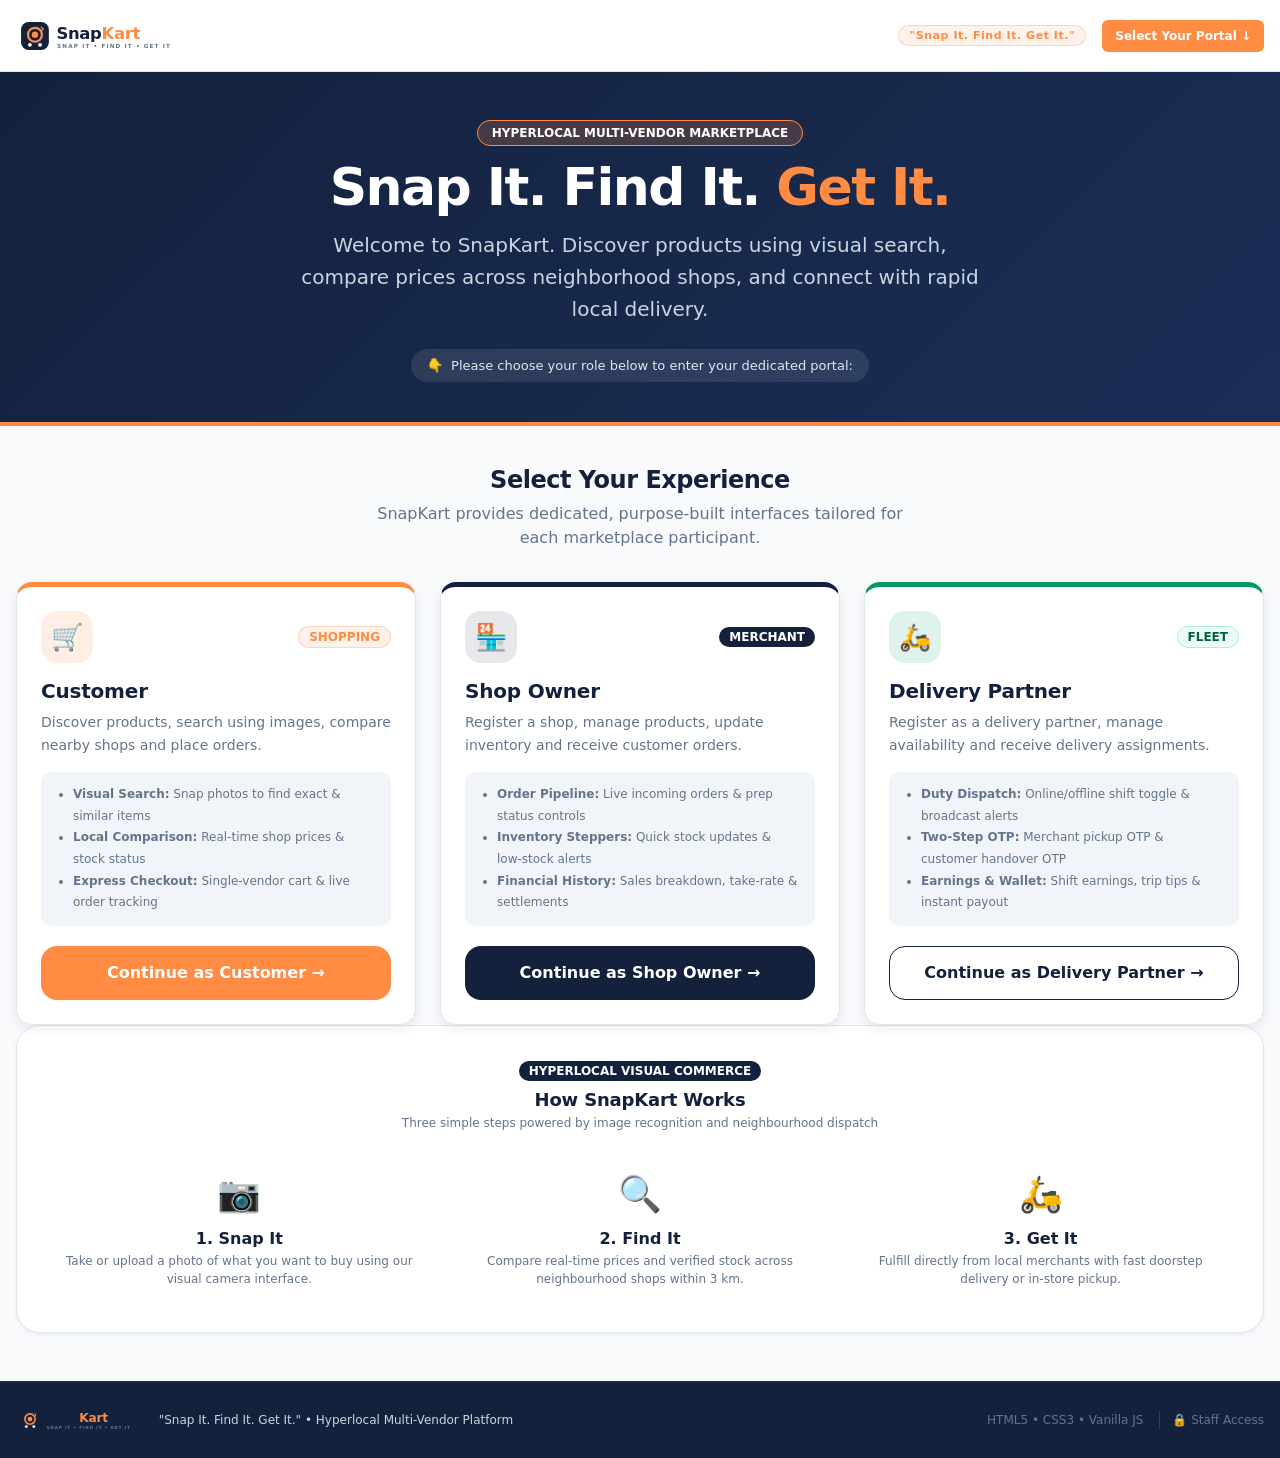
<file: index.html>
<!DOCTYPE html>
<html lang="en">
<head>
  <meta charset="UTF-8">
  <meta name="viewport" content="width=device-width, initial-scale=1.0">
  <title>SnapKart | Hyperlocal Visual-Search Multi-Vendor Marketplace</title>
  
  <!-- Favicon -->
  <link rel="icon" type="image/svg+xml" href="static/images/favicon.svg">
  
  <!-- Design System CSS -->
  <link rel="stylesheet" href="static/css/variables.css">
  <link rel="stylesheet" href="static/css/base.css">
  <link rel="stylesheet" href="static/css/components.css">
</head>
<body style="background: var(--color-bg); min-height: 100vh; display: flex; flex-direction: column;">

  <!-- Main Brand Navbar -->
  <header class="sk-navbar" style="border-bottom: 1px solid var(--color-border); background: var(--color-surface);">
    <div class="container sk-navbar-inner">
      <a href="index.html" class="sk-brand" style="text-decoration: none;">
        <img src="static/images/logo.svg" alt="SnapKart Logo" style="height: 38px;">
      </a>
      <div style="display: flex; align-items: center; gap: var(--space-4);">
        <span class="badge badge-orange" style="font-size: 11px; font-weight: 700; letter-spacing: 0.05em;">
          "Snap It. Find It. Get It."
        </span>
        <a href="#roles" class="btn btn-secondary btn-sm d-none d-md-inline-flex">
          Select Your Portal ↓
        </a>
      </div>
    </div>
  </header>

  <!-- Hero Welcome Section -->
  <header style="background: linear-gradient(135deg, var(--color-primary) 0%, #1A2E56 100%); color: #FFFFFF; padding: var(--space-12) 0 var(--space-10) 0; text-align: center; border-bottom: 4px solid var(--color-secondary); position: relative; overflow: hidden;">
    <div class="container" style="max-width: 860px; position: relative; z-index: 2;">
      <div style="display: inline-block; margin-bottom: var(--space-3);">
        <span class="badge badge-orange" style="background: rgba(255, 140, 66, 0.2); border: 1px solid var(--color-secondary); color: #FFFFFF; font-size: 12px; padding: 0.35rem 0.85rem;">
          HYPERLOCAL MULTI-VENDOR MARKETPLACE
        </span>
      </div>
      <h1 style="color: #FFFFFF; font-size: clamp(2rem, 5vw, 3.25rem); font-weight: 800; line-height: 1.15; margin-bottom: var(--space-3);">
        Snap It. Find It. <span style="color: var(--color-secondary);">Get It.</span>
      </h1>
      <p class="lead" style="color: #CBD5E1; font-size: clamp(1rem, 2.5vw, 1.25rem); max-width: 680px; margin: 0 auto var(--space-6) auto; line-height: 1.6;">
        Welcome to SnapKart. Discover products using visual search, compare prices across neighborhood shops, and connect with rapid local delivery.
      </p>
      <div style="display: inline-flex; align-items: center; gap: 8px; background: rgba(255, 255, 255, 0.1); padding: 0.4rem 1rem; border-radius: var(--radius-full); font-size: 13px; color: #E2E8F0; backdrop-filter: blur(8px);">
        <span>👇</span>
        <span>Please choose your role below to enter your dedicated portal:</span>
      </div>
    </div>
  </header>

  <!-- Three Prominent Role-Selection Cards -->
  <main class="container" id="roles" style="padding-top: var(--space-10); padding-bottom: var(--space-12); flex: 1;">
    
    <div style="text-align: center; margin-bottom: var(--space-8);">
      <h2 style="font-size: var(--font-size-2xl); color: var(--color-primary); margin-bottom: var(--space-2);">
        Select Your Experience
      </h2>
      <p class="text-muted" style="max-width: 540px; margin: 0 auto;">
        SnapKart provides dedicated, purpose-built interfaces tailored for each marketplace participant.
      </p>
    </div>

    <div class="grid-3 mb-10" style="gap: var(--space-6);">
      
      <!-- Card 1: Customer -->
      <div class="card p-6" style="display: flex; flex-direction: column; justify-content: space-between; border-top: 5px solid var(--color-secondary); box-shadow: var(--shadow-md); transition: transform var(--transition-fast), box-shadow var(--transition-fast);">
        <div>
          <div style="display: flex; align-items: center; justify-content: space-between; margin-bottom: var(--space-4);">
            <div style="width: 52px; height: 52px; border-radius: var(--radius-lg); background: rgba(255, 140, 66, 0.15); display: flex; align-items: center; justify-content: center; font-size: 26px;">
              🛒
            </div>
            <span class="badge badge-orange">SHOPPING</span>
          </div>
          
          <h3 style="font-size: var(--font-size-xl); color: var(--color-primary); margin-bottom: var(--space-2);">
            Customer
          </h3>
          
          <p class="text-sm text-muted" style="margin-bottom: var(--space-4); line-height: 1.6;">
            Discover products, search using images, compare nearby shops and place orders.
          </p>

          <div style="background: var(--color-surface-alt); padding: var(--space-3) var(--space-4); border-radius: var(--radius-md); margin-bottom: var(--space-5);">
            <ul class="text-xs text-muted" style="padding-left: 1rem; margin-bottom: 0; line-height: 1.8;">
              <li><strong>Visual Search:</strong> Snap photos to find exact & similar items</li>
              <li><strong>Local Comparison:</strong> Real-time shop prices & stock status</li>
              <li><strong>Express Checkout:</strong> Single-vendor cart & live order tracking</li>
            </ul>
          </div>
        </div>

        <a href="templates/customer/index.html" class="btn btn-secondary btn-lg" style="width: 100%; text-align: center; justify-content: center; font-weight: 700;">
          Continue as Customer →
        </a>
      </div>

      <!-- Card 2: Shop Owner -->
      <div class="card p-6" style="display: flex; flex-direction: column; justify-content: space-between; border-top: 5px solid var(--color-primary); box-shadow: var(--shadow-md); transition: transform var(--transition-fast), box-shadow var(--transition-fast);">
        <div>
          <div style="display: flex; align-items: center; justify-content: space-between; margin-bottom: var(--space-4);">
            <div style="width: 52px; height: 52px; border-radius: var(--radius-lg); background: rgba(20, 33, 61, 0.1); display: flex; align-items: center; justify-content: center; font-size: 26px;">
              🏪
            </div>
            <span class="badge badge-navy">MERCHANT</span>
          </div>
          
          <h3 style="font-size: var(--font-size-xl); color: var(--color-primary); margin-bottom: var(--space-2);">
            Shop Owner
          </h3>
          
          <p class="text-sm text-muted" style="margin-bottom: var(--space-4); line-height: 1.6;">
            Register a shop, manage products, update inventory and receive customer orders.
          </p>

          <div style="background: var(--color-surface-alt); padding: var(--space-3) var(--space-4); border-radius: var(--radius-md); margin-bottom: var(--space-5);">
            <ul class="text-xs text-muted" style="padding-left: 1rem; margin-bottom: 0; line-height: 1.8;">
              <li><strong>Order Pipeline:</strong> Live incoming orders & prep status controls</li>
              <li><strong>Inventory Steppers:</strong> Quick stock updates & low-stock alerts</li>
              <li><strong>Financial History:</strong> Sales breakdown, take-rate & settlements</li>
            </ul>
          </div>
        </div>

        <a href="templates/dealer/index.html" class="btn btn-primary btn-lg" style="width: 100%; text-align: center; justify-content: center; font-weight: 700;">
          Continue as Shop Owner →
        </a>
      </div>

      <!-- Card 3: Delivery Partner -->
      <div class="card p-6" style="display: flex; flex-direction: column; justify-content: space-between; border-top: 5px solid #059669; box-shadow: var(--shadow-md); transition: transform var(--transition-fast), box-shadow var(--transition-fast);">
        <div>
          <div style="display: flex; align-items: center; justify-content: space-between; margin-bottom: var(--space-4);">
            <div style="width: 52px; height: 52px; border-radius: var(--radius-lg); background: rgba(5, 150, 105, 0.12); display: flex; align-items: center; justify-content: center; font-size: 26px;">
              🛵
            </div>
            <span class="badge badge-success">FLEET</span>
          </div>
          
          <h3 style="font-size: var(--font-size-xl); color: var(--color-primary); margin-bottom: var(--space-2);">
            Delivery Partner
          </h3>
          
          <p class="text-sm text-muted" style="margin-bottom: var(--space-4); line-height: 1.6;">
            Register as a delivery partner, manage availability and receive delivery assignments.
          </p>

          <div style="background: var(--color-surface-alt); padding: var(--space-3) var(--space-4); border-radius: var(--radius-md); margin-bottom: var(--space-5);">
            <ul class="text-xs text-muted" style="padding-left: 1rem; margin-bottom: 0; line-height: 1.8;">
              <li><strong>Duty Dispatch:</strong> Online/offline shift toggle & broadcast alerts</li>
              <li><strong>Two-Step OTP:</strong> Merchant pickup OTP & customer handover OTP</li>
              <li><strong>Earnings & Wallet:</strong> Shift earnings, trip tips & instant payout</li>
            </ul>
          </div>
        </div>

        <a href="templates/delivery/index.html" class="btn btn-outline btn-lg" style="width: 100%; text-align: center; justify-content: center; font-weight: 700; border-color: var(--color-primary); color: var(--color-primary);">
          Continue as Delivery Partner →
        </a>
      </div>

    </div>

    <!-- How SnapKart Works Banner -->
    <section style="background: var(--color-surface); border: 1px solid var(--color-border); border-radius: var(--radius-xl); padding: var(--space-8); box-shadow: var(--shadow-sm);">
      <div style="text-align: center; margin-bottom: var(--space-6);">
        <span class="badge badge-navy mb-2">HYPERLOCAL VISUAL COMMERCE</span>
        <h3 style="font-size: var(--font-size-lg); color: var(--color-primary); margin-bottom: 4px;">
          How SnapKart Works
        </h3>
        <p class="text-xs text-muted" style="margin-bottom: 0;">Three simple steps powered by image recognition and neighbourhood dispatch</p>
      </div>

      <div class="grid-3" style="gap: var(--space-5);">
        <div style="text-align: center; padding: var(--space-3);">
          <div style="font-size: 2.2rem; margin-bottom: var(--space-2);">📷</div>
          <h4 style="font-size: var(--font-size-base); color: var(--color-primary); margin-bottom: var(--space-1);">1. Snap It</h4>
          <p class="text-xs text-muted" style="margin-bottom: 0;">Take or upload a photo of what you want to buy using our visual camera interface.</p>
        </div>
        <div style="text-align: center; padding: var(--space-3);">
          <div style="font-size: 2.2rem; margin-bottom: var(--space-2);">🔍</div>
          <h4 style="font-size: var(--font-size-base); color: var(--color-primary); margin-bottom: var(--space-1);">2. Find It</h4>
          <p class="text-xs text-muted" style="margin-bottom: 0;">Compare real-time prices and verified stock across neighbourhood shops within 3 km.</p>
        </div>
        <div style="text-align: center; padding: var(--space-3);">
          <div style="font-size: 2.2rem; margin-bottom: var(--space-2);">🛵</div>
          <h4 style="font-size: var(--font-size-base); color: var(--color-primary); margin-bottom: var(--space-1);">3. Get It</h4>
          <p class="text-xs text-muted" style="margin-bottom: 0;">Fulfill directly from local merchants with fast doorstep delivery or in-store pickup.</p>
        </div>
      </div>
    </section>

  </main>

  <!-- Clean Footer with Discrete Staff Access -->
  <footer style="background: var(--color-primary); color: #94A3B8; padding: var(--space-6) 0; border-top: 1px solid rgba(255,255,255,0.08); margin-top: auto;">
    <div class="container" style="display: flex; align-items: center; justify-content: space-between; flex-wrap: wrap; gap: var(--space-3);">
      <div style="display: flex; align-items: center; gap: var(--space-3);">
        <img src="static/images/logo.svg" alt="SnapKart" style="height: 28px;">
        <span class="text-xs" style="color: #CBD5E1;">"Snap It. Find It. Get It." • Hyperlocal Multi-Vendor Platform</span>
      </div>
      
      <div style="display: flex; align-items: center; gap: var(--space-4);">
        <span class="text-xs" style="color: #64748B;">HTML5 • CSS3 • Vanilla JS</span>
        <!-- Discrete Admin Login Route (Not in public primary navigation) -->
        <a href="templates/admin/login.html" class="text-xs" style="color: #64748B; text-decoration: none; border-left: 1px solid rgba(255,255,255,0.15); padding-left: var(--space-3);" title="Staff & Operations Login">
          🔒 Staff Access
        </a>
      </div>
    </div>
  </footer>

  <div id="toast-container"></div>

  <!-- Scripts -->
  <script src="static/js/app.js"></script>
</body>
</html>
</file>
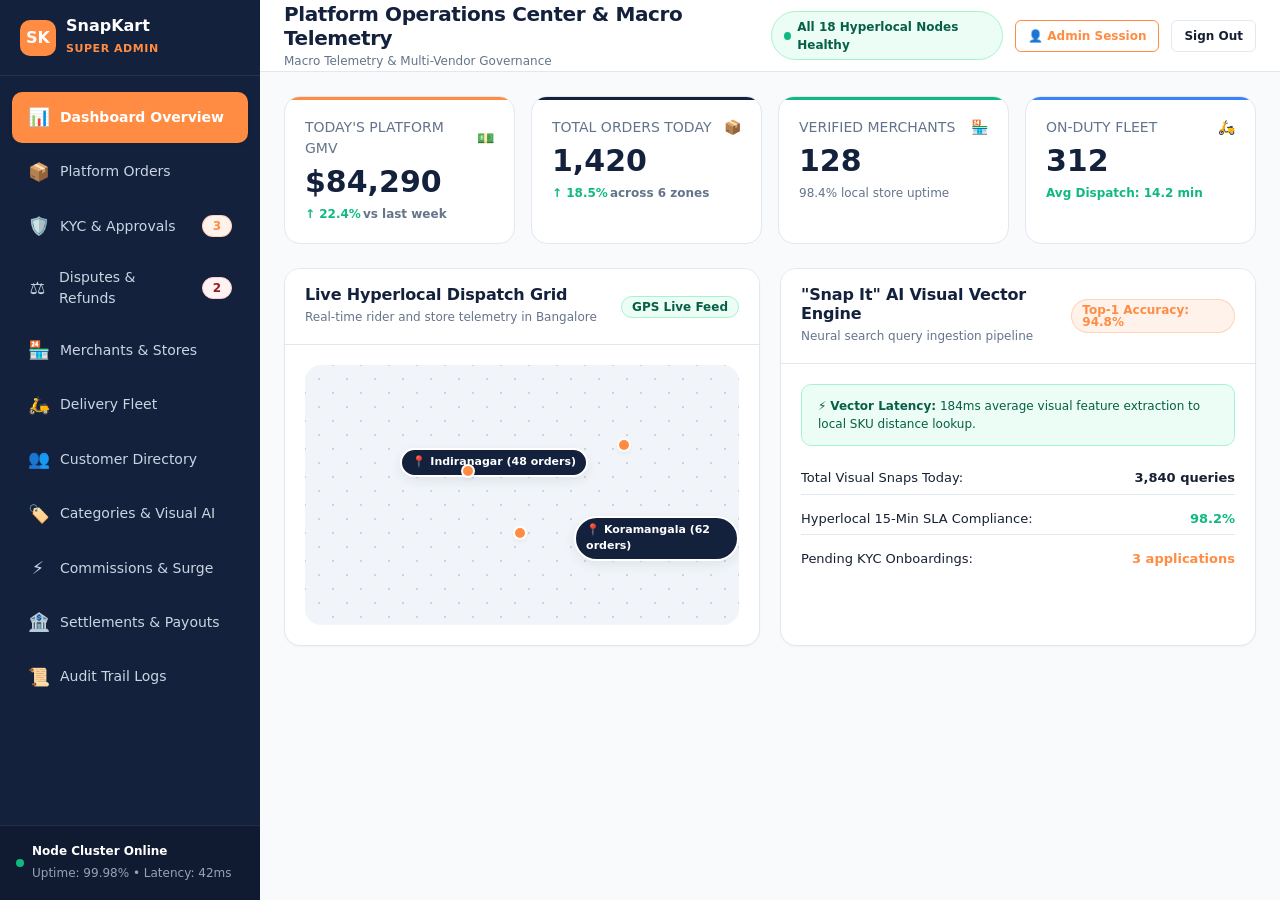
<file: templates/admin/index.html>
<!DOCTYPE html>
<html lang="en">
<head>
  <meta charset="UTF-8">
  <meta name="viewport" content="width=device-width, initial-scale=1.0">
  <title>SnapKart | Platform Admin Operations Console</title>
  
  <!-- Favicon -->
  <link rel="icon" type="image/svg+xml" href="../../static/images/favicon.svg">
  
  <!-- Design System CSS -->
  <link rel="stylesheet" href="../../static/css/variables.css">
  <link rel="stylesheet" href="../../static/css/base.css">
  <link rel="stylesheet" href="../../static/css/components.css">
  <link rel="stylesheet" href="../../static/css/admin.css">
</head>
<body>

  <!-- Portal Layout Shell -->
  <div class="portal-shell">
    
    <!-- Admin Sidebar Navigation -->
    <aside class="portal-sidebar">
      <div style="padding: var(--space-4) var(--space-5); border-bottom: 1px solid rgba(255,255,255,0.08); display:flex; align-items:center; gap:10px;">
        <div style="width:36px; height:36px; border-radius:var(--radius-md); background:var(--color-secondary); display:flex; align-items:center; justify-content:center; font-weight:bold; color:white;">
          SK
        </div>
        <div>
          <h4 style="color:#FFFFFF; font-size:var(--font-size-base); line-height:1.2;">SnapKart</h4>
          <span style="font-size:11px; color:#FF8C42; font-weight:bold; letter-spacing:0.05em;">SUPER ADMIN</span>
        </div>
      </div>

      <ul class="sidebar-nav">
        <li>
          <a href="#" class="sidebar-link active" data-admin-view="dashboard">
            <span class="sidebar-icon">📊</span>
            <span>Dashboard Overview</span>
          </a>
        </li>
        <li>
          <a href="#" class="sidebar-link" data-admin-view="orders">
            <span class="sidebar-icon">📦</span>
            <span>Platform Orders</span>
          </a>
        </li>
        <li>
          <a href="#" class="sidebar-link" data-admin-view="approvals">
            <span class="sidebar-icon">🛡️</span>
            <span>KYC & Approvals</span>
            <span class="badge badge-orange" id="sidebar-kyc-badge" style="margin-left:auto;">3</span>
          </a>
        </li>
        <li>
          <a href="#" class="sidebar-link" data-admin-view="disputes">
            <span class="sidebar-icon">⚖️</span>
            <span>Disputes & Refunds</span>
            <span class="badge badge-danger" id="sidebar-disputes-badge" style="margin-left:auto;">2</span>
          </a>
        </li>
        <li>
          <a href="#" class="sidebar-link" data-admin-view="dealers">
            <span class="sidebar-icon">🏪</span>
            <span>Merchants & Stores</span>
          </a>
        </li>
        <li>
          <a href="#" class="sidebar-link" data-admin-view="riders">
            <span class="sidebar-icon">🛵</span>
            <span>Delivery Fleet</span>
          </a>
        </li>
        <li>
          <a href="#" class="sidebar-link" data-admin-view="customers">
            <span class="sidebar-icon">👥</span>
            <span>Customer Directory</span>
          </a>
        </li>
        <li>
          <a href="#" class="sidebar-link" data-admin-view="catalog">
            <span class="sidebar-icon">🏷️</span>
            <span>Categories & Visual AI</span>
          </a>
        </li>
        <li>
          <a href="#" class="sidebar-link" data-admin-view="commissions">
            <span class="sidebar-icon">⚡</span>
            <span>Commissions & Surge</span>
          </a>
        </li>
        <li>
          <a href="#" class="sidebar-link" data-admin-view="settlements">
            <span class="sidebar-icon">🏦</span>
            <span>Settlements & Payouts</span>
          </a>
        </li>
        <li>
          <a href="#" class="sidebar-link" data-admin-view="audit">
            <span class="sidebar-icon">📜</span>
            <span>Audit Trail Logs</span>
          </a>
        </li>
      </ul>

      <!-- System Health Indicator at bottom of sidebar -->
      <div style="margin-top:auto; padding:var(--space-4); border-top: 1px solid rgba(255,255,255,0.08); background: rgba(0,0,0,0.2);">
        <div style="display:flex; align-items:center; gap:8px;">
          <div class="pulse-dot"></div>
          <div>
            <div style="font-size:12px; font-weight:bold; color:#FFFFFF;">Node Cluster Online</div>
            <span class="text-xs" style="color:#94A3B8;">Uptime: 99.98% • Latency: 42ms</span>
          </div>
        </div>
      </div>
    </aside>

    <!-- Main Content Area -->
    <div class="portal-main">
      
      <!-- Top Header -->
      <header class="portal-header">
        <div style="display:flex; align-items:center; gap:var(--space-4);">
          <button class="btn btn-ghost btn-icon mobile-nav-toggle" data-toggle-sidebar aria-label="Toggle Navigation">
            ☰
          </button>
          <div>
            <h2 style="font-size:var(--font-size-xl); margin-bottom:2px;" id="admin-header-title">Platform Operations Center</h2>
            <p class="text-xs text-muted" style="margin-bottom:0;">Macro Telemetry & Multi-Vendor Governance</p>
          </div>
        </div>

        <div style="display:flex; align-items:center; gap:var(--space-3);">
          <div class="health-status-badge">
            <span class="pulse-dot"></span>
            <span>All 18 Hyperlocal Nodes Healthy</span>
          </div>
          <button class="btn btn-outline-secondary btn-sm" onclick="SnapKart.openModal('admin-login-modal')">
            👤 Admin Session
          </button>
          <a href="login.html" class="btn btn-outline btn-sm" title="Sign out of operations console">
            Sign Out
          </a>
        </div>
      </header>

      <!-- Main Content Injection -->
      <div class="portal-content" id="admin-main-content-area"></div>

    </div>
  </div>

  <!-- Admin Session / Login Simulation Modal -->
  <div class="modal-backdrop" id="admin-login-modal">
    <div class="modal-dialog" style="max-width: 440px;">
      <div class="modal-header">
        <h3 class="modal-title" style="font-size:1.15rem;">Admin Authentication</h3>
        <button class="btn btn-ghost btn-sm" data-close-modal="admin-login-modal">✕</button>
      </div>
      <div class="modal-body">
        <div class="alert alert-info mb-3" style="font-size:12px;">
          <span>🔒 Logged in as <strong>admin@snapkart.internal</strong> with Super Admin permissions.</span>
        </div>
        <div class="form-group">
          <label class="form-label">Admin Role</label>
          <input type="text" class="form-control" value="Root Administrator (Operations)" readonly style="background:#F1F5F9;">
        </div>
        <div class="form-group">
          <label class="form-label">Access Token</label>
          <input type="password" class="form-control" value="••••••••••••••••••••" readonly style="background:#F1F5F9;">
        </div>
      </div>
      <div class="modal-footer">
        <button class="btn btn-secondary btn-sm" data-close-modal="admin-login-modal">Dismiss</button>
      </div>
    </div>
  </div>

  <div id="toast-container"></div>

  <!-- Scripts -->
  <script src="../../static/js/app.js"></script>
  <script src="../../static/js/admin-data.js"></script>
  <script src="../../static/js/admin.js"></script>
</body>
</html>
</file>
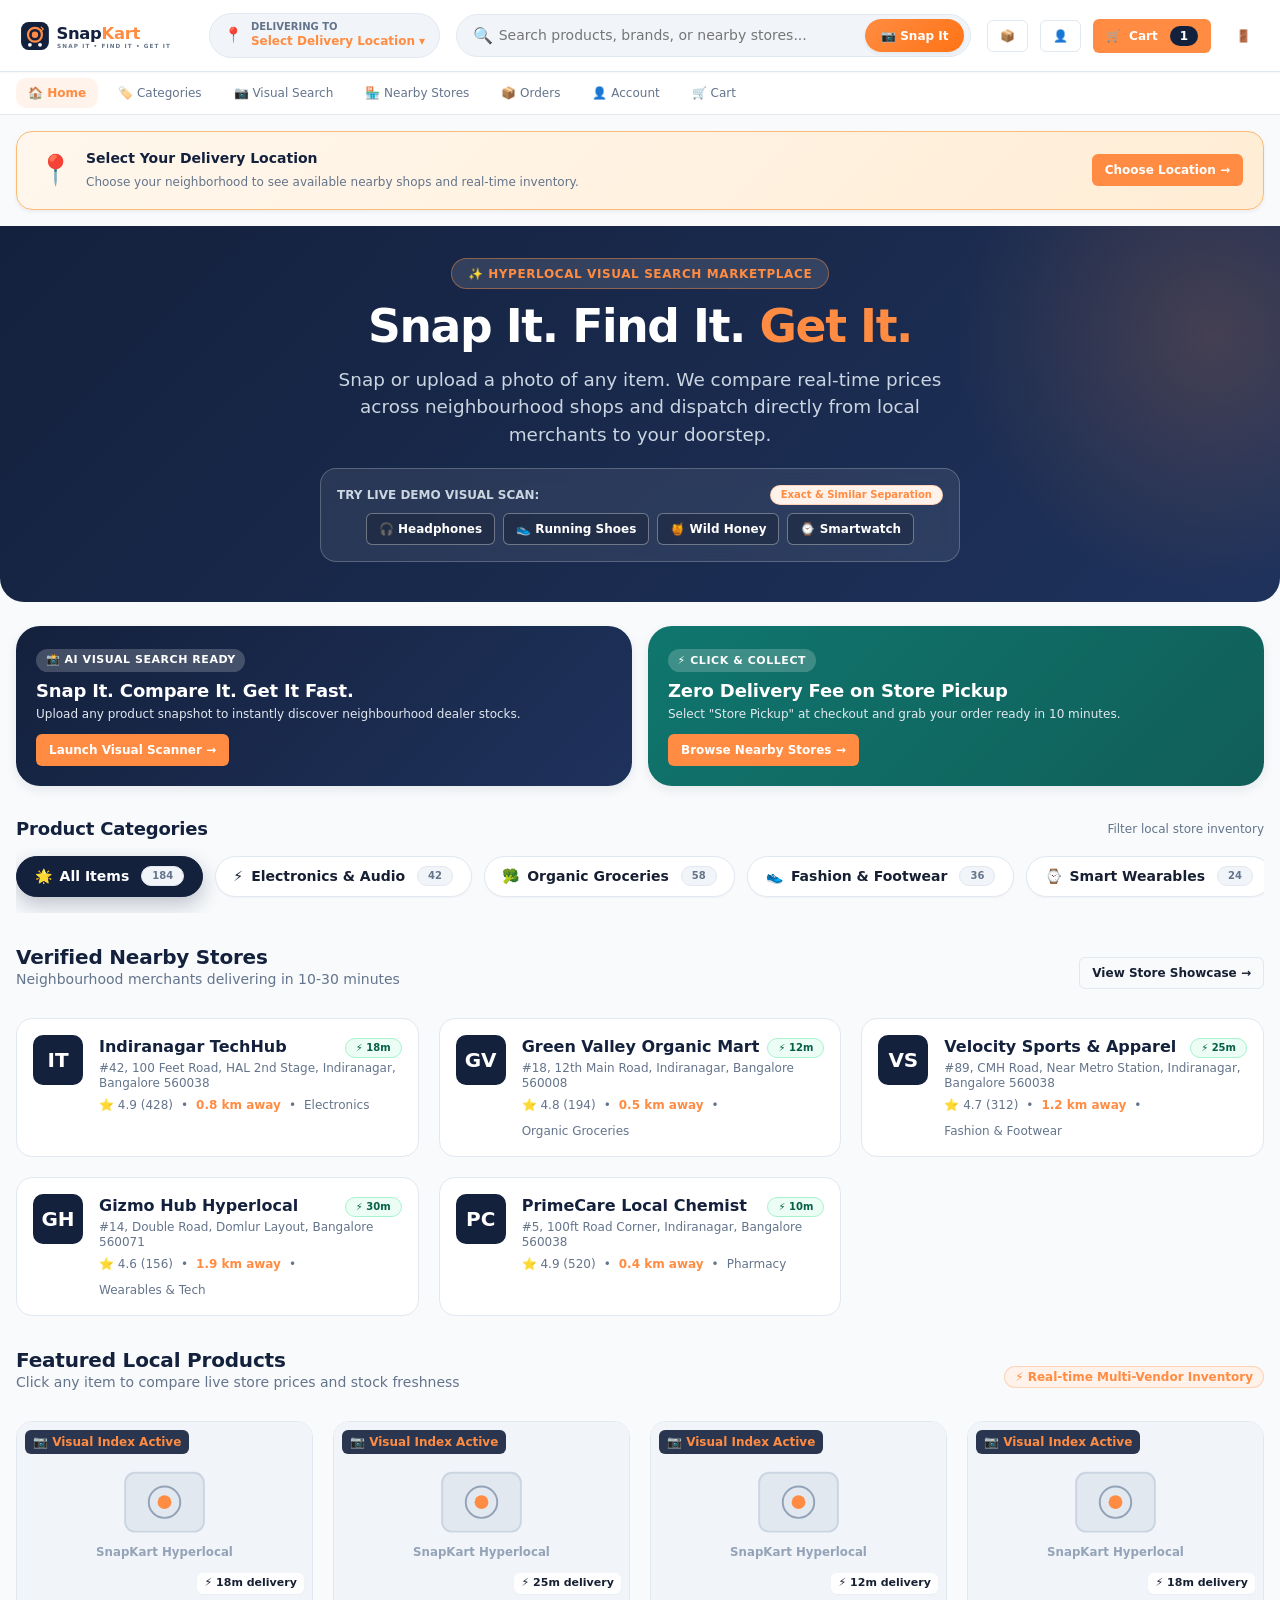
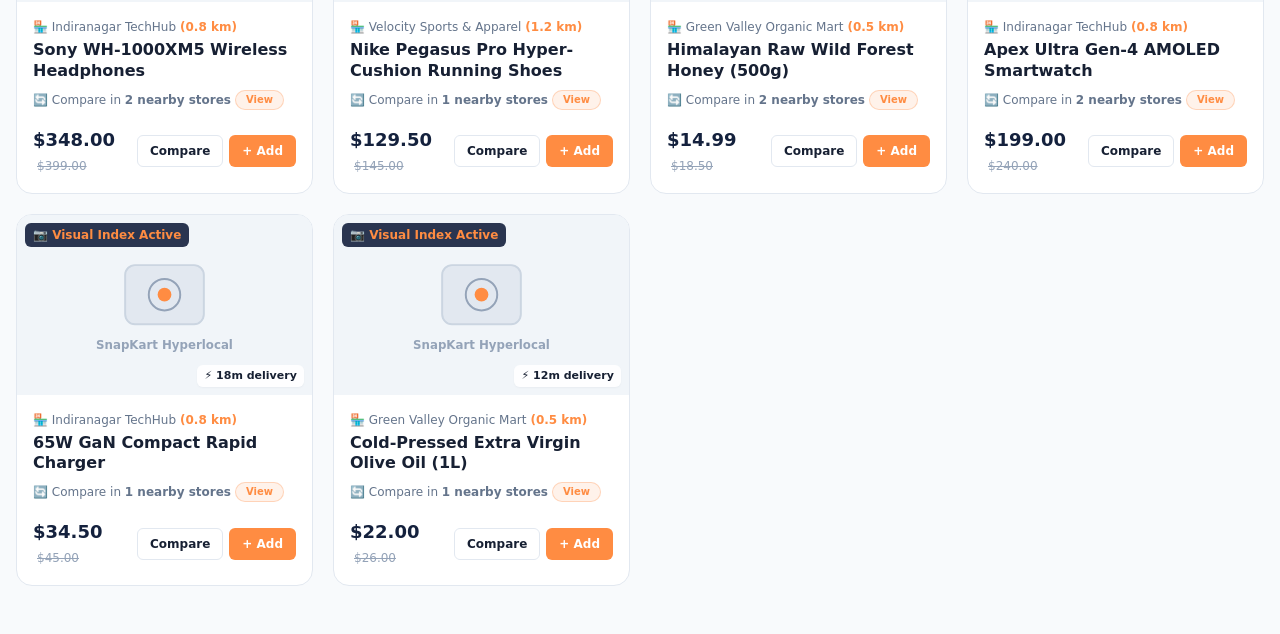
<file: templates/customer/index.html>
<!DOCTYPE html>
<html lang="en">
<head>
  <meta charset="UTF-8">
  <meta name="viewport" content="width=device-width, initial-scale=1.0">
  <title>SnapKart | Hyperlocal Visual-Search Marketplace</title>
  
  <!-- Favicon -->
  <link rel="icon" type="image/svg+xml" href="../../static/images/favicon.svg">
  
  <!-- Design System CSS -->
  <link rel="stylesheet" href="../../static/css/variables.css">
  <link rel="stylesheet" href="../../static/css/base.css">
  <link rel="stylesheet" href="../../static/css/components.css">
  <link rel="stylesheet" href="../../static/css/customer.css">
</head>
<body>

  <!-- Main Customer Navbar -->
  <header class="sk-navbar">
    <div class="container sk-navbar-inner">
      <!-- Brand Logo -->
      <a href="index.html" class="sk-brand" title="SnapKart Customer Marketplace">
        <img src="../../static/images/logo.svg" alt="SnapKart Logo">
      </a>

      <!-- Hyperlocal Location Selector Pill -->
      <div class="location-pill" onclick="SnapKart.openModal('location-modal')" title="Select delivery location">
        <span style="color:var(--color-secondary); font-size:15px;">📍</span>
        <div>
          <span style="display:block; font-size:10px; color:var(--color-text-muted); line-height:1; font-weight:bold;">DELIVERING TO</span>
          <span id="navbar-location-text" style="font-size:12px;"><span style="color:var(--color-secondary); font-weight:700;">Select Delivery Location ▾</span></span>
        </div>
      </div>

      <!-- Live Search Bar with Visual Search Camera Shutter -->
      <div class="visual-search-wrapper">
        <div class="search-input-group">
          <span style="color:var(--color-text-subtle); margin-right:6px;">🔍</span>
          <input type="text" id="marketplace-search-input" placeholder="Search products, brands, or nearby stores...">
          <button type="button" class="snap-btn" onclick="SnapKart.openModal('visual-search-modal'); SnapSearch.startCamera();" title="Search with Camera or Photo">
            <span>📷</span>
            <span>Snap It</span>
          </button>
        </div>
      </div>

      <!-- Nav Actions (Desktop) -->
      <div style="display:flex; align-items:center; gap:var(--space-3);">
        <button class="btn btn-outline btn-sm" onclick="CustomerUI.openAccountModal('orders')" title="View past orders">
          📦 <span class="d-none d-md-inline">Orders</span>
        </button>

        <button class="btn btn-outline btn-sm" onclick="CustomerUI.openAccountModal('profile')" title="My Account">
          👤 <span id="nav-user-name" class="d-none d-md-inline">Priya Sharma</span>
        </button>
        
        <!-- Cart Trigger Button -->
        <button class="btn btn-secondary btn-sm" onclick="SnapKart.openDrawer('cart-drawer')" style="position:relative;">
          🛒 <span>Cart</span>
          <span id="cart-count-badge" class="badge badge-navy" style="margin-left:4px;">1</span>
        </button>

        <!-- Exit / Switch Role -->
        <a href="../../index.html" class="btn btn-ghost btn-sm" title="Exit to Role Selection" style="color:var(--color-text-muted);">
          🚪 <span class="d-none d-md-inline">Exit</span>
        </a>
      </div>
    </div>
  </header>

  <!-- Customer Portal Dedicated Navigation Bar -->
  <nav class="customer-subnav" aria-label="Customer Navigation">
    <div class="container customer-subnav-inner">
      <a href="index.html" class="cust-nav-link active">🏠 Home</a>
      <a href="#categories-section" class="cust-nav-link">🏷️ Categories</a>
      <a href="visual-search.html" class="cust-nav-link">📷 Visual Search</a>
      <a href="#shops-section" class="cust-nav-link">🏪 Nearby Stores</a>
      <a href="account.html" class="cust-nav-link" onclick="CustomerUI.openAccountModal('orders'); return false;">📦 Orders</a>
      <a href="account.html" class="cust-nav-link">👤 Account</a>
      <button type="button" class="cust-nav-link" onclick="SnapKart.openDrawer('cart-drawer')">🛒 Cart</button>
    </div>
  </nav>

  <!-- Location Prompt Banner (shown when location not yet chosen) -->
  <div class="container" id="location-prompt-banner" style="display:none;">
    <div class="location-prompt-card">
      <div style="display:flex; align-items:center; gap:var(--space-3);">
        <div style="font-size:1.85rem; line-height:1;">📍</div>
        <div>
          <strong style="color:var(--color-primary); font-size:var(--font-size-sm); display:block;">Select Your Delivery Location</strong>
          <span class="text-xs text-muted">Choose your neighborhood to see available nearby shops and real-time inventory.</span>
        </div>
      </div>
      <button class="btn btn-secondary btn-sm" onclick="SnapKart.openModal('location-modal')">Choose Location →</button>
    </div>
  </div>

  <!-- Hero Banner with Visual Search Accent -->
  <section class="customer-hero">
    <div class="container">
      <div class="hero-content">
        <div class="hero-tagline-badge">
          ✨ HYPERLOCAL VISUAL SEARCH MARKETPLACE
        </div>
        <h1 class="hero-title">
          Snap It. Find It. <span>Get It.</span>
        </h1>
        <p class="hero-subtitle">
          Snap or upload a photo of any item. We compare real-time prices across neighbourhood shops and dispatch directly from local merchants to your doorstep.
        </p>

        <!-- Quick Visual Search Trigger Pill Box -->
        <div style="background: rgba(255,255,255,0.08); border: 1px solid rgba(255,255,255,0.22); border-radius: var(--radius-lg); padding: var(--space-4); backdrop-filter: blur(8px); display: inline-block; max-width: 640px; width: 100%;">
          <div style="display:flex; align-items:center; justify-content:space-between; margin-bottom: 8px;">
            <span class="text-xs font-semibold" style="color:#CBD5E1;">TRY LIVE DEMO VISUAL SCAN:</span>
            <span class="badge badge-orange" style="font-size:10px;">Exact & Similar Separation</span>
          </div>
          <div style="display:flex; gap:8px; flex-wrap:wrap; justify-content:center;">
            <button class="btn btn-sm btn-outline" style="color:#FFFFFF; border-color:rgba(255,255,255,0.35); background:rgba(0,0,0,0.2);" onclick="SnapKart.openModal('visual-search-modal'); SnapSearch.runRecognitionAnalysis('headphones');">
              🎧 Headphones
            </button>
            <button class="btn btn-sm btn-outline" style="color:#FFFFFF; border-color:rgba(255,255,255,0.35); background:rgba(0,0,0,0.2);" onclick="SnapKart.openModal('visual-search-modal'); SnapSearch.runRecognitionAnalysis('sneakers');">
              👟 Running Shoes
            </button>
            <button class="btn btn-sm btn-outline" style="color:#FFFFFF; border-color:rgba(255,255,255,0.35); background:rgba(0,0,0,0.2);" onclick="SnapKart.openModal('visual-search-modal'); SnapSearch.runRecognitionAnalysis('honey');">
              🍯 Wild Honey
            </button>
            <button class="btn btn-sm btn-outline" style="color:#FFFFFF; border-color:rgba(255,255,255,0.35); background:rgba(0,0,0,0.2);" onclick="SnapKart.openModal('visual-search-modal'); SnapSearch.runRecognitionAnalysis('smartwatch');">
              ⌚ Smartwatch
            </button>
          </div>
        </div>
      </div>
    </div>
  </section>

  <!-- Main Marketplace Content -->
  <main class="container" style="padding-top: var(--space-6); padding-bottom: var(--space-12);">
    
    <!-- Promotional Banners Strip -->
    <section class="promo-banner-strip" id="promo-banner-strip"></section>

    <!-- Category Filter Strip -->
    <section style="margin-bottom: var(--space-8);">
      <div style="display:flex; align-items:center; justify-content:space-between; margin-bottom: var(--space-2);">
        <h3 style="font-size: var(--font-size-lg);">Product Categories</h3>
        <span class="text-xs text-muted">Filter local store inventory</span>
      </div>
      <div class="category-strip" id="category-strip"></div>
    </section>

    <!-- Verified Nearby Stores Spotlight -->
    <section id="nearby-shops-section" style="margin-bottom: var(--space-8);">
      <div style="display:flex; align-items:center; justify-content:space-between; margin-bottom: var(--space-4);">
        <div>
          <h3>Verified Nearby Stores</h3>
          <p class="text-sm text-muted">Neighbourhood merchants delivering in 10-30 minutes</p>
        </div>
        <a href="shop-detail.html" class="btn btn-outline btn-sm">View Store Showcase →</a>
      </div>

      <div class="grid-3" id="nearby-shops-grid"></div>
    </section>

    <!-- Hyperlocal Products Grid with Multi-Shop Compare Hints -->
    <section>
      <div style="display:flex; align-items:center; justify-content:space-between; margin-bottom: var(--space-4);">
        <div>
          <h3>Featured Local Products</h3>
          <p class="text-sm text-muted">Click any item to compare live store prices and stock freshness</p>
        </div>
        <span class="badge badge-orange">⚡ Real-time Multi-Vendor Inventory</span>
      </div>

      <div class="grid-4" id="products-grid"></div>
    </section>
  </main>

  <!-- =========================================================================
       1. Visual Search Modal with Live Camera & Demonstration Notice
       ========================================================================= -->
  <div class="modal-backdrop" id="visual-search-modal">
    <div class="modal-dialog" style="max-width: 680px;">
      <div class="modal-header">
        <div style="display:flex; align-items:center; gap:8px;">
          <span style="font-size:22px;">📷</span>
          <div>
            <h3 class="modal-title" style="font-size:1.15rem;">Snap It Visual Search</h3>
            <span class="text-xs text-muted">Snap or upload a photo to find exact local stock</span>
          </div>
        </div>
        <button class="btn btn-ghost btn-sm" data-close-modal="visual-search-modal" onclick="SnapSearch.stopCamera()">✕</button>
      </div>

      <div class="modal-body">
        <!-- Live Camera Stream Viewfinder -->
        <div class="camera-viewfinder-box" id="camera-viewfinder">
          <video id="camera-video-stream" class="camera-video-feed" playsinline style="display:none;"></video>
          <canvas id="camera-capture-canvas" style="display:none;"></canvas>
          
          <div class="camera-overlay-frame">
            <div class="camera-scanner-laser"></div>
          </div>

          <!-- Fallback message / instructions -->
          <div id="camera-fallback-msg" style="padding:1.5rem; text-align:center;">
            <div style="font-size: 2.75rem; margin-bottom: 8px;">📸</div>
            <h4 style="color:#FFFFFF; margin-bottom:4px;">Position product inside frame</h4>
            <p class="text-xs" style="color:#CBD5E1; margin-bottom:12px;">Point camera or upload a saved snapshot below.</p>
            <button class="btn btn-secondary btn-sm" onclick="SnapSearch.startCamera()">Activate Camera</button>
          </div>

          <!-- Shutter bar -->
          <div class="camera-controls-bar">
            <button class="shutter-btn" onclick="SnapSearch.captureSnapshot()" title="Capture Snapshot">
              <span style="font-size:20px;">📸</span>
            </button>
          </div>
        </div>

        <!-- File Upload Dropzone -->
        <div class="snap-modal-viewfinder mt-3" id="snap-dropzone" onclick="document.getElementById('snap-file-input').click()">
          <div class="text-xs text-muted" style="margin-bottom:6px;">Or drag & drop photo here / choose from device:</div>
          <input type="file" id="snap-file-input" style="display:none;" accept="image/*" onchange="SnapSearch.handleImageFile(this.files[0])">
          <button type="button" class="btn btn-outline btn-sm" onclick="event.stopPropagation(); document.getElementById('snap-file-input').click()">
            Upload Image
          </button>
          <img id="uploaded-preview-img" style="display:none; max-height:80px; margin:8px auto; border-radius:var(--radius-sm);" alt="Preview">
        </div>

        <!-- Scanner Processing & Results Container -->
        <div id="snap-scanner-view" style="margin-top: 1rem;"></div>
        <div id="snap-results-view"></div>

        <!-- Sample Demonstration Queries -->
        <div style="margin-top: 1.5rem; padding-top: 1rem; border-top: 1px solid var(--color-border);">
          <div style="display:flex; align-items:center; justify-content:space-between; margin-bottom: 8px;">
            <span class="text-xs font-semibold text-muted">TEST SAMPLE DEMO QUERIES:</span>
            <span class="badge badge-orange" style="font-size:10px;">Simulation Mode</span>
          </div>
          <div class="snap-sample-pills">
            <button class="sample-snap-btn" onclick="SnapSearch.runRecognitionAnalysis('headphones')">🎧 Sony XM5 Headphones</button>
            <button class="sample-snap-btn" onclick="SnapSearch.runRecognitionAnalysis('sneakers')">👟 Running Sneakers</button>
            <button class="sample-snap-btn" onclick="SnapSearch.runRecognitionAnalysis('honey')">🍯 Organic Raw Honey</button>
            <button class="sample-snap-btn" onclick="SnapSearch.runRecognitionAnalysis('smartwatch')">⌚ AMOLED Smartwatch</button>
          </div>
        </div>
      </div>

      <div class="modal-footer">
        <a href="visual-search.html" class="btn btn-outline btn-sm">Open Dedicated Visual Studio →</a>
        <button class="btn btn-secondary btn-sm" data-close-modal="visual-search-modal" onclick="SnapSearch.stopCamera()">Close</button>
      </div>
    </div>
  </div>

  <!-- =========================================================================
       2. Product Details & Multi-Shop Comparison Modal
       ========================================================================= -->
  <div class="modal-backdrop" id="product-detail-modal">
    <div class="modal-dialog" style="max-width: 640px;">
      <div class="modal-header">
        <h3 class="modal-title" style="font-size:1.15rem;">Product & Multi-Shop Comparison</h3>
        <button class="btn btn-ghost btn-sm" data-close-modal="product-detail-modal">✕</button>
      </div>
      <div class="modal-body" id="product-detail-modal-body"></div>
      <div class="modal-footer">
        <button class="btn btn-outline btn-sm" data-close-modal="product-detail-modal">Close</button>
      </div>
    </div>
  </div>

  <!-- =========================================================================
       3. Shop Details & Map Placeholder Modal
       ========================================================================= -->
  <div class="modal-backdrop" id="shop-detail-modal">
    <div class="modal-dialog" style="max-width: 620px;">
      <div class="modal-header">
        <h3 class="modal-title" style="font-size:1.15rem;">Local Merchant Showcase</h3>
        <button class="btn btn-ghost btn-sm" data-close-modal="shop-detail-modal">✕</button>
      </div>
      <div class="modal-body" id="shop-detail-modal-body"></div>
      <div class="modal-footer">
        <button class="btn btn-outline btn-sm" data-close-modal="shop-detail-modal">Close</button>
      </div>
    </div>
  </div>

  <!-- =========================================================================
       4. Location Hub Selector Modal
       ========================================================================= -->
  <div class="modal-backdrop" id="location-modal">
    <div class="modal-dialog">
      <div class="modal-header">
        <h3 class="modal-title">Select Hyperlocal Hub</h3>
        <button class="btn btn-ghost btn-sm" data-close-modal="location-modal">✕</button>
      </div>
      <div class="modal-body">
        <p class="text-sm text-muted mb-3">SnapKart connects you to neighbourhood stores within 3.0 km of your selected area.</p>
        <div id="location-options-list"></div>
      </div>
      <div class="modal-footer">
        <button class="btn btn-outline btn-sm" data-close-modal="location-modal">Cancel</button>
      </div>
    </div>
  </div>

  <!-- =========================================================================
       5. Single-Shop Constraint Conflict Modal
       ========================================================================= -->
  <div class="modal-backdrop" id="shop-conflict-modal">
    <div class="modal-dialog">
      <div class="modal-header" style="border-bottom-color:#FECACA; background:#FEF2F2;">
        <div style="display:flex; align-items:center; gap:8px;">
          <span style="font-size:22px;">⚠️</span>
          <h3 class="modal-title" style="color:var(--color-danger); font-size:1.1rem;">Single-Shop Checkout Rule</h3>
        </div>
        <button class="btn btn-ghost btn-sm" onclick="CustomerStore.cancelShopSwitch()">✕</button>
      </div>
      <div class="modal-body">
        <p style="font-size:var(--font-size-sm); margin-bottom:12px;">
          Your cart currently has items from: <strong id="conflict-current-shop" style="color:var(--color-primary);">Indiranagar TechHub</strong>.
        </p>
        <p class="text-sm text-muted" style="margin-bottom:12px;">
          To guarantee 15-minute express delivery, SnapKart orders are dispatched from <strong>one shop per checkout</strong>.
        </p>
        <div class="alert alert-warning" style="font-size:12px; margin-bottom:0;">
          Would you like to clear your existing cart and start a new order from <strong id="conflict-new-shop">Velocity Sports</strong>?
        </div>
      </div>
      <div class="modal-footer">
        <button class="btn btn-outline btn-sm" onclick="CustomerStore.cancelShopSwitch()">Keep Current Cart</button>
        <button class="btn btn-danger btn-sm" onclick="CustomerStore.confirmShopSwitch()">Clear & Switch Store</button>
      </div>
    </div>
  </div>

  <!-- =========================================================================
       6. Checkout Modal (Delivery vs Pickup, Address & Order Placement)
       ========================================================================= -->
  <div class="modal-backdrop" id="checkout-modal">
    <div class="modal-dialog" style="max-width: 580px;">
      <div class="modal-header">
        <h3 class="modal-title" style="font-size:1.15rem;">Express Checkout</h3>
        <button class="btn btn-ghost btn-sm" data-close-modal="checkout-modal">✕</button>
      </div>
      <div class="modal-body" id="checkout-modal-body"></div>
      <div class="modal-footer">
        <button class="btn btn-outline btn-sm" data-close-modal="checkout-modal">Cancel</button>
        <button class="btn btn-secondary btn-sm" onclick="CustomerUI.confirmOrderPlacement()">
          ⚡ Confirm & Place Order
        </button>
      </div>
    </div>
  </div>

  <!-- =========================================================================
       7. Add Address Modal
       ========================================================================= -->
  <div class="modal-backdrop" id="add-address-modal">
    <div class="modal-dialog">
      <div class="modal-header">
        <h3 class="modal-title" style="font-size:1.15rem;">Add New Address</h3>
        <button class="btn btn-ghost btn-sm" data-close-modal="add-address-modal">✕</button>
      </div>
      <form onsubmit="event.preventDefault(); CustomerStore.addAddress({ label: document.getElementById('new-addr-label').value, line1: document.getElementById('new-addr-line1').value, city: document.getElementById('new-addr-city').value, pincode: document.getElementById('new-addr-pincode').value }); SnapKart.closeModal('add-address-modal');">
        <div class="modal-body">
          <div class="form-group">
            <label class="form-label">Address Type</label>
            <select class="form-select" id="new-addr-label">
              <option value="Home">Home 🏠</option>
              <option value="Office">Office 💼</option>
              <option value="Other">Other 📍</option>
            </select>
          </div>
          <div class="form-group">
            <label class="form-label">House / Flat / Street Details</label>
            <input type="text" class="form-control" id="new-addr-line1" required placeholder="e.g. Apt 4B, Silver Oak, 12th Main">
          </div>
          <div class="grid-2">
            <div class="form-group">
              <label class="form-label">Area & City</label>
              <input type="text" class="form-control" id="new-addr-city" required value="Indiranagar, Bangalore">
            </div>
            <div class="form-group">
              <label class="form-label">Postal Code</label>
              <input type="text" class="form-control" id="new-addr-pincode" required value="560038">
            </div>
          </div>
        </div>
        <div class="modal-footer">
          <button type="button" class="btn btn-outline btn-sm" data-close-modal="add-address-modal">Cancel</button>
          <button type="submit" class="btn btn-secondary btn-sm">Save Address</button>
        </div>
      </form>
    </div>
  </div>

  <!-- =========================================================================
       8. Customer Account & Order History Modal
       ========================================================================= -->
  <div class="modal-backdrop" id="account-modal">
    <div class="modal-dialog" style="max-width: 620px;">
      <div class="modal-header">
        <h3 class="modal-title" style="font-size:1.15rem;">Customer Account Portal</h3>
        <button class="btn btn-ghost btn-sm" data-close-modal="account-modal">✕</button>
      </div>
      <div class="modal-body">
        <div class="account-tabs">
          <button class="account-tab-btn active" data-tab="orders" onclick="CustomerUI.switchAccountTab('orders')">📦 Past & Active Orders</button>
          <button class="account-tab-btn" data-tab="addresses" onclick="CustomerUI.switchAccountTab('addresses')">📍 Saved Addresses</button>
          <button class="account-tab-btn" data-tab="profile" onclick="CustomerUI.switchAccountTab('profile')">👤 Profile Details</button>
        </div>
        <div id="account-tab-content"></div>
      </div>
      <div class="modal-footer">
        <a href="account.html" class="btn btn-outline btn-sm">Open Dedicated Account Page →</a>
        <button class="btn btn-secondary btn-sm" data-close-modal="account-modal">Close</button>
      </div>
    </div>
  </div>

  <!-- =========================================================================
       9. Live Order Tracker Modal (Interactive Timeline)
       ========================================================================= -->
  <div class="modal-backdrop" id="order-tracker-modal">
    <div class="modal-dialog">
      <div class="modal-header">
        <h3 class="modal-title" style="font-size:1.15rem;">Live Order Tracking</h3>
        <button class="btn btn-ghost btn-sm" data-close-modal="order-tracker-modal">✕</button>
      </div>
      <div class="modal-body" id="order-tracker-modal-body"></div>
      <div class="modal-footer">
        <button class="btn btn-outline btn-sm" onclick="SnapKart.showToast('Calling local support (+91 80 4000 8899)...', 'info')">Need Help?</button>
        <button class="btn btn-secondary btn-sm" data-close-modal="order-tracker-modal">Done</button>
      </div>
    </div>
  </div>

  <!-- =========================================================================
       10. Cart Slide-Over Drawer
       ========================================================================= -->
  <div class="drawer-backdrop" id="cart-drawer">
    <div class="drawer">
      <div class="drawer-header">
        <div style="display:flex; align-items:center; gap:8px;">
          <span style="font-size:20px;">🛒</span>
          <h3 style="font-size:1.15rem; color:var(--color-primary);">Hyperlocal Cart</h3>
        </div>
        <button class="btn btn-ghost btn-sm" data-close-drawer="cart-drawer">✕</button>
      </div>

      <div class="drawer-body" id="drawer-cart-items"></div>

      <div class="drawer-footer">
        <div style="display:flex; justify-content:space-between; margin-bottom:4px; font-size:var(--font-size-xs); color:var(--color-text-muted);">
          <span>Items Subtotal:</span>
          <span id="cart-subtotal" style="font-weight:700; color:var(--color-text);">$0.00</span>
        </div>
        <div style="display:flex; justify-content:space-between; margin-bottom:4px; font-size:var(--font-size-xs); color:var(--color-text-muted);">
          <span>Fulfillment Fee:</span>
          <span id="cart-delivery-fee" style="font-weight:700; color:var(--color-success);">$0.00</span>
        </div>
        <div style="display:flex; justify-content:space-between; margin-bottom:8px; font-size:var(--font-size-xs); color:var(--color-text-muted);">
          <span>Local Taxes (5%):</span>
          <span id="cart-tax" style="font-weight:700; color:var(--color-text);">$0.00</span>
        </div>
        <div style="display:flex; justify-content:space-between; margin-bottom:12px; font-size:var(--font-size-lg); font-weight:800; color:var(--color-primary); border-top:1px dashed var(--color-border); padding-top:8px;">
          <span>Total:</span>
          <span id="cart-total">$0.00</span>
        </div>

        <button class="btn btn-secondary" style="width:100%;" onclick="CustomerUI.openCheckoutModal()">
          ⚡ Proceed to Checkout →
        </button>
      </div>
    </div>
  </div>

  <!-- =========================================================================
       11. Mobile Bottom Sticky Navigation Bar
       ========================================================================= -->
  <nav class="mobile-bottom-nav" aria-label="Mobile Navigation">
    <a href="index.html" class="bottom-nav-item active">
      <span class="bottom-nav-icon">🏠</span>
      <span class="bottom-nav-label">Home</span>
    </a>
    <button class="bottom-nav-item" onclick="SnapKart.openModal('location-modal')">
      <span class="bottom-nav-icon">📍</span>
      <span class="bottom-nav-label">Hub</span>
    </button>
    <button class="bottom-nav-item" onclick="SnapKart.openModal('visual-search-modal'); SnapSearch.startCamera();">
      <div class="bottom-nav-snap-highlight">
        <span style="font-size:20px; line-height:1;">📷</span>
      </div>
      <span class="bottom-nav-label" style="font-weight:800; color:var(--color-secondary);">Snap</span>
    </button>
    <button class="bottom-nav-item" onclick="CustomerUI.openAccountModal('orders')">
      <span class="bottom-nav-icon">📦</span>
      <span class="bottom-nav-label">Orders</span>
    </button>
    <button class="bottom-nav-item" onclick="SnapKart.openDrawer('cart-drawer')">
      <span class="bottom-nav-icon">🛒</span>
      <span class="bottom-nav-label">Cart</span>
      <span id="mobile-cart-badge" class="badge badge-navy" style="position:absolute; top:2px; right:14px; font-size:9px; padding:2px 5px;">1</span>
    </button>
  </nav>

  <!-- Toast Notification Container -->
  <div id="toast-container"></div>

  <!-- Scripts -->
  <script src="../../static/js/app.js"></script>
  <script src="../../static/js/sample-data.js"></script>
  <script src="../../static/js/customer-store.js"></script>
  <script src="../../static/js/visual-search.js"></script>
  <script src="../../static/js/customer.js"></script>
</body>
</html>
</file>
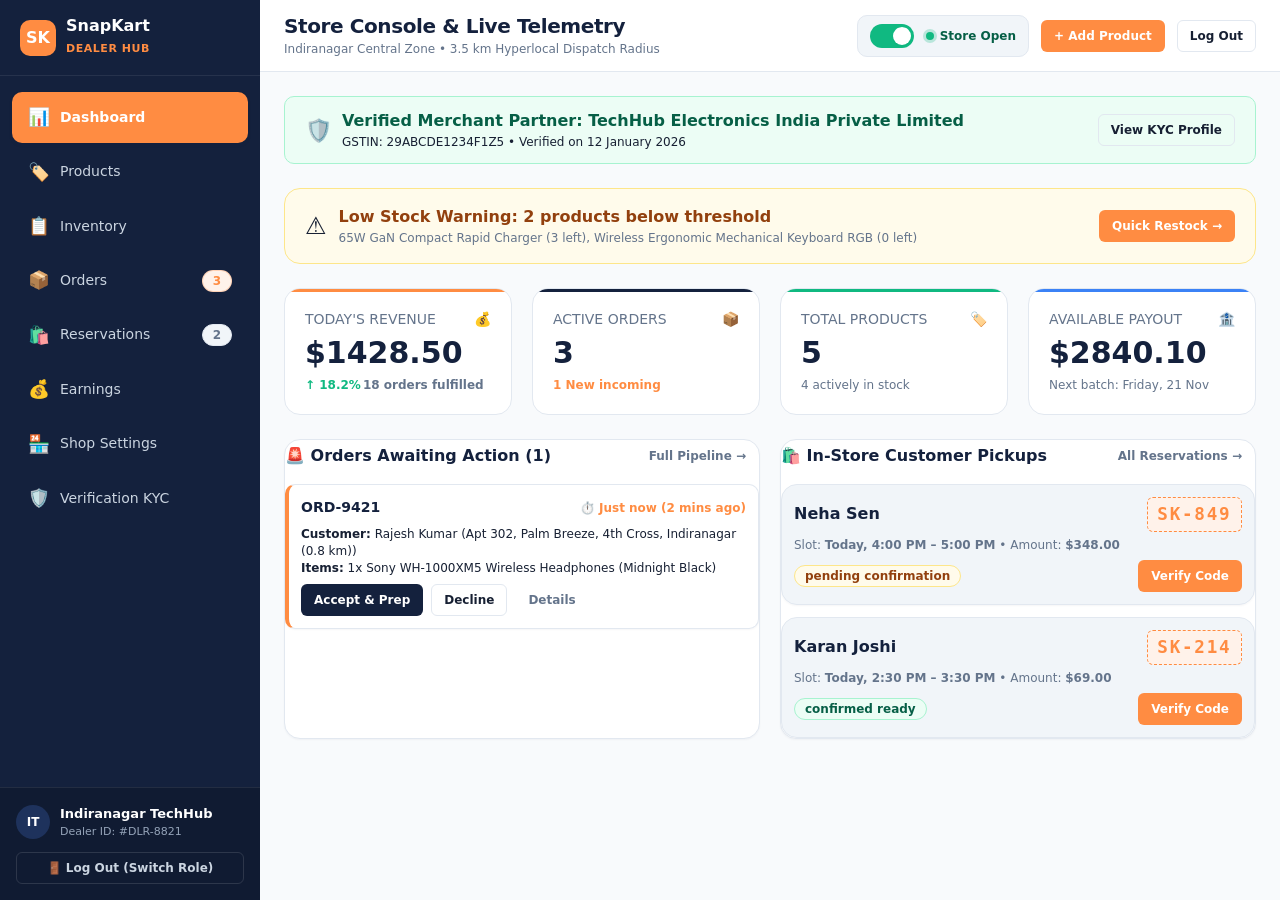
<file: templates/dealer/index.html>
<!DOCTYPE html>
<html lang="en">
<head>
  <meta charset="UTF-8">
  <meta name="viewport" content="width=device-width, initial-scale=1.0">
  <title>SnapKart | Dealer & Shop Owner Console</title>
  
  <!-- Favicon -->
  <link rel="icon" type="image/svg+xml" href="../../static/images/favicon.svg">
  
  <!-- Design System CSS -->
  <link rel="stylesheet" href="../../static/css/variables.css">
  <link rel="stylesheet" href="../../static/css/base.css">
  <link rel="stylesheet" href="../../static/css/components.css">
  <link rel="stylesheet" href="../../static/css/dealer.css">
</head>
<body>

  <!-- Portal Layout Shell -->
  <div class="portal-shell">
    
    <!-- Left Navigation Sidebar -->
    <aside class="portal-sidebar">
      <div style="padding: var(--space-4) var(--space-5); border-bottom: 1px solid rgba(255,255,255,0.08); display:flex; align-items:center; gap:10px;">
        <div style="width:36px; height:36px; border-radius:var(--radius-md); background:var(--color-secondary); display:flex; align-items:center; justify-content:center; font-weight:bold; color:white;">
          SK
        </div>
        <div>
          <h4 style="color:#FFFFFF; font-size:var(--font-size-base); line-height:1.2;">SnapKart</h4>
          <span style="font-size:11px; color:#FF8C42; font-weight:bold; letter-spacing:0.05em;">DEALER HUB</span>
        </div>
      </div>

      <ul class="sidebar-nav">
        <li>
          <a href="#" class="sidebar-link active" data-dealer-view="dashboard">
            <span class="sidebar-icon">📊</span>
            <span>Dashboard</span>
          </a>
        </li>
        <li>
          <a href="#" class="sidebar-link" data-dealer-view="products">
            <span class="sidebar-icon">🏷️</span>
            <span>Products</span>
          </a>
        </li>
        <li>
          <a href="#" class="sidebar-link" data-dealer-view="inventory">
            <span class="sidebar-icon">📋</span>
            <span>Inventory</span>
          </a>
        </li>
        <li>
          <a href="#" class="sidebar-link" data-dealer-view="orders">
            <span class="sidebar-icon">📦</span>
            <span>Orders</span>
            <span class="badge badge-orange" id="sidebar-orders-badge" style="margin-left:auto;">3</span>
          </a>
        </li>
        <li>
          <a href="#" class="sidebar-link" data-dealer-view="reservations">
            <span class="sidebar-icon">🛍️</span>
            <span>Reservations</span>
            <span class="badge badge-neutral" id="sidebar-res-badge" style="margin-left:auto;">2</span>
          </a>
        </li>
        <li>
          <a href="#" class="sidebar-link" data-dealer-view="finance">
            <span class="sidebar-icon">💰</span>
            <span>Earnings</span>
          </a>
        </li>
        <li>
          <a href="#" class="sidebar-link" data-dealer-view="shop">
            <span class="sidebar-icon">🏪</span>
            <span>Shop Settings</span>
          </a>
        </li>
        <li>
          <a href="#" class="sidebar-link" data-dealer-view="verification">
            <span class="sidebar-icon">🛡️</span>
            <span>Verification KYC</span>
          </a>
        </li>
      </ul>

      <!-- Store Profile Badge & Logout in Sidebar Bottom -->
      <div style="margin-top:auto; padding:var(--space-4); border-top: 1px solid rgba(255,255,255,0.08); background: rgba(0,0,0,0.18);">
        <div style="display:flex; align-items:center; justify-content:space-between; margin-bottom:var(--space-3);">
          <div style="display:flex; align-items:center; gap:10px;">
            <div style="width:34px; height:34px; border-radius:50%; background:#1E325C; display:flex; align-items:center; justify-content:center; font-weight:bold; font-size:12px; color:#FFFFFF;">
              IT
            </div>
            <div style="overflow:hidden;">
              <div style="font-size:13px; font-weight:bold; color:#FFFFFF; white-space:nowrap; text-overflow:ellipsis; overflow:hidden;">Indiranagar TechHub</div>
              <div style="font-size:11px; color:#94A3B8;">Dealer ID: #DLR-8821</div>
            </div>
          </div>
        </div>
        <a href="../../index.html" class="btn btn-ghost btn-sm" style="width:100%; color:#CBD5E1; border:1px solid rgba(255,255,255,0.12); font-size:12px; justify-content:center; display:flex;">
          🚪 Log Out (Switch Role)
        </a>
      </div>
    </aside>

    <!-- Main Content Area -->
    <div class="portal-main">
      
      <!-- Top Header -->
      <header class="portal-header">
        <div style="display:flex; align-items:center; gap:var(--space-4);">
          <button class="btn btn-ghost btn-icon mobile-nav-toggle" data-toggle-sidebar aria-label="Toggle Navigation">
            ☰
          </button>
          <div>
            <h2 style="font-size:var(--font-size-xl); margin-bottom:2px;" id="dealer-header-title">Store Console & Live Telemetry</h2>
            <p class="text-xs text-muted" style="margin-bottom:0;">Indiranagar Central Zone • 3.5 km Hyperlocal Dispatch Radius</p>
          </div>
        </div>

        <div style="display:flex; align-items:center; gap:var(--space-3);">
          <!-- Store Availability Switch -->
          <div class="dealer-header-badge">
            <label class="switch">
              <input type="checkbox" id="dealer-store-toggle" checked>
              <span class="switch-slider"></span>
            </label>
            <div class="store-status-active">
              <span class="status-indicator-dot"></span>
              <span id="dealer-store-status-text">Store Open</span>
            </div>
          </div>

          <!-- Add Product Button -->
          <button class="btn btn-secondary btn-sm" onclick="DealerApp.openAddProductModal()">
            + Add Product
          </button>

          <!-- Log Out Button -->
          <a href="../../index.html" class="btn btn-outline btn-sm" title="Log Out and return to role selection">
            Log Out
          </a>
        </div>
      </header>

      <!-- Dynamic Content Injection Container -->
      <div class="portal-content" id="dealer-main-content-area"></div>

    </div>
  </div>

  <!-- =========================================================================
       1. Product Add / Edit Modal with Variant Manager
       ========================================================================= -->
  <div class="modal-backdrop" id="product-form-modal">
    <div class="modal-dialog" style="max-width: 640px;">
      <div class="modal-header">
        <h3 class="modal-title" style="font-size:1.15rem;" id="product-modal-title">Add Store Product</h3>
        <button class="btn btn-ghost btn-sm" data-close-modal="product-form-modal">✕</button>
      </div>
      <form onsubmit="event.preventDefault(); DealerApp.saveProductForm();">
        <input type="hidden" id="product-edit-id">
        <div class="modal-body">
          <div class="form-group">
            <label class="form-label">Product Name</label>
            <input type="text" class="form-control" id="prod-form-title" required placeholder="e.g. Wireless Ergonomic Mechanical Keyboard">
          </div>

          <div class="grid-2">
            <div class="form-group">
              <label class="form-label">Category</label>
              <select class="form-select" id="prod-form-category">
                <option value="Electronics">Electronics</option>
                <option value="Accessories">Accessories</option>
                <option value="Wearables">Wearables</option>
                <option value="Audio">Audio</option>
                <option value="Groceries">Groceries</option>
              </select>
            </div>
            <div class="form-group">
              <label class="form-label">Brand</label>
              <input type="text" class="form-control" id="prod-form-brand" required placeholder="e.g. KeyPro">
            </div>
          </div>

          <div class="grid-3">
            <div class="form-group">
              <label class="form-label">SKU Identifier</label>
              <input type="text" class="form-control" id="prod-form-sku" required placeholder="IND-TECH-100">
            </div>
            <div class="form-group">
              <label class="form-label">MRP ($)</label>
              <input type="number" step="0.01" class="form-control" id="prod-form-mrp" required placeholder="120.00">
            </div>
            <div class="form-group">
              <label class="form-label">Dealer Price ($)</label>
              <input type="number" step="0.01" class="form-control" id="prod-form-price" required placeholder="98.00">
            </div>
          </div>

          <div class="form-group">
            <label class="form-label">Total Stock Quantity</label>
            <input type="number" class="form-control" id="prod-form-stock" required placeholder="15">
          </div>

          <div class="form-group">
            <label class="form-label">Product Description</label>
            <textarea class="form-control" id="prod-form-desc" rows="2" placeholder="Key specifications and package contents"></textarea>
          </div>

          <!-- Product Variants Builder -->
          <div style="border-top:1px solid var(--color-border); padding-top:var(--space-3); margin-top:var(--space-3);">
            <div style="display:flex; justify-content:space-between; align-items:center; margin-bottom:8px;">
              <label class="form-label mb-0">Product Variants (Color, Size, Spec)</label>
              <button type="button" class="btn btn-outline btn-sm" onclick="DealerApp.addVariantRow()">+ Add Variant</button>
            </div>
            <div id="variants-list-box"></div>
          </div>

          <div class="alert alert-info mt-3" style="font-size:12px; margin-bottom:0;">
            <span class="alert-icon">📷</span>
            <div class="alert-content">
              <strong>Auto Visual Search Indexing:</strong> This product will be automatically registered into SnapKart's neural visual search database for camera discovery.
            </div>
          </div>
        </div>

        <div class="modal-footer">
          <button type="button" class="btn btn-outline btn-sm" data-close-modal="product-form-modal">Cancel</button>
          <button type="submit" class="btn btn-secondary btn-sm">Save & Publish to Marketplace</button>
        </div>
      </form>
    </div>
  </div>

  <!-- =========================================================================
       2. Order Details Modal
       ========================================================================= -->
  <div class="modal-backdrop" id="order-details-modal">
    <div class="modal-dialog">
      <div class="modal-header">
        <h3 class="modal-title" style="font-size:1.15rem;">Order Details & Financials</h3>
        <button class="btn btn-ghost btn-sm" data-close-modal="order-details-modal">✕</button>
      </div>
      <div class="modal-body" id="order-details-modal-body"></div>
      <div class="modal-footer">
        <button class="btn btn-secondary btn-sm" data-close-modal="order-details-modal">Close</button>
      </div>
    </div>
  </div>

  <!-- =========================================================================
       3. Reject Order Reason Modal
       ========================================================================= -->
  <div class="modal-backdrop" id="reject-order-modal">
    <div class="modal-dialog">
      <div class="modal-header" style="background:#FEF2F2; border-bottom-color:#FECACA;">
        <h3 class="modal-title" style="color:var(--color-danger); font-size:1.15rem;">Decline Customer Order</h3>
        <button class="btn btn-ghost btn-sm" data-close-modal="reject-order-modal">✕</button>
      </div>
      <div class="modal-body">
        <p class="text-sm text-muted mb-3">Please select a reason for declining this order. The customer will be refunded immediately.</p>
        <div class="form-group">
          <label class="form-label">Decline Reason</label>
          <select class="form-select" id="reject-reason-select">
            <option value="Item Out of Stock">Item is Out of Stock in Store</option>
            <option value="Store Busy">Store at Peak Capacity (Cannot fulfill in 15m)</option>
            <option value="Store Closing">Store Closing for the Day</option>
            <option value="Price Discrepancy">Price Update in Progress</option>
          </select>
        </div>
      </div>
      <div class="modal-footer">
        <button class="btn btn-outline btn-sm" data-close-modal="reject-order-modal">Keep Order</button>
        <button class="btn btn-danger btn-sm" onclick="DealerApp.confirmRejectOrder()">Confirm Decline</button>
      </div>
    </div>
  </div>

  <!-- =========================================================================
       4. In-Store Reservation Pickup Verification Modal
       ========================================================================= -->
  <div class="modal-backdrop" id="verify-reservation-modal">
    <div class="modal-dialog">
      <div class="modal-header">
        <h3 class="modal-title" style="font-size:1.15rem;">Verify In-Store Pickup Code</h3>
        <button class="btn btn-ghost btn-sm" data-close-modal="verify-reservation-modal">✕</button>
      </div>
      <div class="modal-body">
        <p class="text-sm text-muted mb-3">Ask customer for their 4-character pickup code displayed on their phone screen.</p>
        <div class="form-group">
          <label class="form-label">Customer Pickup Code</label>
          <input type="text" class="form-control" id="verify-code-input" placeholder="e.g. SK-849" style="font-family:var(--font-mono); font-size:1.25rem; font-weight:800; text-align:center; letter-spacing:0.1em; text-transform:uppercase;">
        </div>
      </div>
      <div class="modal-footer">
        <button class="btn btn-outline btn-sm" data-close-modal="verify-reservation-modal">Cancel</button>
        <button class="btn btn-secondary btn-sm" onclick="DealerApp.completeReservationHandover()">Verify & Complete Handover</button>
      </div>
    </div>
  </div>

  <div id="toast-container"></div>

  <!-- Scripts -->
  <script src="../../static/js/app.js"></script>
  <script src="../../static/js/dealer-data.js"></script>
  <script src="../../static/js/dealer.js"></script>
</body>
</html>
</file>
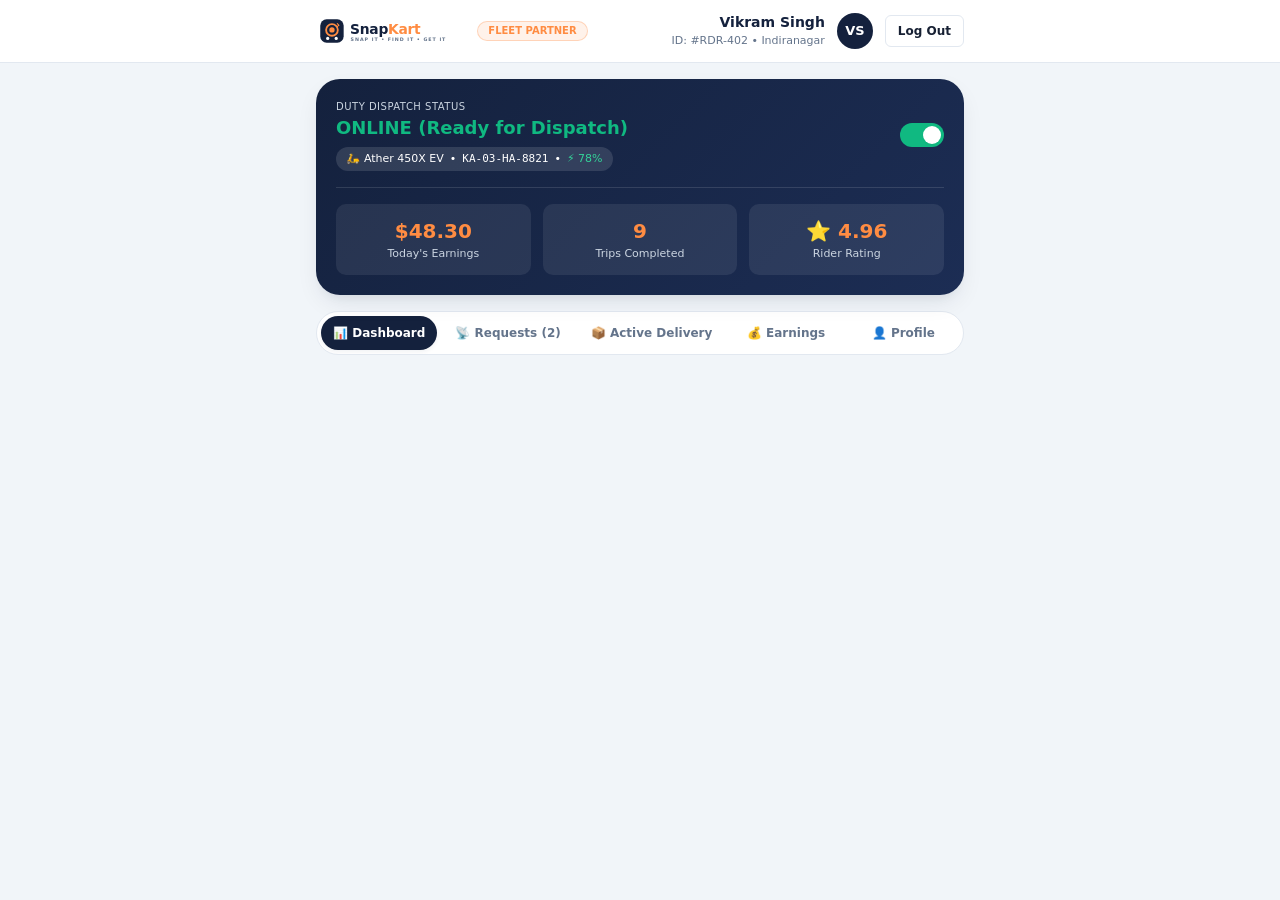
<file: templates/delivery/index.html>
<!DOCTYPE html>
<html lang="en">
<head>
  <meta charset="UTF-8">
  <meta name="viewport" content="width=device-width, initial-scale=1.0">
  <title>SnapKart | Delivery Partner Mobile Console</title>
  
  <!-- Favicon -->
  <link rel="icon" type="image/svg+xml" href="../../static/images/favicon.svg">
  
  <!-- Design System CSS -->
  <link rel="stylesheet" href="../../static/css/variables.css">
  <link rel="stylesheet" href="../../static/css/base.css">
  <link rel="stylesheet" href="../../static/css/components.css">
  <link rel="stylesheet" href="../../static/css/delivery.css">
</head>
<body style="background-color: #F1F5F9;">

  <!-- Delivery Partner Header -->
  <header style="background:var(--color-surface); border-bottom:1px solid var(--color-border); padding:var(--space-3) 0; position:sticky; top:0; z-index:var(--z-sticky);">
    <div class="container" style="max-width: 680px; display:flex; align-items:center; justify-content:space-between;">
      <div style="display:flex; align-items:center; gap:var(--space-3);">
        <img src="../../static/images/logo.svg" alt="SnapKart Logo" style="height:32px;">
        <span class="badge badge-orange" style="font-size:10px;">FLEET PARTNER</span>
      </div>
      <div style="display:flex; align-items:center; gap:var(--space-3);">
        <div style="text-align:right;">
          <div style="font-size:var(--font-size-sm); font-weight:var(--font-weight-bold); color:var(--color-primary);">Vikram Singh</div>
          <div style="font-size:11px; color:var(--color-text-muted);">ID: #RDR-402 • Indiranagar</div>
        </div>
        <div style="width:36px; height:36px; border-radius:50%; background:var(--color-primary); color:white; display:flex; align-items:center; justify-content:center; font-weight:bold; font-size:13px;">
          VS
        </div>
        <a href="../../index.html" class="btn btn-outline btn-sm" title="Log Out and return to role selection">
          Log Out
        </a>
      </div>
    </div>
  </header>

  <!-- Mobile-Optimized Rider Console Main View -->
  <main class="container" style="max-width: 680px; padding-top: var(--space-4); padding-bottom: var(--space-12);">
    
    <!-- Rider Duty & Vehicle Hero Card -->
    <section class="rider-status-card mb-4">
      <div class="rider-duty-toggle">
        <div>
          <span style="font-size:10px; color:#CBD5E1; text-transform:uppercase; letter-spacing:0.05em; display:block;">DUTY DISPATCH STATUS</span>
          <span id="rider-shift-status-text" style="font-size:var(--font-size-lg); font-weight:var(--font-weight-extrabold); color:var(--color-success);">
            ONLINE (Ready for Dispatch)
          </span>
          <div class="vehicle-spec-pill">
            <span>🛵 Ather 450X EV</span> • 
            <span style="font-family:var(--font-mono);">KA-03-HA-8821</span> • 
            <span style="color:#34D399;">⚡ 78%</span>
          </div>
        </div>
        <label class="switch">
          <input type="checkbox" id="rider-shift-toggle" checked>
          <span class="switch-slider"></span>
        </label>
      </div>

      <div class="rider-stats-grid">
        <div class="rider-stat-box">
          <div class="rider-stat-number" id="rider-today-earnings">$48.30</div>
          <div class="rider-stat-label">Today's Earnings</div>
        </div>
        <div class="rider-stat-box">
          <div class="rider-stat-number" id="rider-today-trips">9</div>
          <div class="rider-stat-label">Trips Completed</div>
        </div>
        <div class="rider-stat-box">
          <div class="rider-stat-number">⭐ 4.96</div>
          <div class="rider-stat-label">Rider Rating</div>
        </div>
      </div>
    </section>

    <!-- Rider Navigation Tabs Bar -->
    <div class="rider-nav-tabs">
      <button class="rider-tab-btn active" data-rider-tab="dashboard">📊 Dashboard</button>
      <button class="rider-tab-btn" data-rider-tab="requests">
        📡 Requests (<span id="requests-count-badge">2</span>)
      </button>
      <button class="rider-tab-btn" data-rider-tab="mission">📦 Active Delivery</button>
      <button class="rider-tab-btn" data-rider-tab="earnings">💰 Earnings</button>
      <button class="rider-tab-btn" data-rider-tab="profile">👤 Profile</button>
    </div>

    <!-- Dynamic Content Container -->
    <div id="rider-content-container"></div>

  </main>

  <!-- =========================================================================
       1. Merchant Pickup OTP Modal
       ========================================================================= -->
  <div class="modal-backdrop" id="pickup-otp-modal">
    <div class="modal-dialog" style="max-width: 440px;">
      <div class="modal-header">
        <h3 class="modal-title" style="font-size:1.15rem;">Enter Store Pickup OTP</h3>
        <button class="btn btn-ghost btn-sm" data-close-modal="pickup-otp-modal">✕</button>
      </div>
      <div class="modal-body text-center">
        <div style="font-size:2.5rem; margin-bottom:8px;">🏪</div>
        <p class="text-sm text-muted mb-2">Ask Indiranagar TechHub staff for the 4-digit pickup handover OTP.</p>
        <span class="badge badge-orange mb-3">Expected Demo Code: 8492</span>
        <div class="form-group">
          <input type="text" class="form-control" id="pickup-otp-input" placeholder="Enter 4-digit OTP" style="font-family:var(--font-mono); font-size:1.5rem; text-align:center; letter-spacing:0.2em; font-weight:800;" maxlength="4">
        </div>
      </div>
      <div class="modal-footer">
        <button class="btn btn-outline btn-sm" data-close-modal="pickup-otp-modal">Cancel</button>
        <button class="btn btn-secondary btn-sm" onclick="DeliveryApp.verifyPickupOtp()">Verify & Confirm Handover</button>
      </div>
    </div>
  </div>

  <!-- =========================================================================
       2. Customer Delivery OTP Modal
       ========================================================================= -->
  <div class="modal-backdrop" id="delivery-otp-modal">
    <div class="modal-dialog" style="max-width: 440px;">
      <div class="modal-header">
        <h3 class="modal-title" style="font-size:1.15rem;">Verify Customer Delivery OTP</h3>
        <button class="btn btn-ghost btn-sm" data-close-modal="delivery-otp-modal">✕</button>
      </div>
      <div class="modal-body text-center">
        <div style="font-size:2.5rem; margin-bottom:8px;">🤝</div>
        <p class="text-sm text-muted mb-2">Ask customer Rajesh Kumar for their 4-digit delivery confirmation OTP.</p>
        <span class="badge badge-success mb-3">Expected Demo Code: 6149</span>
        <div class="form-group">
          <input type="text" class="form-control" id="delivery-otp-input" placeholder="Enter 4-digit OTP" style="font-family:var(--font-mono); font-size:1.5rem; text-align:center; letter-spacing:0.2em; font-weight:800;" maxlength="4">
        </div>
      </div>
      <div class="modal-footer">
        <button class="btn btn-outline btn-sm" data-close-modal="delivery-otp-modal">Cancel</button>
        <button class="btn btn-secondary btn-sm" onclick="DeliveryApp.verifyDeliveryOtp()">Complete Delivery & Claim $5.80</button>
      </div>
    </div>
  </div>

  <div id="toast-container"></div>

  <!-- Scripts -->
  <script src="../../static/js/app.js"></script>
  <script src="../../static/js/delivery-data.js"></script>
  <script src="../../static/js/delivery.js"></script>
</body>
</html>
</file>
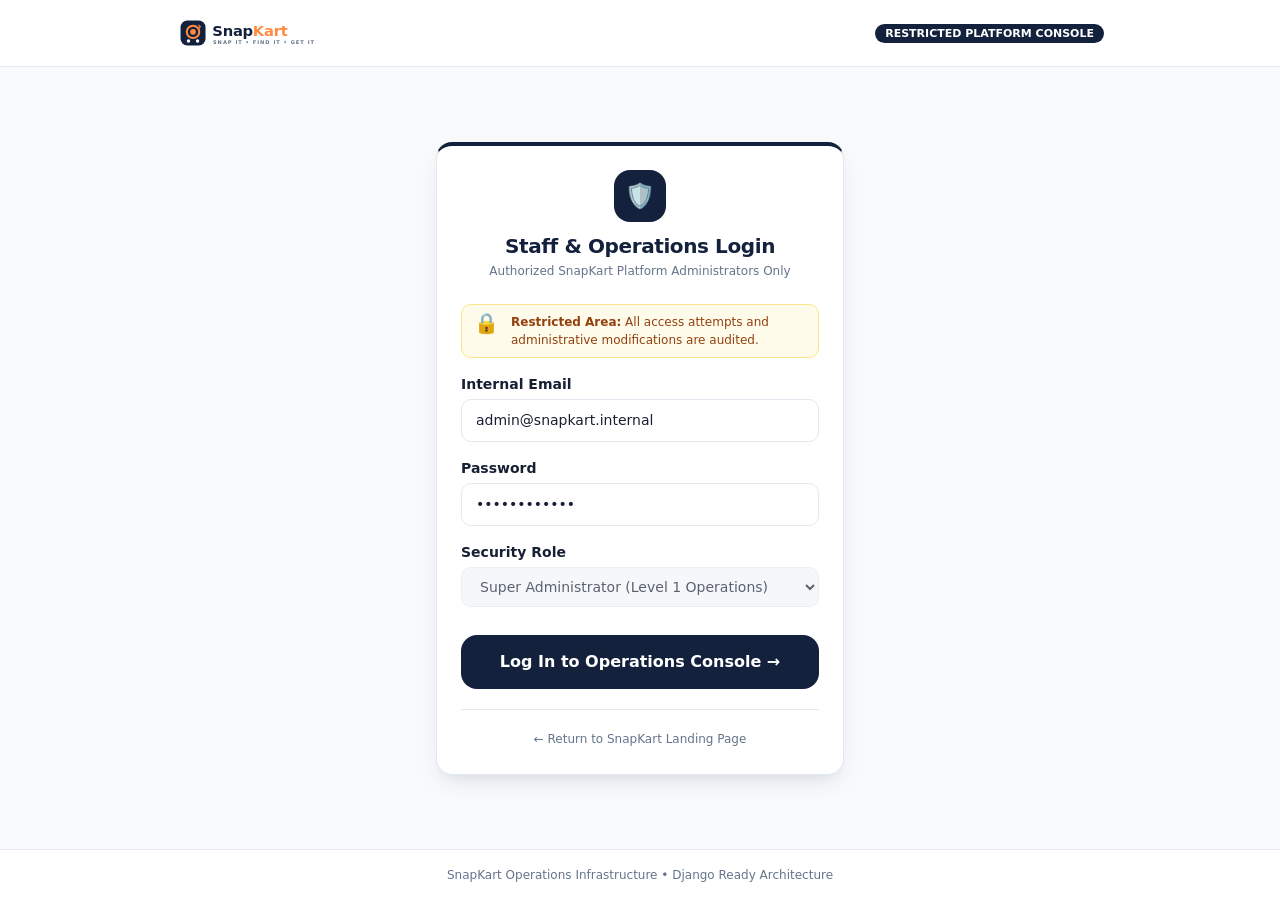
<file: templates/admin/login.html>
<!DOCTYPE html>
<html lang="en">
<head>
  <meta charset="UTF-8">
  <meta name="viewport" content="width=device-width, initial-scale=1.0">
  <title>SnapKart | Admin Authentication</title>
  
  <link rel="icon" type="image/svg+xml" href="../../static/images/favicon.svg">
  <link rel="stylesheet" href="../../static/css/variables.css">
  <link rel="stylesheet" href="../../static/css/base.css">
  <link rel="stylesheet" href="../../static/css/components.css">
  <link rel="stylesheet" href="../../static/css/admin.css">
</head>
<body style="background: var(--color-bg); min-height: 100vh; display: flex; flex-direction: column; justify-content: space-between;">

  <!-- Simple Header -->
  <header style="padding: var(--space-4) 0; border-bottom: 1px solid var(--color-border); background: var(--color-surface);">
    <div class="container" style="max-width: 960px; display: flex; align-items: center; justify-content: space-between;">
      <a href="../../index.html" class="sk-brand" style="text-decoration: none;">
        <img src="../../static/images/logo.svg" alt="SnapKart" style="height: 34px;">
      </a>
      <span class="badge badge-navy" style="font-size: 11px;">RESTRICTED PLATFORM CONSOLE</span>
    </div>
  </header>

  <!-- Login Main -->
  <main class="container" style="max-width: 440px; padding: var(--space-10) var(--space-4);">
    <div class="card p-6" style="box-shadow: var(--shadow-lg); border-top: 4px solid var(--color-primary);">
      
      <div style="text-align: center; margin-bottom: var(--space-6);">
        <div style="width: 52px; height: 52px; border-radius: var(--radius-lg); background: var(--color-primary); color: white; display: inline-flex; align-items: center; justify-content: center; font-size: 24px; margin-bottom: var(--space-3);">
          🛡️
        </div>
        <h2 style="font-size: var(--font-size-xl); margin-bottom: 4px;">Staff & Operations Login</h2>
        <p class="text-xs text-muted" style="margin-bottom: 0;">Authorized SnapKart Platform Administrators Only</p>
      </div>

      <div class="alert alert-warning mb-4" style="font-size: 12px; padding: 0.5rem 0.75rem;">
        <span class="alert-icon">🔒</span>
        <div class="alert-content">
          <strong>Restricted Area:</strong> All access attempts and administrative modifications are audited.
        </div>
      </div>

      <form onsubmit="event.preventDefault(); window.location.href='index.html';">
        <div class="form-group">
          <label class="form-label">Internal Email</label>
          <input type="email" class="form-control" value="admin@snapkart.internal" required>
        </div>

        <div class="form-group">
          <label class="form-label">Password</label>
          <input type="password" class="form-control" value="••••••••••••" required>
        </div>

        <div class="form-group">
          <label class="form-label">Security Role</label>
          <select class="form-select" disabled style="background:#F1F5F9;">
            <option>Super Administrator (Level 1 Operations)</option>
          </select>
        </div>

        <button type="submit" class="btn btn-primary btn-lg" style="width: 100%; margin-top: var(--space-3);">
          Log In to Operations Console →
        </button>
      </form>

      <div style="text-align: center; margin-top: var(--space-5); border-top: 1px solid var(--color-border); padding-top: var(--space-4);">
        <a href="../../index.html" class="text-xs text-muted" style="text-decoration: none;">
          ← Return to SnapKart Landing Page
        </a>
      </div>

    </div>
  </main>

  <!-- Simple Footer -->
  <footer style="padding: var(--space-4) 0; border-top: 1px solid var(--color-border); background: var(--color-surface); text-align: center;">
    <div class="container text-xs text-muted">
      SnapKart Operations Infrastructure • Django Ready Architecture
    </div>
  </footer>

</body>
</html>
</file>
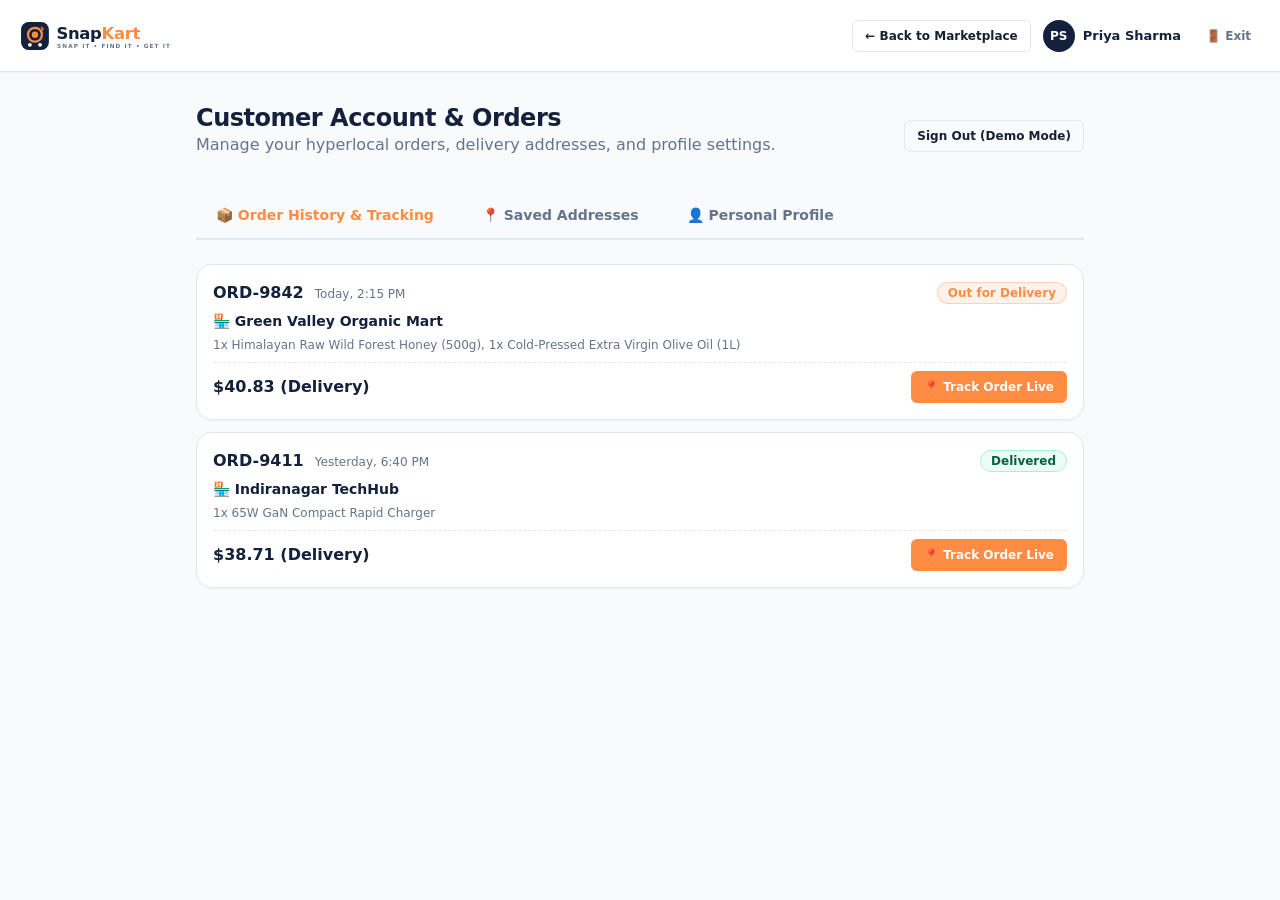
<file: templates/customer/account.html>
<!DOCTYPE html>
<html lang="en">
<head>
  <meta charset="UTF-8">
  <meta name="viewport" content="width=device-width, initial-scale=1.0">
  <title>SnapKart | Customer Account & Order Tracking</title>
  
  <link rel="icon" type="image/svg+xml" href="../../static/images/favicon.svg">
  <link rel="stylesheet" href="../../static/css/variables.css">
  <link rel="stylesheet" href="../../static/css/base.css">
  <link rel="stylesheet" href="../../static/css/components.css">
  <link rel="stylesheet" href="../../static/css/customer.css">
</head>
<body style="background:var(--color-bg);">

  <header class="sk-navbar">
    <div class="container sk-navbar-inner">
      <a href="index.html" class="sk-brand" title="SnapKart Customer Marketplace">
        <img src="../../static/images/logo.svg" alt="SnapKart Logo">
      </a>
      <div style="display:flex; align-items:center; gap:12px;">
        <a href="index.html" class="btn btn-outline btn-sm">← Back to Marketplace</a>
        <div style="display:flex; align-items:center; gap:8px;">
          <div style="width:32px; height:32px; border-radius:50%; background:var(--color-primary); color:white; display:flex; align-items:center; justify-content:center; font-weight:bold; font-size:12px;">
            PS
          </div>
          <span style="font-size:13px; font-weight:700; color:var(--color-primary);" id="account-header-name">Priya Sharma</span>
        </div>
        <a href="../../index.html" class="btn btn-ghost btn-sm" title="Exit to Role Selection" style="color:var(--color-text-muted);">
          🚪 Exit
        </a>
      </div>
    </div>
  </header>

  <main class="container" style="max-width: 920px; padding-top: var(--space-8); padding-bottom: var(--space-12);">
    
    <div style="display:flex; align-items:center; justify-content:space-between; margin-bottom:var(--space-6); flex-wrap:wrap; gap:12px;">
      <div>
        <h2>Customer Account & Orders</h2>
        <p class="text-muted">Manage your hyperlocal orders, delivery addresses, and profile settings.</p>
      </div>
      <button class="btn btn-outline btn-sm" onclick="toggleAuthSimulation()">
        <span id="auth-toggle-label">Sign Out (Demo Mode)</span>
      </button>
    </div>

    <!-- Auth Forms (Shown when logged out) -->
    <div id="auth-container-box" style="display:none;" class="card p-6 mb-8">
      <div style="max-width:440px; margin:0 auto;">
        <div class="account-tabs mb-4" style="justify-content:center;">
          <button class="account-tab-btn active" id="tab-login" onclick="showAuthTab('login')">Sign In</button>
          <button class="account-tab-btn" id="tab-register" onclick="showAuthTab('register')">Create Account</button>
        </div>

        <!-- Login Form -->
        <form id="login-form" onsubmit="event.preventDefault(); CustomerStore.setAuth(true, { name: 'Priya Sharma', email: document.getElementById('login-email').value }); showMainAccountUI();">
          <div class="form-group">
            <label class="form-label">Email or Phone</label>
            <input type="text" class="form-control" id="login-email" value="priya.sharma@example.com" required>
          </div>
          <div class="form-group">
            <label class="form-label">Password</label>
            <input type="password" class="form-control" id="login-password" value="••••••••••••" required>
          </div>
          <button type="submit" class="btn btn-secondary" style="width:100%; margin-top:8px;">Sign In to SnapKart</button>
          <p class="text-xs text-muted" style="text-align:center; margin-top:12px;">Demo login is pre-filled. Press button to sign in.</p>
        </form>

        <!-- Register Form -->
        <form id="register-form" style="display:none;" onsubmit="event.preventDefault(); CustomerStore.setAuth(true, { name: document.getElementById('reg-name').value, email: document.getElementById('reg-email').value }); showMainAccountUI();">
          <div class="form-group">
            <label class="form-label">Full Name</label>
            <input type="text" class="form-control" id="reg-name" required placeholder="John Doe">
          </div>
          <div class="form-group">
            <label class="form-label">Email</label>
            <input type="email" class="form-control" id="reg-email" required placeholder="john@example.com">
          </div>
          <div class="form-group">
            <label class="form-label">Phone Number</label>
            <input type="tel" class="form-control" id="reg-phone" required placeholder="+91 98000 00000">
          </div>
          <div class="form-group">
            <label class="form-label">Create Password</label>
            <input type="password" class="form-control" required placeholder="At least 6 characters">
          </div>
          <button type="submit" class="btn btn-secondary" style="width:100%; margin-top:8px;">Register & Start Shopping</button>
        </form>
      </div>
    </div>

    <!-- Main Account Management UI -->
    <div id="main-account-ui">
      <!-- Navigation Tabs -->
      <div class="account-tabs">
        <button class="account-tab-btn active" id="tab-btn-orders" onclick="switchPageTab('orders')">📦 Order History & Tracking</button>
        <button class="account-tab-btn" id="tab-btn-addresses" onclick="switchPageTab('addresses')">📍 Saved Addresses</button>
        <button class="account-tab-btn" id="tab-btn-profile" onclick="switchPageTab('profile')">👤 Personal Profile</button>
      </div>

      <!-- Tab 1: Orders -->
      <div id="pane-orders">
        <div id="page-orders-list"></div>
      </div>

      <!-- Tab 2: Addresses -->
      <div id="pane-addresses" style="display:none;">
        <div style="display:flex; justify-content:space-between; align-items:center; margin-bottom:var(--space-4);">
          <h4 style="font-size:var(--font-size-base); color:var(--color-primary); margin-bottom:0;">Saved Delivery Locations</h4>
          <button class="btn btn-secondary btn-sm" onclick="SnapKart.openModal('add-address-modal')">+ Add Address</button>
        </div>
        <div id="page-addresses-list"></div>
      </div>

      <!-- Tab 3: Profile -->
      <div id="pane-profile" style="display:none;">
        <div class="card p-6">
          <h4 style="font-size:var(--font-size-base); color:var(--color-primary); margin-bottom:var(--space-4);">Personal Profile</h4>
          <div class="grid-2">
            <div class="form-group">
              <label class="form-label">Full Name</label>
              <input type="text" class="form-control" id="acc-name" value="Priya Sharma">
            </div>
            <div class="form-group">
              <label class="form-label">Email</label>
              <input type="email" class="form-control" id="acc-email" value="priya.sharma@example.com">
            </div>
          </div>
          <div class="grid-2">
            <div class="form-group">
              <label class="form-label">Phone</label>
              <input type="text" class="form-control" id="acc-phone" value="+91 98450 12345">
            </div>
            <div class="form-group">
              <label class="form-label">Default Hub</label>
              <input type="text" class="form-control" value="Indiranagar 100ft Rd" readonly style="background:#F1F5F9;">
            </div>
          </div>
          <div style="display:flex; justify-content:flex-end; margin-top:var(--space-3);">
            <button class="btn btn-secondary btn-sm" onclick="SnapKart.showToast('Profile updated successfully!', 'success')">Save Changes</button>
          </div>
        </div>
      </div>
    </div>

  </main>

  <!-- Add Address Modal -->
  <div class="modal-backdrop" id="add-address-modal">
    <div class="modal-dialog">
      <div class="modal-header">
        <h3 class="modal-title" style="font-size:1.15rem;">Add New Address</h3>
        <button class="btn btn-ghost btn-sm" data-close-modal="add-address-modal">✕</button>
      </div>
      <form onsubmit="event.preventDefault(); CustomerStore.addAddress({ label: document.getElementById('new-addr-label').value, line1: document.getElementById('new-addr-line1').value, city: document.getElementById('new-addr-city').value, pincode: document.getElementById('new-addr-pincode').value }); SnapKart.closeModal('add-address-modal'); renderAddressesPage();">
        <div class="modal-body">
          <div class="form-group">
            <label class="form-label">Address Type</label>
            <select class="form-select" id="new-addr-label">
              <option value="Home">Home 🏠</option>
              <option value="Office">Office 💼</option>
              <option value="Other">Other 📍</option>
            </select>
          </div>
          <div class="form-group">
            <label class="form-label">House / Flat / Street Details</label>
            <input type="text" class="form-control" id="new-addr-line1" required placeholder="e.g. Apt 4B, Silver Oak, 12th Main">
          </div>
          <div class="grid-2">
            <div class="form-group">
              <label class="form-label">Area & City</label>
              <input type="text" class="form-control" id="new-addr-city" required value="Indiranagar, Bangalore">
            </div>
            <div class="form-group">
              <label class="form-label">Postal Code</label>
              <input type="text" class="form-control" id="new-addr-pincode" required value="560038">
            </div>
          </div>
        </div>
        <div class="modal-footer">
          <button type="button" class="btn btn-outline btn-sm" data-close-modal="add-address-modal">Cancel</button>
          <button type="submit" class="btn btn-secondary btn-sm">Save Address</button>
        </div>
      </form>
    </div>
  </div>

  <!-- Live Order Tracker Modal -->
  <div class="modal-backdrop" id="order-tracker-modal">
    <div class="modal-dialog">
      <div class="modal-header">
        <h3 class="modal-title" style="font-size:1.15rem;">Live Order Tracking</h3>
        <button class="btn btn-ghost btn-sm" data-close-modal="order-tracker-modal">✕</button>
      </div>
      <div class="modal-body" id="order-tracker-modal-body"></div>
      <div class="modal-footer">
        <button class="btn btn-outline btn-sm" onclick="SnapKart.showToast('Calling local support (+91 80 4000 8899)...', 'info')">Need Help?</button>
        <button class="btn btn-secondary btn-sm" data-close-modal="order-tracker-modal">Done</button>
      </div>
    </div>
  </div>

  <div id="toast-container"></div>

  <!-- Scripts -->
  <script src="../../static/js/app.js"></script>
  <script src="../../static/js/sample-data.js"></script>
  <script src="../../static/js/customer-store.js"></script>
  <script src="../../static/js/customer.js"></script>
  <script>
    document.addEventListener('DOMContentLoaded', () => {
      renderOrdersPage();
      renderAddressesPage();

      // Check URL query parameters for track=ORD-XXXX
      const urlParams = new URLSearchParams(window.location.search);
      const trackId = urlParams.get('track');
      if (trackId) {
        CustomerUI.openOrderTracker(trackId);
      }
    });

    function switchPageTab(tabKey) {
      document.getElementById('tab-btn-orders').classList.toggle('active', tabKey === 'orders');
      document.getElementById('tab-btn-addresses').classList.toggle('active', tabKey === 'addresses');
      document.getElementById('tab-btn-profile').classList.toggle('active', tabKey === 'profile');

      document.getElementById('pane-orders').style.display = tabKey === 'orders' ? 'block' : 'none';
      document.getElementById('pane-addresses').style.display = tabKey === 'addresses' ? 'block' : 'none';
      document.getElementById('pane-profile').style.display = tabKey === 'profile' ? 'block' : 'none';
    }

    function renderOrdersPage() {
      const orders = CustomerStore.getOrders();
      const container = document.getElementById('page-orders-list');
      if (!container) return;

      if (orders.length === 0) {
        container.innerHTML = '<div class="card p-6 text-center text-muted">No orders found.</div>';
        return;
      }

      container.innerHTML = `
        <div style="display:flex; flex-direction:column; gap:var(--space-3);">
          ${orders.map(ord => `
            <div class="card p-4" style="border:1px solid var(--color-border);">
              <div style="display:flex; align-items:center; justify-content:space-between; margin-bottom:6px;">
                <div>
                  <strong style="color:var(--color-primary);">${ord.id}</strong>
                  <span class="text-xs text-muted" style="margin-left:6px;">${ord.date}</span>
                </div>
                <span class="badge ${ord.statusCode === 'delivered' ? 'badge-success' : 'badge-orange'}">
                  ${ord.status}
                </span>
              </div>

              <div style="font-size:var(--font-size-sm); color:var(--color-primary); font-weight:700; margin-bottom:4px;">
                🏪 ${ord.shopName}
              </div>

              <div class="text-xs text-muted" style="margin-bottom:8px;">
                ${ord.items.map(i => `${i.qty}x ${i.name}`).join(', ')}
              </div>

              <div style="display:flex; align-items:center; justify-content:space-between; border-top:1px dashed var(--color-border); padding-top:8px;">
                <span style="font-weight:800; color:var(--color-primary);">$${ord.total.toFixed(2)} (${ord.fulfillmentType})</span>
                <button class="btn btn-secondary btn-sm" onclick="CustomerUI.openOrderTracker('${ord.id}')">
                  📍 Track Order Live
                </button>
              </div>
            </div>
          `).join('')}
        </div>
      `;
    }

    function renderAddressesPage() {
      const addresses = CustomerStore.getAddresses();
      const container = document.getElementById('page-addresses-list');
      if (!container) return;

      container.innerHTML = `
        <div style="display:flex; flex-direction:column; gap:var(--space-3);">
          ${addresses.map(addr => `
            <div class="card p-4" style="display:flex; align-items:flex-start; justify-content:space-between;">
              <div>
                <div style="display:flex; align-items:center; gap:8px;">
                  <span style="font-size:1.2rem;">${addr.icon}</span>
                  <strong style="color:var(--color-primary);">${addr.label}</strong>
                  ${addr.isDefault ? '<span class="badge badge-success" style="font-size:10px;">Default</span>' : ''}
                </div>
                <p class="text-xs text-muted" style="margin-top:4px; margin-bottom:2px;">${addr.recipient} • ${addr.phone}</p>
                <p class="text-xs text-muted" style="margin-bottom:0;">${addr.line1}, ${addr.city} - ${addr.pincode}</p>
              </div>
              <div style="display:flex; gap:6px;">
                ${!addr.isDefault ? `<button class="btn btn-outline btn-sm" onclick="CustomerStore.setDefaultAddress('${addr.id}'); renderAddressesPage();">Set Default</button>` : ''}
                <button class="btn btn-ghost btn-sm" onclick="CustomerStore.deleteAddress('${addr.id}'); renderAddressesPage();">🗑️</button>
              </div>
            </div>
          `).join('')}
        </div>
      `;
    }

    function toggleAuthSimulation() {
      const auth = CustomerStore.getAuth();
      if (auth.isAuthenticated) {
        CustomerStore.setAuth(false);
        document.getElementById('auth-container-box').style.display = 'block';
        document.getElementById('main-account-ui').style.display = 'none';
        document.getElementById('auth-toggle-label').textContent = 'Sign In';
      } else {
        CustomerStore.setAuth(true);
        showMainAccountUI();
      }
    }

    function showMainAccountUI() {
      document.getElementById('auth-container-box').style.display = 'none';
      document.getElementById('main-account-ui').style.display = 'block';
      document.getElementById('auth-toggle-label').textContent = 'Sign Out (Demo Mode)';
      renderOrdersPage();
      renderAddressesPage();
    }

    function showAuthTab(tab) {
      document.getElementById('tab-login').classList.toggle('active', tab === 'login');
      document.getElementById('tab-register').classList.toggle('active', tab === 'register');
      document.getElementById('login-form').style.display = tab === 'login' ? 'block' : 'none';
      document.getElementById('register-form').style.display = tab === 'register' ? 'block' : 'none';
    }
  </script>
</body>
</html>
</file>
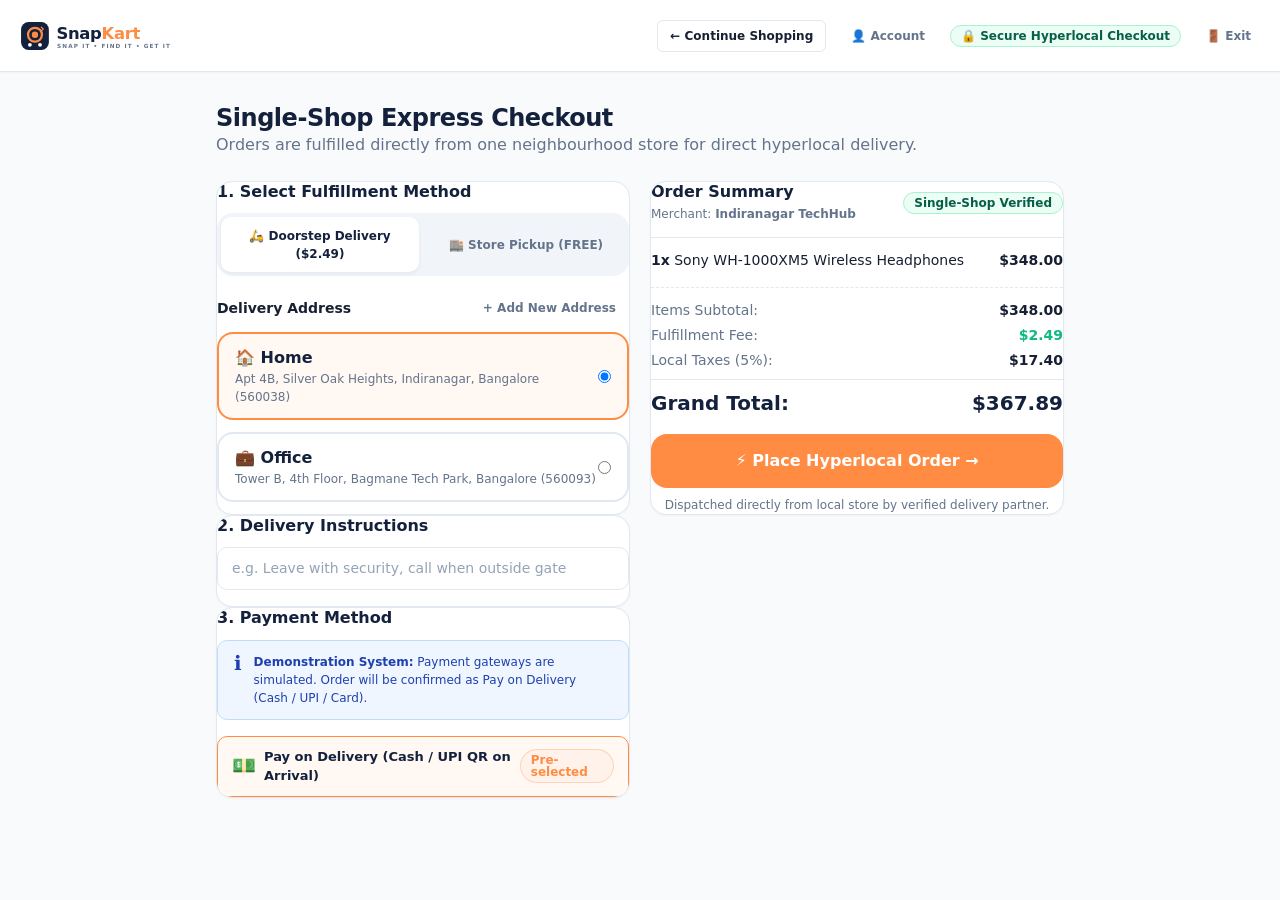
<file: templates/customer/checkout.html>
<!DOCTYPE html>
<html lang="en">
<head>
  <meta charset="UTF-8">
  <meta name="viewport" content="width=device-width, initial-scale=1.0">
  <title>SnapKart | Single-Shop Express Checkout</title>
  
  <link rel="icon" type="image/svg+xml" href="../../static/images/favicon.svg">
  <link rel="stylesheet" href="../../static/css/variables.css">
  <link rel="stylesheet" href="../../static/css/base.css">
  <link rel="stylesheet" href="../../static/css/components.css">
  <link rel="stylesheet" href="../../static/css/customer.css">
</head>
<body style="background:var(--color-bg);">

  <header class="sk-navbar">
    <div class="container sk-navbar-inner">
      <a href="index.html" class="sk-brand" title="SnapKart Customer Marketplace">
        <img src="../../static/images/logo.svg" alt="SnapKart Logo">
      </a>
      <div style="display:flex; align-items:center; gap:12px;">
        <a href="index.html" class="btn btn-outline btn-sm">← Continue Shopping</a>
        <a href="account.html" class="btn btn-ghost btn-sm">👤 Account</a>
        <span class="badge badge-success">🔒 Secure Hyperlocal Checkout</span>
        <a href="../../index.html" class="btn btn-ghost btn-sm" title="Exit to Role Selection" style="color:var(--color-text-muted);">
          🚪 Exit
        </a>
      </div>
    </div>
  </header>

  <main class="container" style="max-width: 880px; padding-top: var(--space-8); padding-bottom: var(--space-12);">
    
    <div style="margin-bottom: var(--space-6);">
      <h2>Single-Shop Express Checkout</h2>
      <p class="text-muted">Orders are fulfilled directly from one neighbourhood store for direct hyperlocal delivery.</p>
    </div>

    <div class="grid-2" style="align-items:start;">
      
      <!-- Left Column: Fulfillment & Address -->
      <div>
        <!-- Fulfillment Mode Selection -->
        <div class="card p-5 mb-5">
          <h4 style="font-size:var(--font-size-base); color:var(--color-primary); margin-bottom:var(--space-3);">1. Select Fulfillment Method</h4>
          
          <div class="fulfillment-pill-group mb-4">
            <button class="fulfillment-pill active" id="btn-delivery-mode" onclick="setCheckoutMode('delivery')">
              🛵 Doorstep Delivery ($2.49)
            </button>
            <button class="fulfillment-pill" id="btn-pickup-mode" onclick="setCheckoutMode('pickup')">
              🏬 Store Pickup (FREE)
            </button>
          </div>

          <div id="checkout-delivery-panel">
            <div style="display:flex; align-items:center; justify-content:space-between; margin-bottom:8px;">
              <label class="form-label mb-0">Delivery Address</label>
              <button class="btn btn-ghost btn-sm" onclick="SnapKart.openModal('add-address-modal')">+ Add New Address</button>
            </div>

            <div id="saved-address-cards-box">
              <!-- Rendered via JS -->
            </div>
          </div>

          <div id="checkout-pickup-panel" style="display:none;">
            <div class="card p-4" style="background:#F0FDF4; border:1px solid #BBF7D0;">
              <span class="badge badge-success mb-2">Self Pickup at Merchant Counter</span>
              <h5 style="color:#065F46; font-size:14px; margin-bottom:4px;">Indiranagar TechHub</h5>
              <p class="text-xs text-muted" style="margin-bottom:6px;">#42, 100 Feet Road, HAL 2nd Stage, Indiranagar</p>
              <p class="text-xs text-muted" style="margin-bottom:0;">Ready for collection within 10 minutes. Zero delivery fee applies.</p>
            </div>
          </div>
        </div>

        <!-- Delivery Notes & Landmark -->
        <div class="card p-5 mb-5">
          <h4 style="font-size:var(--font-size-base); color:var(--color-primary); margin-bottom:var(--space-3);">2. Delivery Instructions</h4>
          <div class="form-group mb-0">
            <input type="text" class="form-control" id="order-delivery-notes" placeholder="e.g. Leave with security, call when outside gate">
          </div>
        </div>

        <!-- Simulated Payment Method -->
        <div class="card p-5">
          <h4 style="font-size:var(--font-size-base); color:var(--color-primary); margin-bottom:var(--space-3);">3. Payment Method</h4>
          <div class="alert alert-info mb-3" style="font-size:12px;">
            <span class="alert-icon">ℹ️</span>
            <div class="alert-content">
              <strong>Demonstration System:</strong> Payment gateways are simulated. Order will be confirmed as Pay on Delivery (Cash / UPI / Card).
            </div>
          </div>
          <div style="padding:10px 14px; border:1.5px solid var(--color-secondary); border-radius:var(--radius-md); background:#FFF8F3; display:flex; align-items:center; justify-content:space-between;">
            <div style="display:flex; align-items:center; gap:8px;">
              <span style="font-size:1.2rem;">💵</span>
              <strong style="font-size:13px; color:var(--color-primary);">Pay on Delivery (Cash / UPI QR on Arrival)</strong>
            </div>
            <span class="badge badge-orange">Pre-selected</span>
          </div>
        </div>
      </div>

      <!-- Right Column: Order Summary & Placement -->
      <div>
        <div class="card p-5" style="position:sticky; top:88px;">
          <div style="display:flex; align-items:center; justify-content:space-between; margin-bottom:var(--space-3); border-bottom:1px solid var(--color-border); padding-bottom:var(--space-3);">
            <div>
              <h4 style="font-size:var(--font-size-base); color:var(--color-primary); margin-bottom:0;">Order Summary</h4>
              <span class="text-xs text-muted">Merchant: <strong id="checkout-shop-name">Indiranagar TechHub</strong></span>
            </div>
            <span class="badge badge-success">Single-Shop Verified</span>
          </div>

          <!-- Items List -->
          <div id="checkout-items-list" style="display:flex; flex-direction:column; gap:8px; margin-bottom:var(--space-4);">
            <!-- Populated via JS -->
          </div>

          <!-- Totals -->
          <div style="border-top:1px dashed var(--color-border); padding-top:var(--space-3); margin-top:var(--space-3);">
            <div style="display:flex; justify-content:space-between; margin-bottom:4px; font-size:var(--font-size-sm);">
              <span class="text-muted">Items Subtotal:</span>
              <span class="font-bold" id="checkout-subtotal">$0.00</span>
            </div>
            <div style="display:flex; justify-content:space-between; margin-bottom:4px; font-size:var(--font-size-sm);">
              <span class="text-muted">Fulfillment Fee:</span>
              <span class="font-bold text-success" id="checkout-delivery-fee">$0.00</span>
            </div>
            <div style="display:flex; justify-content:space-between; margin-bottom:8px; font-size:var(--font-size-sm);">
              <span class="text-muted">Local Taxes (5%):</span>
              <span class="font-bold" id="checkout-tax">$0.00</span>
            </div>
            <div style="display:flex; justify-content:space-between; border-top:1.5px solid var(--color-border); padding-top:8px; font-size:var(--font-size-xl); font-weight:800; color:var(--color-primary); margin-bottom:var(--space-4);">
              <span>Grand Total:</span>
              <span id="checkout-total">$0.00</span>
            </div>

            <button class="btn btn-secondary btn-lg" style="width:100%;" onclick="executeCheckout()">
              ⚡ Place Hyperlocal Order →
            </button>
            <p class="text-xs text-muted" style="text-align:center; margin-top:8px; margin-bottom:0;">
              Dispatched directly from local store by verified delivery partner.
            </p>
          </div>
        </div>
      </div>

    </div>

  </main>

  <!-- Add Address Modal -->
  <div class="modal-backdrop" id="add-address-modal">
    <div class="modal-dialog">
      <div class="modal-header">
        <h3 class="modal-title" style="font-size:1.15rem;">Add New Address</h3>
        <button class="btn btn-ghost btn-sm" data-close-modal="add-address-modal">✕</button>
      </div>
      <form onsubmit="event.preventDefault(); CustomerStore.addAddress({ label: document.getElementById('new-addr-label').value, line1: document.getElementById('new-addr-line1').value, city: document.getElementById('new-addr-city').value, pincode: document.getElementById('new-addr-pincode').value }); SnapKart.closeModal('add-address-modal'); renderCheckoutAddresses();">
        <div class="modal-body">
          <div class="form-group">
            <label class="form-label">Address Type</label>
            <select class="form-select" id="new-addr-label">
              <option value="Home">Home 🏠</option>
              <option value="Office">Office 💼</option>
              <option value="Other">Other 📍</option>
            </select>
          </div>
          <div class="form-group">
            <label class="form-label">House / Flat / Street Details</label>
            <input type="text" class="form-control" id="new-addr-line1" required placeholder="e.g. Apt 4B, Silver Oak, 12th Main">
          </div>
          <div class="grid-2">
            <div class="form-group">
              <label class="form-label">Area & City</label>
              <input type="text" class="form-control" id="new-addr-city" required value="Indiranagar, Bangalore">
            </div>
            <div class="form-group">
              <label class="form-label">Postal Code</label>
              <input type="text" class="form-control" id="new-addr-pincode" required value="560038">
            </div>
          </div>
        </div>
        <div class="modal-footer">
          <button type="button" class="btn btn-outline btn-sm" data-close-modal="add-address-modal">Cancel</button>
          <button type="submit" class="btn btn-secondary btn-sm">Save Address</button>
        </div>
      </form>
    </div>
  </div>

  <div id="toast-container"></div>

  <!-- Scripts -->
  <script src="../../static/js/app.js"></script>
  <script src="../../static/js/sample-data.js"></script>
  <script src="../../static/js/customer-store.js"></script>
  <script src="../../static/js/customer.js"></script>
  <script>
    document.addEventListener('DOMContentLoaded', () => {
      renderCheckoutPage();
    });

    function renderCheckoutPage() {
      const cart = CustomerStore.getCart();
      const calc = CustomerStore.getCartCalculations();
      
      const shopNameEl = document.getElementById('checkout-shop-name');
      if (shopNameEl) shopNameEl.textContent = cart.shopName || 'Indiranagar TechHub';

      const itemsBox = document.getElementById('checkout-items-list');
      if (itemsBox) {
        if (cart.items.length === 0) {
          itemsBox.innerHTML = '<p class="text-sm text-muted">Your cart is empty. <a href="index.html">Add products</a></p>';
        } else {
          itemsBox.innerHTML = cart.items.map(item => `
            <div style="display:flex; justify-content:space-between; font-size:var(--font-size-sm);">
              <span><strong>${item.qty}x</strong> ${item.name}</span>
              <span class="font-bold">$${(item.price * item.qty).toFixed(2)}</span>
            </div>
          `).join('');
        }
      }

      document.getElementById('checkout-subtotal').textContent = `$${calc.subtotal.toFixed(2)}`;
      document.getElementById('checkout-delivery-fee').textContent = `$${calc.deliveryFee.toFixed(2)}`;
      document.getElementById('checkout-tax').textContent = `$${calc.tax.toFixed(2)}`;
      document.getElementById('checkout-total').textContent = `$${calc.total.toFixed(2)}`;

      renderCheckoutAddresses();
    }

    function renderCheckoutAddresses() {
      const addresses = CustomerStore.getAddresses();
      const box = document.getElementById('saved-address-cards-box');
      if (!box) return;

      box.innerHTML = addresses.map(addr => `
        <div class="address-select-card ${addr.isDefault ? 'selected' : ''}" onclick="selectAddressCard(this, '${addr.id}')">
          <div style="display:flex; align-items:center; justify-content:space-between;">
            <div>
              <span style="font-weight:700; color:var(--color-primary);">${addr.icon} ${addr.label}</span>
              <p class="text-xs text-muted" style="margin-bottom:0;">${addr.line1}, ${addr.city} (${addr.pincode})</p>
            </div>
            <input type="radio" name="page_checkout_addr" value="${addr.id}" ${addr.isDefault ? 'checked' : ''}>
          </div>
        </div>
      `).join('');
    }

    function selectAddressCard(element, addrId) {
      document.querySelectorAll('#saved-address-cards-box .address-select-card').forEach(c => c.classList.remove('selected'));
      element.classList.add('selected');
      const radio = element.querySelector('input[type="radio"]');
      if (radio) radio.checked = true;
    }

    function setCheckoutMode(mode) {
      CustomerStore.setFulfillmentType(mode);
      document.getElementById('btn-delivery-mode').classList.toggle('active', mode === 'delivery');
      document.getElementById('btn-pickup-mode').classList.toggle('active', mode === 'pickup');
      document.getElementById('checkout-delivery-panel').style.display = mode === 'delivery' ? 'block' : 'none';
      document.getElementById('checkout-pickup-panel').style.display = mode === 'pickup' ? 'block' : 'none';
      renderCheckoutPage();
    }

    function executeCheckout() {
      const notes = document.getElementById('order-delivery-notes').value;
      const newOrder = CustomerStore.placeOrder({ notes });
      if (newOrder) {
        setTimeout(() => {
          window.location.href = `account.html?track=${newOrder.id}`;
        }, 1200);
      }
    }
  </script>
</body>
</html>
</file>
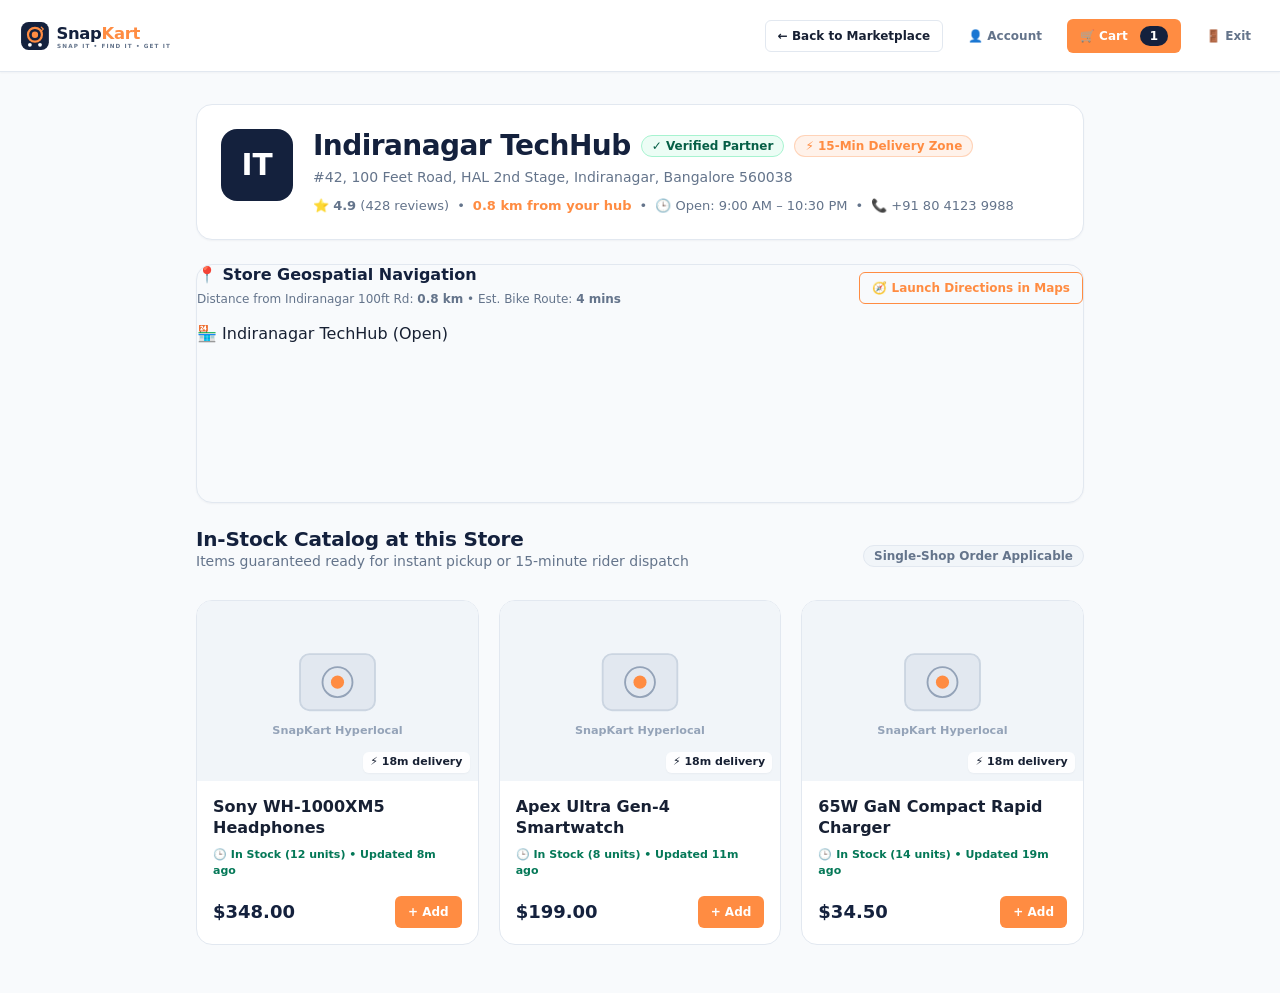
<file: templates/customer/shop-detail.html>
<!DOCTYPE html>
<html lang="en">
<head>
  <meta charset="UTF-8">
  <meta name="viewport" content="width=device-width, initial-scale=1.0">
  <title>SnapKart | Store Details & Local Catalog</title>
  
  <link rel="icon" type="image/svg+xml" href="../../static/images/favicon.svg">
  <link rel="stylesheet" href="../../static/css/variables.css">
  <link rel="stylesheet" href="../../static/css/base.css">
  <link rel="stylesheet" href="../../static/css/components.css">
  <link rel="stylesheet" href="../../static/css/customer.css">
</head>
<body style="background:var(--color-bg);">

  <header class="sk-navbar">
    <div class="container sk-navbar-inner">
      <a href="index.html" class="sk-brand" title="SnapKart Customer Marketplace">
        <img src="../../static/images/logo.svg" alt="SnapKart Logo">
      </a>
      <div style="display:flex; align-items:center; gap:12px;">
        <a href="index.html" class="btn btn-outline btn-sm">← Back to Marketplace</a>
        <a href="account.html" class="btn btn-ghost btn-sm">👤 Account</a>
        <button class="btn btn-secondary btn-sm" onclick="SnapKart.openDrawer('cart-drawer')">
          🛒 Cart <span id="cart-count-badge" class="badge badge-navy" style="margin-left:4px;">1</span>
        </button>
        <a href="../../index.html" class="btn btn-ghost btn-sm" title="Exit to Role Selection" style="color:var(--color-text-muted);">
          🚪 Exit
        </a>
      </div>
    </div>
  </header>

  <main class="container" style="max-width: 920px; padding-top: var(--space-8); padding-bottom: var(--space-12);">
    
    <!-- Store Showcase Header -->
    <div class="card p-6 mb-6">
      <div style="display:flex; gap:var(--space-5); align-items:flex-start; flex-wrap:wrap;">
        <div class="store-avatar" style="width:72px; height:72px; font-size:1.85rem; border-radius:var(--radius-lg);">IT</div>
        <div style="flex-grow:1; min-width:260px;">
          <div style="display:flex; align-items:center; gap:10px; flex-wrap:wrap; margin-bottom:4px;">
            <h2 style="font-size:1.75rem; color:var(--color-primary); margin-bottom:0;">Indiranagar TechHub</h2>
            <span class="badge badge-success">✓ Verified Partner</span>
            <span class="badge badge-orange">⚡ 15-Min Delivery Zone</span>
          </div>
          <p class="text-sm text-muted" style="margin-bottom:8px;">#42, 100 Feet Road, HAL 2nd Stage, Indiranagar, Bangalore 560038</p>
          <div class="store-meta" style="font-size:13px;">
            <span>⭐ <strong>4.9</strong> (428 reviews)</span>
            <span>•</span>
            <span class="text-secondary font-bold">0.8 km from your hub</span>
            <span>•</span>
            <span>🕒 Open: 9:00 AM – 10:30 PM</span>
            <span>•</span>
            <span>📞 +91 80 4123 9988</span>
          </div>
        </div>
      </div>
    </div>

    <!-- Map & Directions Simulation Placeholder -->
    <div class="card p-5 mb-6" style="background:#F8FAFC; border:1px solid var(--color-border);">
      <div style="display:flex; align-items:center; justify-content:space-between; margin-bottom:12px; flex-wrap:wrap; gap:8px;">
        <div>
          <h4 style="font-size:var(--font-size-base); color:var(--color-primary); margin-bottom:2px;">📍 Store Geospatial Navigation</h4>
          <span class="text-xs text-muted">Distance from Indiranagar 100ft Rd: <strong>0.8 km</strong> • Est. Bike Route: <strong>4 mins</strong></span>
        </div>
        <button class="btn btn-outline-secondary btn-sm" onclick="SnapKart.showToast('Launching GPS Navigation to Indiranagar TechHub...', 'info')">
          🧭 Launch Directions in Maps
        </button>
      </div>

      <div class="map-simulation-card" style="height:180px; border-radius:var(--radius-md);">
        <div class="map-hub-pin" style="top:42%; left:48%;">
          🏪 Indiranagar TechHub (Open)
        </div>
        <div class="map-rider-pin" style="top:52%; left:40%;"></div>
      </div>
    </div>

    <!-- Store Products Catalog -->
    <section>
      <div style="display:flex; align-items:center; justify-content:space-between; margin-bottom:var(--space-4);">
        <div>
          <h3>In-Stock Catalog at this Store</h3>
          <p class="text-sm text-muted">Items guaranteed ready for instant pickup or 15-minute rider dispatch</p>
        </div>
        <span class="badge badge-neutral">Single-Shop Order Applicable</span>
      </div>

      <div class="grid-3" id="store-catalog-grid">
        <!-- Product 1 -->
        <div class="product-card">
          <div class="product-image-wrap">
            <div class="product-eta-badge">⚡ 18m delivery</div>
            <img src="../../static/images/placeholder.svg" alt="Sony Headphones">
          </div>
          <div class="product-info">
            <h4 class="product-title">Sony WH-1000XM5 Headphones</h4>
            <div class="stock-freshness-pill mb-2">🕒 In Stock (12 units) • Updated 8m ago</div>
            <div class="product-footer">
              <span class="product-price">$348.00</span>
              <button class="btn btn-secondary btn-sm" onclick="CustomerStore.addToCart(SnapData.products[0], 'shop-1', 348.00)">
                + Add
              </button>
            </div>
          </div>
        </div>

        <!-- Product 2 -->
        <div class="product-card">
          <div class="product-image-wrap">
            <div class="product-eta-badge">⚡ 18m delivery</div>
            <img src="../../static/images/placeholder.svg" alt="Apex Smartwatch">
          </div>
          <div class="product-info">
            <h4 class="product-title">Apex Ultra Gen-4 Smartwatch</h4>
            <div class="stock-freshness-pill mb-2">🕒 In Stock (8 units) • Updated 11m ago</div>
            <div class="product-footer">
              <span class="product-price">$199.00</span>
              <button class="btn btn-secondary btn-sm" onclick="CustomerStore.addToCart(SnapData.products[3], 'shop-1', 199.00)">
                + Add
              </button>
            </div>
          </div>
        </div>

        <!-- Product 3 -->
        <div class="product-card">
          <div class="product-image-wrap">
            <div class="product-eta-badge">⚡ 18m delivery</div>
            <img src="../../static/images/placeholder.svg" alt="Fast Charger">
          </div>
          <div class="product-info">
            <h4 class="product-title">65W GaN Compact Rapid Charger</h4>
            <div class="stock-freshness-pill mb-2">🕒 In Stock (14 units) • Updated 19m ago</div>
            <div class="product-footer">
              <span class="product-price">$34.50</span>
              <button class="btn btn-secondary btn-sm" onclick="CustomerStore.addToCart(SnapData.products[4], 'shop-1', 34.50)">
                + Add
              </button>
            </div>
          </div>
        </div>
      </div>
    </section>

  </main>

  <!-- Cart Slide-Over Drawer -->
  <div class="drawer-backdrop" id="cart-drawer">
    <div class="drawer">
      <div class="drawer-header">
        <h3 style="font-size:1.15rem; color:var(--color-primary);">Hyperlocal Cart</h3>
        <button class="btn btn-ghost btn-sm" data-close-drawer="cart-drawer">✕</button>
      </div>
      <div class="drawer-body" id="drawer-cart-items"></div>
      <div class="drawer-footer">
        <div style="display:flex; justify-content:space-between; margin-bottom:12px; font-weight:800; font-size:var(--font-size-lg); color:var(--color-primary);">
          <span>Total:</span>
          <span id="cart-total">$0.00</span>
        </div>
        <a href="checkout.html" class="btn btn-secondary" style="width:100%; text-align:center;">
          Proceed to Checkout →
        </a>
      </div>
    </div>
  </div>

  <div id="toast-container"></div>

  <!-- Scripts -->
  <script src="../../static/js/app.js"></script>
  <script src="../../static/js/sample-data.js"></script>
  <script src="../../static/js/customer-store.js"></script>
  <script src="../../static/js/customer.js"></script>
</body>
</html>
</file>
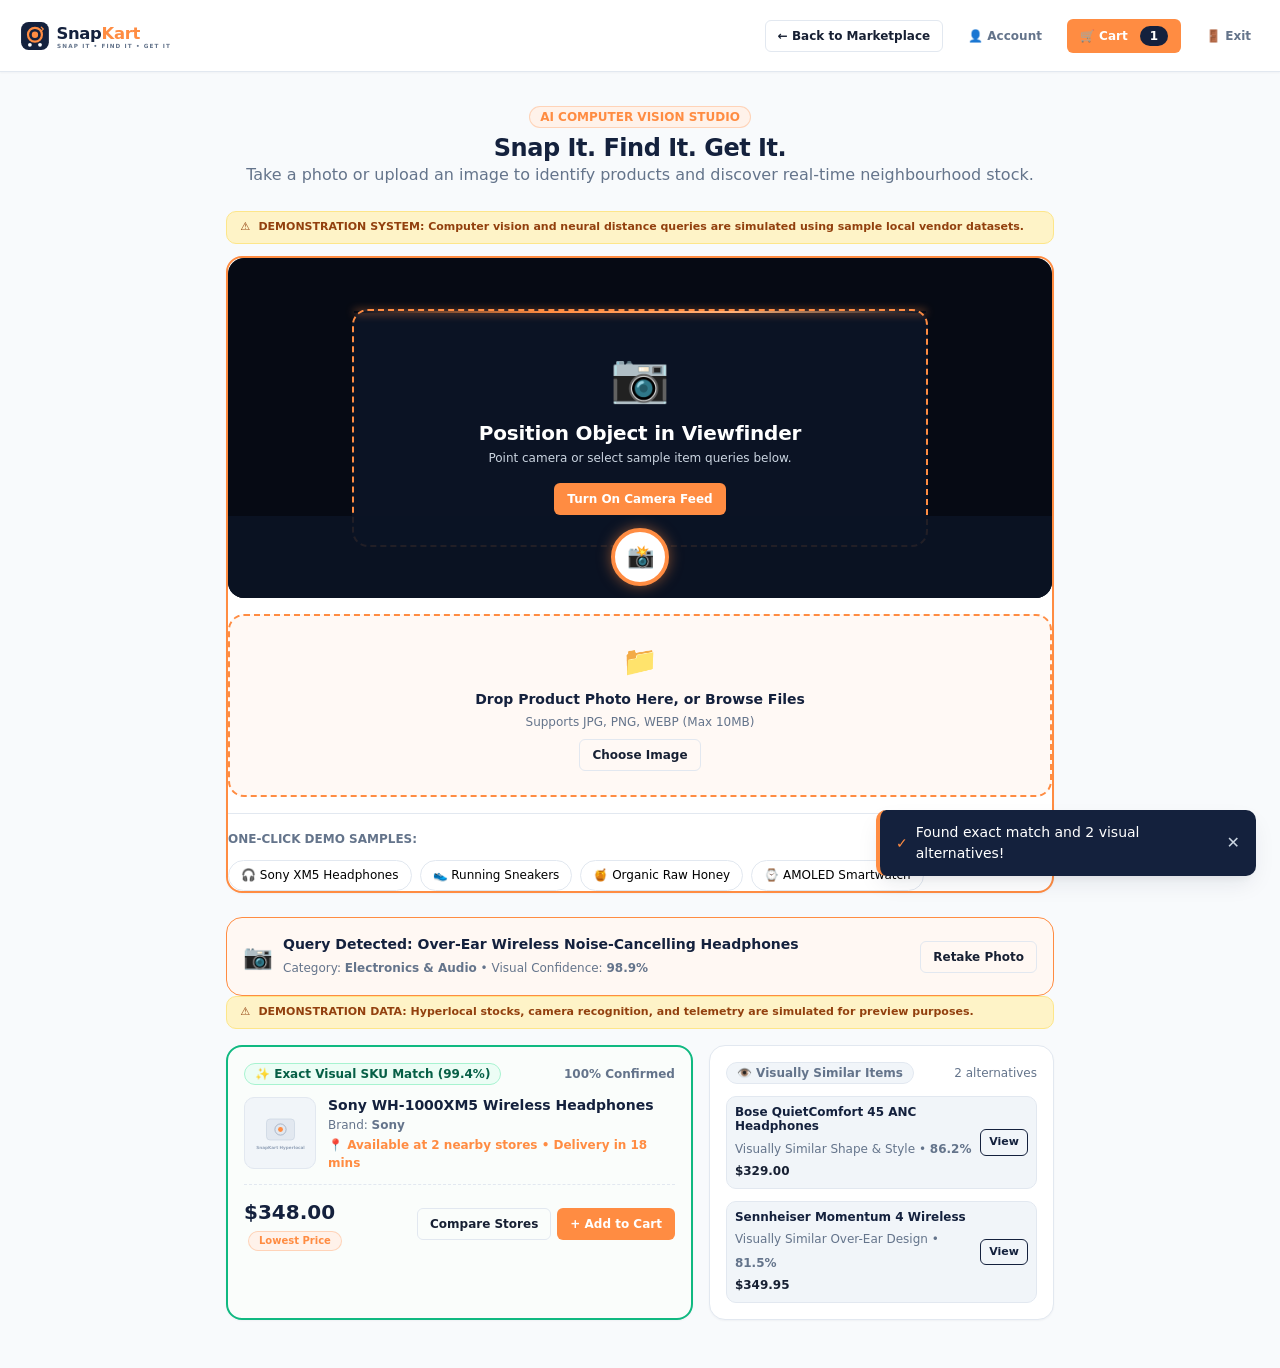
<file: templates/customer/visual-search.html>
<!DOCTYPE html>
<html lang="en">
<head>
  <meta charset="UTF-8">
  <meta name="viewport" content="width=device-width, initial-scale=1.0">
  <title>SnapKart | Visual Search Studio ("Snap It. Find It. Get It.")</title>
  
  <link rel="icon" type="image/svg+xml" href="../../static/images/favicon.svg">
  <link rel="stylesheet" href="../../static/css/variables.css">
  <link rel="stylesheet" href="../../static/css/base.css">
  <link rel="stylesheet" href="../../static/css/components.css">
  <link rel="stylesheet" href="../../static/css/customer.css">
</head>
<body style="background:var(--color-bg);">

  <!-- Header -->
  <header class="sk-navbar">
    <div class="container sk-navbar-inner">
      <a href="index.html" class="sk-brand" title="SnapKart Customer Marketplace">
        <img src="../../static/images/logo.svg" alt="SnapKart Logo">
      </a>
      <div style="display:flex; align-items:center; gap:12px;">
        <a href="index.html" class="btn btn-outline btn-sm">← Back to Marketplace</a>
        <a href="account.html" class="btn btn-ghost btn-sm">👤 Account</a>
        <button class="btn btn-secondary btn-sm" onclick="SnapKart.openDrawer('cart-drawer')">
          🛒 Cart <span id="cart-count-badge" class="badge badge-navy" style="margin-left:4px;">1</span>
        </button>
        <a href="../../index.html" class="btn btn-ghost btn-sm" title="Exit to Role Selection" style="color:var(--color-text-muted);">
          🚪 Exit
        </a>
      </div>
    </div>
  </header>

  <!-- Studio Container -->
  <main class="container" style="max-width: 860px; padding-top: var(--space-8); padding-bottom: var(--space-12);">
    
    <div style="text-align: center; margin-bottom: var(--space-6);">
      <span class="badge badge-orange" style="margin-bottom: 6px;">AI COMPUTER VISION STUDIO</span>
      <h2>Snap It. Find It. Get It.</h2>
      <p class="text-muted">Take a photo or upload an image to identify products and discover real-time neighbourhood stock.</p>
    </div>

    <!-- Demonstration Disclaimer Notice -->
    <div class="demo-data-disclaimer mb-4">
      <span>⚠️</span>
      <span><strong>DEMONSTRATION SYSTEM:</strong> Computer vision and neural distance queries are simulated using sample local vendor datasets.</span>
    </div>

    <!-- Camera / Viewfinder Box -->
    <div class="card p-5 mb-6" style="border: 2px solid var(--color-secondary);">
      <div class="camera-viewfinder-box" id="camera-viewfinder" style="min-height:340px;">
        <video id="camera-video-stream" class="camera-video-feed" playsinline style="display:none;"></video>
        <canvas id="camera-capture-canvas" style="display:none;"></canvas>
        
        <div class="camera-overlay-frame">
          <div class="camera-scanner-laser"></div>
        </div>

        <div id="camera-fallback-msg" style="padding:2rem; text-align:center;">
          <div style="font-size:3rem; margin-bottom:8px;">📷</div>
          <h3 style="color:#FFFFFF; margin-bottom:4px;">Position Object in Viewfinder</h3>
          <p class="text-xs" style="color:#CBD5E1; margin-bottom:16px;">Point camera or select sample item queries below.</p>
          <button class="btn btn-secondary btn-sm" onclick="SnapSearch.startCamera()">Turn On Camera Feed</button>
        </div>

        <div class="camera-controls-bar">
          <button class="shutter-btn" onclick="SnapSearch.captureSnapshot()" title="Capture Snapshot">
            <span style="font-size:22px;">📸</span>
          </button>
        </div>
      </div>

      <!-- File Upload Dropzone -->
      <div class="snap-modal-viewfinder mt-4" id="snap-dropzone" onclick="document.getElementById('snap-file-input').click()">
        <span style="font-size:1.8rem; display:block; margin-bottom:4px;">📁</span>
        <strong style="color:var(--color-primary); font-size:14px;">Drop Product Photo Here, or Browse Files</strong>
        <p class="text-xs text-muted" style="margin-top:2px; margin-bottom:8px;">Supports JPG, PNG, WEBP (Max 10MB)</p>
        <input type="file" id="snap-file-input" style="display:none;" accept="image/*" onchange="SnapSearch.handleImageFile(this.files[0])">
        <button type="button" class="btn btn-outline btn-sm">Choose Image</button>
        <img id="uploaded-preview-img" style="display:none; max-height:100px; margin:10px auto; border-radius:var(--radius-sm);" alt="Preview">
      </div>

      <!-- Demonstration Query Test Chips -->
      <div style="margin-top:var(--space-4); border-top:1px solid var(--color-border); padding-top:var(--space-4);">
        <span class="text-xs font-semibold text-muted" style="display:block; margin-bottom:8px;">ONE-CLICK DEMO SAMPLES:</span>
        <div class="snap-sample-pills">
          <button class="sample-snap-btn" onclick="SnapSearch.runRecognitionAnalysis('headphones')">🎧 Sony XM5 Headphones</button>
          <button class="sample-snap-btn" onclick="SnapSearch.runRecognitionAnalysis('sneakers')">👟 Running Sneakers</button>
          <button class="sample-snap-btn" onclick="SnapSearch.runRecognitionAnalysis('honey')">🍯 Organic Raw Honey</button>
          <button class="sample-snap-btn" onclick="SnapSearch.runRecognitionAnalysis('smartwatch')">⌚ AMOLED Smartwatch</button>
        </div>
      </div>
    </div>

    <!-- Scanner Processing & Results Container -->
    <div id="snap-scanner-view"></div>
    <div id="snap-results-view"></div>

  </main>

  <!-- Cart Slide-Over Drawer -->
  <div class="drawer-backdrop" id="cart-drawer">
    <div class="drawer">
      <div class="drawer-header">
        <h3 style="font-size:1.15rem; color:var(--color-primary);">Hyperlocal Cart</h3>
        <button class="btn btn-ghost btn-sm" data-close-drawer="cart-drawer">✕</button>
      </div>
      <div class="drawer-body" id="drawer-cart-items"></div>
      <div class="drawer-footer">
        <div style="display:flex; justify-content:space-between; margin-bottom:12px; font-weight:800; font-size:var(--font-size-lg); color:var(--color-primary);">
          <span>Total:</span>
          <span id="cart-total">$0.00</span>
        </div>
        <a href="checkout.html" class="btn btn-secondary" style="width:100%; text-align:center;">
          Proceed to Checkout →
        </a>
      </div>
    </div>
  </div>

  <div id="toast-container"></div>

  <!-- Scripts -->
  <script src="../../static/js/app.js"></script>
  <script src="../../static/js/sample-data.js"></script>
  <script src="../../static/js/customer-store.js"></script>
  <script src="../../static/js/visual-search.js"></script>
  <script src="../../static/js/customer.js"></script>
  <script>
    // Auto-trigger sample analysis on page load for instant demo
    document.addEventListener('DOMContentLoaded', () => {
      SnapSearch.runRecognitionAnalysis('headphones');
    });
  </script>
</body>
</html>
</file>
<file: static/css/variables.css>
/**
 * SnapKart Design System Tokens
 * Hyperlocal Visual-Search-Powered Marketplace
 * Brand: Deep Navy (#14213D) & Vibrant Orange (#FF8C42)
 */

:root {
  /* Brand Palette */
  --color-primary: #14213D;
  --color-primary-dark: #0B1324;
  --color-primary-light: #1F325C;
  --color-primary-rgb: 20, 33, 61;

  --color-secondary: #FF8C42;
  --color-secondary-hover: #E6762E;
  --color-secondary-light: #FFF2EA;
  --color-secondary-rgb: 255, 140, 66;

  /* Surfaces & Backgrounds */
  --color-bg: #F8FAFC;
  --color-surface: #FFFFFF;
  --color-surface-alt: #F1F5F9;
  --color-surface-hover: #F8FAFC;

  /* Typography */
  --color-text: #172033;
  --color-text-muted: #64748B;
  --color-text-subtle: #94A3B8;
  --color-text-inverse: #FFFFFF;

  /* Borders & Dividers */
  --color-border: #E2E8F0;
  --color-border-subtle: #F1F5F9;
  --color-border-focus: #CBD5E1;

  /* Semantic Feedback */
  --color-success: #10B981;
  --color-success-bg: #ECFDF5;
  --color-success-border: #A7F3D0;
  --color-success-text: #065F46;

  --color-warning: #F59E0B;
  --color-warning-bg: #FFFBEB;
  --color-warning-border: #FDE68A;
  --color-warning-text: #92400E;

  --color-danger: #EF4444;
  --color-danger-bg: #FEF2F2;
  --color-danger-border: #FECACA;
  --color-danger-text: #991B1B;

  --color-info: #3B82F6;
  --color-info-bg: #EFF6FF;
  --color-info-border: #BFDBFE;
  --color-info-text: #1E40AF;

  /* Typography Scale */
  --font-sans: 'Inter', system-ui, -apple-system, BlinkMacSystemFont, 'Segoe UI', Roboto, Oxygen, Ubuntu, Cantarell, sans-serif;
  --font-mono: ui-monospace, SFMono-Regular, Menlo, Monaco, Consolas, monospace;

  --font-size-xs: 0.75rem;    /* 12px */
  --font-size-sm: 0.875rem;   /* 14px */
  --font-size-base: 1rem;     /* 16px */
  --font-size-lg: 1.125rem;   /* 18px */
  --font-size-xl: 1.25rem;    /* 20px */
  --font-size-2xl: 1.5rem;    /* 24px */
  --font-size-3xl: 1.875rem;  /* 30px */
  --font-size-4xl: 2.25rem;   /* 36px */

  --font-weight-normal: 400;
  --font-weight-medium: 500;
  --font-weight-semibold: 600;
  --font-weight-bold: 700;
  --font-weight-extrabold: 800;

  --line-height-tight: 1.2;
  --line-height-normal: 1.5;
  --line-height-relaxed: 1.7;

  /* Spacing Scale */
  --space-1: 0.25rem;  /* 4px */
  --space-2: 0.5rem;   /* 8px */
  --space-3: 0.75rem;  /* 12px */
  --space-4: 1rem;     /* 16px */
  --space-5: 1.25rem;  /* 20px */
  --space-6: 1.5rem;   /* 24px */
  --space-8: 2rem;     /* 32px */
  --space-10: 2.5rem;  /* 40px */
  --space-12: 3rem;    /* 48px */
  --space-16: 4rem;    /* 64px */

  /* Border Radii */
  --radius-xs: 4px;
  --radius-sm: 6px;
  --radius-md: 10px;
  --radius-lg: 16px;
  --radius-xl: 24px;
  --radius-full: 9999px;

  /* Shadows */
  --shadow-xs: 0 1px 2px rgba(20, 33, 61, 0.04);
  --shadow-sm: 0 2px 4px rgba(20, 33, 61, 0.06);
  --shadow-md: 0 4px 12px rgba(20, 33, 61, 0.08);
  --shadow-lg: 0 10px 25px -5px rgba(20, 33, 61, 0.1), 0 8px 10px -6px rgba(20, 33, 61, 0.06);
  --shadow-xl: 0 20px 35px -5px rgba(20, 33, 61, 0.15);
  --shadow-orange: 0 8px 20px rgba(255, 140, 66, 0.3);
  --shadow-navy: 0 8px 20px rgba(20, 33, 61, 0.25);

  /* Transitions */
  --transition-fast: 150ms cubic-bezier(0.4, 0, 0.2, 1);
  --transition-normal: 250ms cubic-bezier(0.4, 0, 0.2, 1);
  --transition-bounce: 350ms cubic-bezier(0.34, 1.56, 0.64, 1);

  /* Z-Index Hierarchy */
  --z-dropdown: 1000;
  --z-sticky: 1020;
  --z-drawer: 1040;
  --z-backdrop: 1050;
  --z-modal: 1060;
  --z-toast: 1080;
  --z-tooltip: 1090;

  /* Layout Containers */
  --container-sm: 640px;
  --container-md: 768px;
  --container-lg: 1024px;
  --container-xl: 1280px;
  --container-2xl: 1440px;
  --sidebar-width: 260px;
  --navbar-height: 72px;
}
</file>
<file: static/css/base.css>
/**
 * SnapKart Base Styles
 * Resets, Layouts, Typography & Core Utilities
 */

*, *::before, *::after {
  box-sizing: border-box;
  margin: 0;
  padding: 0;
}

html {
  font-size: 16px;
  -webkit-text-size-adjust: 100%;
  scroll-behavior: smooth;
}

body {
  font-family: var(--font-sans);
  font-size: var(--font-size-base);
  line-height: var(--line-height-normal);
  color: var(--color-text);
  background-color: var(--color-bg);
  min-height: 100vh;
  display: flex;
  flex-direction: column;
  -webkit-font-smoothing: antialiased;
  -moz-osx-font-smoothing: grayscale;
}

/* Typography Defaults */
h1, h2, h3, h4, h5, h6 {
  color: var(--color-primary);
  font-weight: var(--font-weight-bold);
  line-height: var(--line-height-tight);
}

h1 { font-size: var(--font-size-3xl); letter-spacing: -0.03em; }
h2 { font-size: var(--font-size-2xl); letter-spacing: -0.02em; }
h3 { font-size: var(--font-size-xl); letter-spacing: -0.01em; }
h4 { font-size: var(--font-size-lg); }
h5 { font-size: var(--font-size-base); }
h6 { font-size: var(--font-size-sm); text-transform: uppercase; letter-spacing: 0.05em; }

p {
  margin-bottom: var(--space-3);
  color: var(--color-text);
}

p.lead {
  font-size: var(--font-size-lg);
  color: var(--color-text-muted);
}

small, .text-sm {
  font-size: var(--font-size-sm);
}

.text-xs {
  font-size: var(--font-size-xs);
}

.text-muted { color: var(--color-text-muted); }
.text-subtle { color: var(--color-text-subtle); }
.text-primary { color: var(--color-primary); }
.text-secondary { color: var(--color-secondary); }
.text-success { color: var(--color-success); }
.text-warning { color: var(--color-warning); }
.text-danger { color: var(--color-danger); }
.text-info { color: var(--color-info); }

.font-medium { font-weight: var(--font-weight-medium); }
.font-semibold { font-weight: var(--font-weight-semibold); }
.font-bold { font-weight: var(--font-weight-bold); }

a {
  color: var(--color-primary);
  text-decoration: none;
  transition: color var(--transition-fast);
}

a:hover {
  color: var(--color-secondary);
}

img, svg {
  display: block;
  max-width: 100%;
  height: auto;
}

button, input, select, textarea {
  font-family: inherit;
  font-size: inherit;
  line-height: inherit;
}

/* Containers */
.container {
  width: 100%;
  max-width: var(--container-xl);
  margin-left: auto;
  margin-right: auto;
  padding-left: var(--space-4);
  padding-right: var(--space-4);
}

.container-fluid {
  width: 100%;
  padding-left: var(--space-6);
  padding-right: var(--space-6);
}

/* Flexbox Utilities */
.d-flex { display: flex; }
.d-inline-flex { display: inline-flex; }
.d-grid { display: grid; }
.d-none { display: none; }
.d-block { display: block; }

.flex-column { flex-direction: column; }
.flex-row { flex-direction: row; }
.flex-wrap { flex-wrap: wrap; }
.flex-grow-1 { flex-grow: 1; }

.align-items-start { align-items: flex-start; }
.align-items-center { align-items: center; }
.align-items-end { align-items: flex-end; }
.justify-content-start { justify-content: flex-start; }
.justify-content-center { justify-content: center; }
.justify-content-end { justify-content: flex-end; }
.justify-content-between { justify-content: space-between; }

.gap-1 { gap: var(--space-1); }
.gap-2 { gap: var(--space-2); }
.gap-3 { gap: var(--space-3); }
.gap-4 { gap: var(--space-4); }
.gap-6 { gap: var(--space-6); }

/* Spacing Utilities */
.m-0 { margin: 0; }
.mt-1 { margin-top: var(--space-1); }
.mt-2 { margin-top: var(--space-2); }
.mt-3 { margin-top: var(--space-3); }
.mt-4 { margin-top: var(--space-4); }
.mt-6 { margin-top: var(--space-6); }
.mt-8 { margin-top: var(--space-8); }

.mb-1 { margin-bottom: var(--space-1); }
.mb-2 { margin-bottom: var(--space-2); }
.mb-3 { margin-bottom: var(--space-3); }
.mb-4 { margin-bottom: var(--space-4); }
.mb-6 { margin-bottom: var(--space-6); }
.mb-8 { margin-bottom: var(--space-8); }

.p-2 { padding: var(--space-2); }
.p-3 { padding: var(--space-3); }
.p-4 { padding: var(--space-4); }
.p-6 { padding: var(--space-6); }

/* Grid Layouts */
.grid-2 {
  display: grid;
  grid-template-columns: repeat(2, 1fr);
  gap: var(--space-5);
}

.grid-3 {
  display: grid;
  grid-template-columns: repeat(3, 1fr);
  gap: var(--space-5);
}

.grid-4 {
  display: grid;
  grid-template-columns: repeat(4, 1fr);
  gap: var(--space-5);
}

@media (max-width: 1024px) {
  .grid-4 { grid-template-columns: repeat(2, 1fr); }
  .grid-3 { grid-template-columns: repeat(2, 1fr); }
}

@media (max-width: 640px) {
  .grid-4, .grid-3, .grid-2 {
    grid-template-columns: 1fr;
  }
}

/* Portal Shell Layout (for Dealer, Delivery, Admin) */
.portal-shell {
  display: flex;
  min-height: 100vh;
}

.portal-sidebar {
  width: var(--sidebar-width);
  background-color: var(--color-primary);
  color: var(--color-text-inverse);
  flex-shrink: 0;
  display: flex;
  flex-direction: column;
  transition: transform var(--transition-normal);
  z-index: var(--z-sticky);
}

.portal-main {
  flex-grow: 1;
  display: flex;
  flex-direction: column;
  background-color: var(--color-bg);
  min-width: 0;
}

.portal-header {
  height: var(--navbar-height);
  background: var(--color-surface);
  border-bottom: 1px solid var(--color-border);
  display: flex;
  align-items: center;
  justify-content: space-between;
  padding: 0 var(--space-6);
  position: sticky;
  top: 0;
  z-index: var(--z-sticky);
}

.portal-content {
  padding: var(--space-6);
  flex-grow: 1;
}

/* Custom Scrollbars */
::-webkit-scrollbar {
  width: 8px;
  height: 8px;
}
::-webkit-scrollbar-track {
  background: var(--color-surface-alt);
}
::-webkit-scrollbar-thumb {
  background: #CBD5E1;
  border-radius: var(--radius-full);
}
::-webkit-scrollbar-thumb:hover {
  background: #94A3B8;
}
</file>
<file: static/css/components.css>
/**
 * SnapKart Common Components
 * Buttons, Forms, Cards, Navbars, Modals, Alerts, Badges & Tables
 */

/* ==========================================================================
   1. Buttons
   ========================================================================== */
.btn {
  display: inline-flex;
  align-items: center;
  justify-content: center;
  gap: var(--space-2);
  padding: 0.625rem 1.25rem;
  font-size: var(--font-size-sm);
  font-weight: var(--font-weight-semibold);
  border-radius: var(--radius-md);
  border: 1px solid transparent;
  cursor: pointer;
  transition: all var(--transition-fast);
  white-space: nowrap;
  user-select: none;
  text-decoration: none;
}

.btn:focus-visible {
  outline: 2px solid var(--color-secondary);
  outline-offset: 2px;
}

.btn:disabled, .btn.disabled {
  opacity: 0.55;
  cursor: not-allowed;
  pointer-events: none;
}

/* Button Variants */
.btn-primary {
  background-color: var(--color-primary);
  color: var(--color-text-inverse);
}
.btn-primary:hover {
  background-color: var(--color-primary-light);
  color: var(--color-text-inverse);
  box-shadow: var(--shadow-sm);
}

.btn-secondary {
  background-color: var(--color-secondary);
  color: #FFFFFF;
}
.btn-secondary:hover {
  background-color: var(--color-secondary-hover);
  color: #FFFFFF;
  box-shadow: var(--shadow-orange);
}

.btn-outline {
  background-color: transparent;
  border-color: var(--color-border);
  color: var(--color-text);
}
.btn-outline:hover {
  background-color: var(--color-surface-alt);
  border-color: var(--color-text-subtle);
}

.btn-outline-primary {
  background-color: transparent;
  border-color: var(--color-primary);
  color: var(--color-primary);
}
.btn-outline-primary:hover {
  background-color: var(--color-primary);
  color: #FFFFFF;
}

.btn-outline-secondary {
  background-color: transparent;
  border-color: var(--color-secondary);
  color: var(--color-secondary);
}
.btn-outline-secondary:hover {
  background-color: var(--color-secondary);
  color: #FFFFFF;
}

.btn-ghost {
  background-color: transparent;
  color: var(--color-text-muted);
}
.btn-ghost:hover {
  background-color: rgba(20, 33, 61, 0.05);
  color: var(--color-primary);
}

.btn-danger {
  background-color: var(--color-danger);
  color: #FFFFFF;
}
.btn-danger:hover {
  background-color: #DC2626;
}

.btn-success {
  background-color: var(--color-success);
  color: #FFFFFF;
}
.btn-success:hover {
  background-color: #059669;
}

/* Button Sizes */
.btn-sm {
  padding: 0.375rem 0.75rem;
  font-size: var(--font-size-xs);
  border-radius: var(--radius-sm);
}
.btn-lg {
  padding: 0.875rem 1.75rem;
  font-size: var(--font-size-base);
  border-radius: var(--radius-lg);
}
.btn-icon {
  width: 40px;
  height: 40px;
  padding: 0;
  border-radius: var(--radius-md);
  flex-shrink: 0;
}
.btn-icon-sm {
  width: 32px;
  height: 32px;
  padding: 0;
  border-radius: var(--radius-sm);
}
.btn-pill {
  border-radius: var(--radius-full);
}

/* ==========================================================================
   2. Badges & Chips
   ========================================================================== */
.badge {
  display: inline-flex;
  align-items: center;
  gap: var(--space-1);
  padding: 0.25rem 0.625rem;
  font-size: var(--font-size-xs);
  font-weight: var(--font-weight-semibold);
  border-radius: var(--radius-full);
  line-height: 1;
}

.badge-navy { background-color: var(--color-primary); color: #FFFFFF; }
.badge-orange { background-color: var(--color-secondary-light); color: var(--color-secondary); border: 1px solid rgba(255,140,66,0.3); }
.badge-success { background-color: var(--color-success-bg); color: var(--color-success-text); border: 1px solid var(--color-success-border); }
.badge-warning { background-color: var(--color-warning-bg); color: var(--color-warning-text); border: 1px solid var(--color-warning-border); }
.badge-danger { background-color: var(--color-danger-bg); color: var(--color-danger-text); border: 1px solid var(--color-danger-border); }
.badge-info { background-color: var(--color-info-bg); color: var(--color-info-text); border: 1px solid var(--color-info-border); }
.badge-neutral { background-color: var(--color-surface-alt); color: var(--color-text-muted); border: 1px solid var(--color-border); }

/* ==========================================================================
   3. Forms & Inputs
   ========================================================================== */
.form-group {
  margin-bottom: var(--space-4);
  display: flex;
  flex-direction: column;
  gap: var(--space-1);
}

.form-label {
  font-size: var(--font-size-sm);
  font-weight: var(--font-weight-semibold);
  color: var(--color-text);
}

.form-control, .form-select, .form-input {
  width: 100%;
  padding: 0.625rem 0.875rem;
  font-size: var(--font-size-sm);
  color: var(--color-text);
  background-color: var(--color-surface);
  border: 1px solid var(--color-border);
  border-radius: var(--radius-md);
  transition: border-color var(--transition-fast), box-shadow var(--transition-fast);
}

.form-control:focus, .form-select:focus, .form-input:focus {
  outline: none;
  border-color: var(--color-secondary);
  box-shadow: 0 0 0 3px rgba(255, 140, 66, 0.15);
}

.form-control::placeholder {
  color: var(--color-text-subtle);
}

/* Switch Toggle */
.switch {
  position: relative;
  display: inline-block;
  width: 44px;
  height: 24px;
  flex-shrink: 0;
}
.switch input {
  opacity: 0;
  width: 0;
  height: 0;
}
.switch-slider {
  position: absolute;
  cursor: pointer;
  top: 0; left: 0; right: 0; bottom: 0;
  background-color: var(--color-border);
  transition: var(--transition-fast);
  border-radius: var(--radius-full);
}
.switch-slider::before {
  position: absolute;
  content: "";
  height: 18px;
  width: 18px;
  left: 3px;
  bottom: 3px;
  background-color: white;
  transition: var(--transition-fast);
  border-radius: 50%;
  box-shadow: var(--shadow-xs);
}
.switch input:checked + .switch-slider {
  background-color: var(--color-success);
}
.switch input:checked + .switch-slider::before {
  transform: translateX(20px);
}

/* ==========================================================================
   4. Universal Portal Switcher Bar
   ========================================================================== */
.portal-switcher-bar {
  background-color: var(--color-primary-dark);
  color: #CBD5E1;
  font-size: var(--font-size-xs);
  padding: 0.35rem var(--space-4);
  border-bottom: 1px solid rgba(255, 255, 255, 0.08);
}
.portal-switcher-content {
  display: flex;
  align-items: center;
  justify-content: space-between;
  flex-wrap: wrap;
  gap: var(--space-2);
}
.portal-nav-links {
  display: flex;
  align-items: center;
  gap: var(--space-2);
  flex-wrap: wrap;
}
.portal-link {
  color: #94A3B8;
  padding: 0.2rem 0.6rem;
  border-radius: var(--radius-sm);
  font-weight: var(--font-weight-medium);
  transition: all var(--transition-fast);
}
.portal-link:hover {
  color: #FFFFFF;
  background-color: rgba(255, 255, 255, 0.1);
}
.portal-link.active {
  color: #FFFFFF;
  background-color: var(--color-secondary);
  font-weight: var(--font-weight-bold);
}

/* ==========================================================================
   5. Main Navigation Bar (Customer)
   ========================================================================== */
.sk-navbar {
  background-color: var(--color-surface);
  border-bottom: 1px solid var(--color-border);
  height: var(--navbar-height);
  position: sticky;
  top: 0;
  z-index: var(--z-sticky);
  box-shadow: var(--shadow-xs);
}
.sk-navbar-inner {
  height: 100%;
  display: flex;
  align-items: center;
  justify-content: space-between;
  gap: var(--space-4);
}
.sk-brand {
  display: flex;
  align-items: center;
  gap: var(--space-2);
  text-decoration: none;
}
.sk-brand img {
  height: 38px;
  width: auto;
}

/* Location Selector Pill */
.location-pill {
  display: flex;
  align-items: center;
  gap: var(--space-2);
  background-color: var(--color-surface-alt);
  padding: 0.45rem 0.85rem;
  border-radius: var(--radius-full);
  font-size: var(--font-size-xs);
  font-weight: var(--font-weight-semibold);
  color: var(--color-primary);
  border: 1px solid var(--color-border);
  cursor: pointer;
  transition: var(--transition-fast);
}
.location-pill:hover {
  border-color: var(--color-secondary);
}

/* Visual Search Bar (Signature Feature) */
.visual-search-wrapper {
  flex: 1;
  max-width: 580px;
  position: relative;
}
.search-input-group {
  display: flex;
  align-items: center;
  background-color: var(--color-surface-alt);
  border: 1.5px solid var(--color-border);
  border-radius: var(--radius-full);
  padding: 0.25rem 0.35rem 0.25rem 1rem;
  transition: all var(--transition-fast);
}
.search-input-group:focus-within {
  background-color: var(--color-surface);
  border-color: var(--color-secondary);
  box-shadow: 0 0 0 3px rgba(255, 140, 66, 0.2);
}
.search-input-group input {
  flex: 1;
  border: none;
  background: transparent;
  font-size: var(--font-size-sm);
  color: var(--color-text);
  outline: none;
  padding-right: var(--space-2);
}
.snap-btn {
  background: linear-gradient(135deg, var(--color-secondary), #FF7315);
  color: #FFFFFF;
  border: none;
  padding: 0.45rem 1rem;
  border-radius: var(--radius-full);
  font-size: var(--font-size-xs);
  font-weight: var(--font-weight-bold);
  display: flex;
  align-items: center;
  gap: var(--space-1);
  cursor: pointer;
  box-shadow: var(--shadow-sm);
  transition: transform var(--transition-fast), box-shadow var(--transition-fast);
}
.snap-btn:hover {
  transform: translateY(-1px);
  box-shadow: var(--shadow-orange);
}

/* ==========================================================================
   6. Cards & Metric Cards
   ========================================================================== */
.card {
  background-color: var(--color-surface);
  border: 1px solid var(--color-border);
  border-radius: var(--radius-lg);
  box-shadow: var(--shadow-xs);
  overflow: hidden;
  transition: transform var(--transition-normal), box-shadow var(--transition-normal);
}

.card:hover {
  box-shadow: var(--shadow-md);
}

.card-header {
  padding: var(--space-4) var(--space-5);
  border-bottom: 1px solid var(--color-border);
  display: flex;
  align-items: center;
  justify-content: space-between;
  background-color: var(--color-surface);
}

.card-body {
  padding: var(--space-5);
}

.card-footer {
  padding: var(--space-3) var(--space-5);
  border-top: 1px solid var(--color-border);
  background-color: var(--color-surface-alt);
}

/* Metric / KPI Card */
.metric-card {
  background-color: var(--color-surface);
  border: 1px solid var(--color-border);
  border-radius: var(--radius-lg);
  padding: var(--space-5);
  display: flex;
  flex-direction: column;
  gap: var(--space-2);
  position: relative;
  overflow: hidden;
}
.metric-card::after {
  content: '';
  position: absolute;
  top: 0; left: 0; right: 0;
  height: 3px;
  background: var(--color-border);
}
.metric-card.accent-navy::after { background: var(--color-primary); }
.metric-card.accent-orange::after { background: var(--color-secondary); }
.metric-card.accent-success::after { background: var(--color-success); }
.metric-card.accent-info::after { background: var(--color-info); }

.metric-header {
  display: flex;
  align-items: center;
  justify-content: space-between;
  color: var(--color-text-muted);
  font-size: var(--font-size-sm);
  font-weight: var(--font-weight-medium);
}
.metric-value {
  font-size: var(--font-size-3xl);
  font-weight: var(--font-weight-extrabold);
  color: var(--color-primary);
  line-height: 1;
}
.metric-trend {
  display: inline-flex;
  align-items: center;
  gap: 2px;
  font-size: var(--font-size-xs);
  font-weight: var(--font-weight-bold);
}
.metric-trend.up { color: var(--color-success); }
.metric-trend.down { color: var(--color-danger); }

/* ==========================================================================
   7. Product Card (Customer Hyperlocal Marketplace)
   ========================================================================== */
.product-card {
  display: flex;
  flex-direction: column;
  background: var(--color-surface);
  border: 1px solid var(--color-border);
  border-radius: var(--radius-lg);
  overflow: hidden;
  transition: transform var(--transition-normal), box-shadow var(--transition-normal);
  position: relative;
}
.product-card:hover {
  transform: translateY(-4px);
  box-shadow: var(--shadow-lg);
  border-color: #CBD5E1;
}

.product-image-wrap {
  position: relative;
  background-color: #F1F5F9;
  height: 180px;
  display: flex;
  align-items: center;
  justify-content: center;
  overflow: hidden;
}
.product-image-wrap img {
  width: 100%;
  height: 100%;
  object-fit: cover;
  transition: transform var(--transition-normal);
}
.product-card:hover .product-image-wrap img {
  transform: scale(1.04);
}
.product-snap-match-badge {
  position: absolute;
  top: var(--space-2);
  left: var(--space-2);
  background: rgba(20, 33, 61, 0.9);
  color: #FF8C42;
  font-size: var(--font-size-xs);
  font-weight: var(--font-weight-bold);
  padding: 0.2rem 0.5rem;
  border-radius: var(--radius-sm);
  backdrop-filter: blur(4px);
  display: flex;
  align-items: center;
  gap: 4px;
}
.product-eta-badge {
  position: absolute;
  bottom: var(--space-2);
  right: var(--space-2);
  background: rgba(255, 255, 255, 0.95);
  color: var(--color-text);
  font-size: 11px;
  font-weight: var(--font-weight-bold);
  padding: 0.15rem 0.45rem;
  border-radius: var(--radius-sm);
  box-shadow: var(--shadow-xs);
}

.product-info {
  padding: var(--space-4);
  display: flex;
  flex-direction: column;
  flex-grow: 1;
}
.product-vendor {
  font-size: var(--font-size-xs);
  color: var(--color-text-muted);
  display: flex;
  align-items: center;
  gap: 4px;
  margin-bottom: var(--space-1);
}
.product-vendor-dist {
  color: var(--color-secondary);
  font-weight: var(--font-weight-bold);
}
.product-title {
  font-size: var(--font-size-base);
  font-weight: var(--font-weight-semibold);
  color: var(--color-text);
  margin-bottom: var(--space-2);
  line-height: 1.3;
}
.product-footer {
  margin-top: auto;
  display: flex;
  align-items: center;
  justify-content: space-between;
  padding-top: var(--space-2);
}
.product-price {
  font-size: var(--font-size-lg);
  font-weight: var(--font-weight-extrabold);
  color: var(--color-primary);
}
.product-old-price {
  font-size: var(--font-size-xs);
  color: var(--color-text-subtle);
  text-decoration: line-through;
  margin-left: 4px;
}

/* ==========================================================================
   8. Tables
   ========================================================================== */
.table-responsive {
  width: 100%;
  overflow-x: auto;
  -webkit-overflow-scrolling: touch;
}
.data-table {
  width: 100%;
  border-collapse: collapse;
  text-align: left;
  font-size: var(--font-size-sm);
}
.data-table th {
  background-color: var(--color-surface-alt);
  color: var(--color-text-muted);
  font-weight: var(--font-weight-bold);
  padding: var(--space-3) var(--space-4);
  border-bottom: 1px solid var(--color-border);
  text-transform: uppercase;
  font-size: 11px;
  letter-spacing: 0.05em;
  white-space: nowrap;
}
.data-table td {
  padding: var(--space-3) var(--space-4);
  border-bottom: 1px solid var(--color-border);
  color: var(--color-text);
  vertical-align: middle;
}
.data-table tr:hover td {
  background-color: rgba(241, 245, 249, 0.5);
}

/* ==========================================================================
   9. Alerts & Banners
   ========================================================================== */
.alert {
  padding: var(--space-3) var(--space-4);
  border-radius: var(--radius-md);
  font-size: var(--font-size-sm);
  display: flex;
  align-items: flex-start;
  gap: var(--space-3);
  margin-bottom: var(--space-4);
  border: 1px solid transparent;
}
.alert-icon {
  font-size: 1.25rem;
  line-height: 1;
}
.alert-content {
  flex-grow: 1;
}
.alert-close {
  background: none;
  border: none;
  font-size: 1.25rem;
  cursor: pointer;
  opacity: 0.6;
}
.alert-close:hover { opacity: 1; }

.alert-success { background-color: var(--color-success-bg); color: var(--color-success-text); border-color: var(--color-success-border); }
.alert-warning { background-color: var(--color-warning-bg); color: var(--color-warning-text); border-color: var(--color-warning-border); }
.alert-danger { background-color: var(--color-danger-bg); color: var(--color-danger-text); border-color: var(--color-danger-border); }
.alert-info { background-color: var(--color-info-bg); color: var(--color-info-text); border-color: var(--color-info-border); }

/* ==========================================================================
   10. Modals
   ========================================================================== */
.modal-backdrop {
  position: fixed;
  top: 0; left: 0; width: 100%; height: 100%;
  background-color: rgba(11, 19, 36, 0.65);
  backdrop-filter: blur(4px);
  z-index: var(--z-backdrop);
  opacity: 0;
  visibility: hidden;
  transition: opacity var(--transition-normal);
  display: flex;
  align-items: center;
  justify-content: center;
  padding: var(--space-4);
}
.modal-backdrop.active {
  opacity: 1;
  visibility: visible;
}
.modal-dialog {
  background: var(--color-surface);
  border-radius: var(--radius-xl);
  max-width: 560px;
  width: 100%;
  max-height: 90vh;
  overflow-y: auto;
  box-shadow: var(--shadow-xl);
  transform: translateY(20px) scale(0.96);
  transition: transform var(--transition-bounce);
}
.modal-backdrop.active .modal-dialog {
  transform: translateY(0) scale(1);
}
.modal-header {
  padding: var(--space-4) var(--space-6);
  border-bottom: 1px solid var(--color-border);
  display: flex;
  align-items: center;
  justify-content: space-between;
}
.modal-title {
  font-size: var(--font-size-xl);
  color: var(--color-primary);
  font-weight: var(--font-weight-bold);
}
.modal-body {
  padding: var(--space-6);
}
.modal-footer {
  padding: var(--space-4) var(--space-6);
  border-top: 1px solid var(--color-border);
  display: flex;
  align-items: center;
  justify-content: flex-end;
  gap: var(--space-3);
  background-color: var(--color-surface-alt);
}

/* Visual Search Camera Modal Specifics */
.snap-modal-viewfinder {
  border: 2px dashed var(--color-secondary);
  border-radius: var(--radius-lg);
  padding: var(--space-6);
  text-align: center;
  background-color: #FFF9F5;
  cursor: pointer;
  transition: all var(--transition-fast);
}
.snap-modal-viewfinder:hover {
  background-color: #FFF2EA;
  border-color: #E6762E;
}
.snap-sample-pills {
  display: flex;
  flex-wrap: wrap;
  gap: var(--space-2);
  margin-top: var(--space-3);
}
.sample-snap-btn {
  background: var(--color-surface);
  border: 1px solid var(--color-border);
  border-radius: var(--radius-full);
  padding: 0.35rem 0.75rem;
  font-size: var(--font-size-xs);
  cursor: pointer;
  transition: var(--transition-fast);
}
.sample-snap-btn:hover {
  border-color: var(--color-secondary);
  color: var(--color-secondary);
}

/* ==========================================================================
   11. Cart Slide-Over Drawer
   ========================================================================== */
.drawer-backdrop {
  position: fixed;
  top: 0; left: 0; width: 100%; height: 100%;
  background: rgba(11, 19, 36, 0.5);
  backdrop-filter: blur(2px);
  z-index: var(--z-backdrop);
  opacity: 0;
  visibility: hidden;
  transition: opacity var(--transition-normal);
}
.drawer-backdrop.active {
  opacity: 1;
  visibility: visible;
}
.drawer {
  position: fixed;
  top: 0; right: 0; bottom: 0;
  width: 100%;
  max-width: 420px;
  background: var(--color-surface);
  box-shadow: var(--shadow-xl);
  z-index: var(--z-drawer);
  transform: translateX(100%);
  transition: transform var(--transition-bounce);
  display: flex;
  flex-direction: column;
}
.drawer-backdrop.active .drawer {
  transform: translateX(0);
}
.drawer-header {
  padding: var(--space-5);
  border-bottom: 1px solid var(--color-border);
  display: flex;
  align-items: center;
  justify-content: space-between;
}
.drawer-body {
  padding: var(--space-5);
  overflow-y: auto;
  flex-grow: 1;
}
.drawer-footer {
  padding: var(--space-5);
  border-top: 1px solid var(--color-border);
  background-color: var(--color-surface-alt);
}

/* Toast Notifications Container */
#toast-container {
  position: fixed;
  bottom: var(--space-6);
  right: var(--space-6);
  z-index: var(--z-toast);
  display: flex;
  flex-direction: column;
  gap: var(--space-2);
  pointer-events: none;
}
.toast {
  pointer-events: auto;
  min-width: 280px;
  max-width: 380px;
  background: var(--color-primary);
  color: #FFFFFF;
  padding: var(--space-3) var(--space-4);
  border-radius: var(--radius-md);
  box-shadow: var(--shadow-lg);
  font-size: var(--font-size-sm);
  display: flex;
  align-items: center;
  justify-content: space-between;
  gap: var(--space-3);
  animation: toastIn 0.3s cubic-bezier(0.34, 1.56, 0.64, 1);
  border-left: 4px solid var(--color-secondary);
}
@keyframes toastIn {
  from { opacity: 0; transform: translateY(20px); }
  to { opacity: 1; transform: translateY(0); }
}

/* Sidebar Navigation Items (Dealer / Delivery / Admin) */
.sidebar-nav {
  list-style: none;
  padding: var(--space-4) var(--space-3);
  display: flex;
  flex-direction: column;
  gap: 4px;
}
.sidebar-link {
  display: flex;
  align-items: center;
  gap: var(--space-3);
  padding: 0.75rem 1rem;
  border-radius: var(--radius-md);
  color: #CBD5E1;
  font-size: var(--font-size-sm);
  font-weight: var(--font-weight-medium);
  transition: all var(--transition-fast);
}
.sidebar-link:hover {
  color: #FFFFFF;
  background-color: rgba(255, 255, 255, 0.08);
}
.sidebar-link.active {
  color: #FFFFFF;
  background-color: var(--color-secondary);
  font-weight: var(--font-weight-bold);
  box-shadow: var(--shadow-sm);
}
.sidebar-icon {
  font-size: 1.1rem;
  width: 20px;
  text-align: center;
}

/* Responsive Mobile Navigation toggles */
.mobile-nav-toggle {
  display: none;
}
@media (max-width: 768px) {
  .mobile-nav-toggle {
    display: inline-flex;
  }
  .portal-sidebar {
    position: fixed;
    top: 0; bottom: 0; left: 0;
    transform: translateX(-100%);
    box-shadow: var(--shadow-xl);
  }
  .portal-sidebar.show {
    transform: translateX(0);
  }
}
</file>
<file: static/css/admin.css>
/**
 * SnapKart Platform Admin Stylesheet
 * Enterprise Hyperlocal Operations Console
 * Brand: Deep Navy (#14213D) & Vibrant Orange (#FF8C42)
 */

/* ==========================================================================
   1. Admin Header, Badges & Pulse Telemetry
   ========================================================================== */
.admin-grid-top {
  display: grid;
  grid-template-columns: repeat(auto-fit, minmax(220px, 1fr));
  gap: var(--space-4);
  margin-bottom: var(--space-6);
}

.health-status-badge {
  display: inline-flex;
  align-items: center;
  gap: 6px;
  padding: 0.35rem 0.75rem;
  background: var(--color-success-bg);
  color: var(--color-success-text);
  border: 1px solid var(--color-success-border);
  border-radius: var(--radius-full);
  font-size: var(--font-size-xs);
  font-weight: var(--font-weight-bold);
}

.pulse-dot {
  width: 8px;
  height: 8px;
  background: var(--color-success);
  border-radius: 50%;
  animation: pulse 1.5s infinite;
}

@keyframes pulse {
  0% { transform: scale(0.95); box-shadow: 0 0 0 0 rgba(16, 185, 129, 0.7); }
  70% { transform: scale(1); box-shadow: 0 0 0 6px rgba(16, 185, 129, 0); }
  100% { transform: scale(0.95); box-shadow: 0 0 0 0 rgba(16, 185, 129, 0); }
}

/* ==========================================================================
   2. Map & Geospatial Telemetry
   ========================================================================== */
.map-simulation-card {
  height: 260px;
  background: #E2E8F0;
  border-radius: var(--radius-lg);
  position: relative;
  overflow: hidden;
  display: flex;
  align-items: center;
  justify-content: center;
  background-image: 
    radial-gradient(#CBD5E1 1.5px, transparent 1.5px),
    radial-gradient(#CBD5E1 1.5px, #F1F5F9 1.5px);
  background-size: 28px 28px;
  background-position: 0 0, 14px 14px;
}
.map-hub-pin {
  position: absolute;
  background: var(--color-primary);
  color: #FFFFFF;
  padding: 4px 10px;
  border-radius: var(--radius-full);
  font-size: 11px;
  font-weight: bold;
  box-shadow: var(--shadow-md);
  border: 2px solid #FFFFFF;
}
.map-rider-pin {
  position: absolute;
  width: 14px;
  height: 14px;
  background: var(--color-secondary);
  border: 2px solid #FFFFFF;
  border-radius: 50%;
  box-shadow: var(--shadow-sm);
  animation: riderMove 4s ease-in-out infinite alternate;
}
@keyframes riderMove {
  0% { transform: translate(0, 0); }
  100% { transform: translate(30px, -20px); }
}

/* ==========================================================================
   3. Search & Filter Toolbars
   ========================================================================== */
.admin-toolbar {
  display: flex;
  align-items: center;
  justify-content: space-between;
  gap: var(--space-3);
  flex-wrap: wrap;
  padding-bottom: var(--space-4);
  margin-bottom: var(--space-4);
  border-bottom: 1px solid var(--color-border);
}

.search-input-wrap {
  position: relative;
  min-width: 260px;
}
.search-input-wrap input {
  padding-left: 32px;
}
.search-input-wrap::before {
  content: '🔍';
  position: absolute;
  left: 10px;
  top: 50%;
  transform: translateY(-50%);
  font-size: 12px;
  pointer-events: none;
}

/* ==========================================================================
   4. Dispute & KYC Approval Cards
   ========================================================================== */
.dispute-item-card {
  border: 1.5px solid #FECACA;
  border-radius: var(--radius-lg);
  background: #FFFBFB;
  padding: var(--space-4);
  margin-bottom: var(--space-3);
  transition: all var(--transition-fast);
}
.dispute-item-card.resolved {
  border-color: var(--color-border);
  background: var(--color-surface);
  opacity: 0.7;
}

.kyc-doc-badge {
  display: inline-flex;
  align-items: center;
  gap: 4px;
  font-size: 11px;
  font-weight: 600;
  padding: 0.2rem 0.5rem;
  background: var(--color-surface-alt);
  border: 1px solid var(--color-border);
  border-radius: var(--radius-sm);
}

/* Audit Logs Timeline */
.audit-log-row {
  display: flex;
  align-items: flex-start;
  gap: var(--space-3);
  padding: var(--space-3) 0;
  border-bottom: 1px solid var(--color-border);
  font-size: var(--font-size-sm);
}
.audit-log-row:last-child {
  border-bottom: none;
}
.audit-action-tag {
  font-family: var(--font-mono);
  font-size: 11px;
  font-weight: 700;
  padding: 2px 6px;
  background: #EFF6FF;
  color: #1E40AF;
  border-radius: var(--radius-xs);
}
</file>
<file: static/css/customer.css>
/**
 * SnapKart Customer Frontend Stylesheet
 * Brand: Deep Navy (#14213D) & Vibrant Orange (#FF8C42)
 * Mobile-First Responsive Design System
 */

/* ==========================================================================
   1. Promotional Banners & Hero Showcase
   ========================================================================== */
.customer-hero {
  background: linear-gradient(135deg, var(--color-primary) 0%, #1E325C 100%);
  color: #FFFFFF;
  padding: var(--space-8) 0 var(--space-10) 0;
  border-radius: 0 0 var(--radius-xl) var(--radius-xl);
  position: relative;
  overflow: hidden;
}
.customer-hero::before {
  content: '';
  position: absolute;
  top: -40%;
  right: -15%;
  width: 520px;
  height: 520px;
  background: radial-gradient(circle, rgba(255,140,66,0.18) 0%, transparent 70%);
  pointer-events: none;
}
.hero-content {
  max-width: 780px;
  margin: 0 auto;
  text-align: center;
  position: relative;
  z-index: 2;
}
.hero-tagline-badge {
  display: inline-flex;
  align-items: center;
  gap: var(--space-2);
  background: rgba(255, 255, 255, 0.12);
  color: var(--color-secondary);
  border: 1px solid rgba(255, 140, 66, 0.45);
  padding: 0.35rem 1rem;
  border-radius: var(--radius-full);
  font-size: var(--font-size-xs);
  font-weight: var(--font-weight-bold);
  letter-spacing: 0.05em;
  margin-bottom: var(--space-3);
  backdrop-filter: blur(8px);
}
.hero-title {
  font-size: clamp(1.85rem, 5vw, 2.85rem);
  color: #FFFFFF;
  line-height: 1.15;
  margin-bottom: var(--space-3);
  font-weight: 800;
}
.hero-title span {
  color: var(--color-secondary);
}
.hero-subtitle {
  font-size: clamp(0.95rem, 2.5vw, 1.15rem);
  color: #CBD5E1;
  margin-bottom: var(--space-5);
  max-width: 620px;
  margin-left: auto;
  margin-right: auto;
}

/* Promotional Card Strip */
.promo-banner-strip {
  display: grid;
  grid-template-columns: repeat(auto-fit, minmax(280px, 1fr));
  gap: var(--space-4);
  margin-bottom: var(--space-8);
}
.promo-card {
  border-radius: var(--radius-xl);
  padding: var(--space-5);
  color: #FFFFFF;
  position: relative;
  overflow: hidden;
  box-shadow: var(--shadow-md);
  display: flex;
  flex-direction: column;
  justify-content: space-between;
  min-height: 160px;
  transition: transform var(--transition-fast);
}
.promo-card:hover {
  transform: translateY(-2px);
  box-shadow: var(--shadow-lg);
}
.promo-badge {
  display: inline-block;
  font-size: 11px;
  font-weight: 800;
  letter-spacing: 0.05em;
  padding: 0.2rem 0.6rem;
  border-radius: var(--radius-full);
  background: rgba(255, 255, 255, 0.2);
  backdrop-filter: blur(4px);
  margin-bottom: var(--space-2);
  align-self: flex-start;
}
.promo-title {
  font-size: var(--font-size-lg);
  font-weight: 800;
  color: #FFFFFF;
  margin-bottom: 4px;
}
.promo-sub {
  font-size: var(--font-size-xs);
  color: #E2E8F0;
  margin-bottom: var(--space-3);
  line-height: 1.4;
}

/* ==========================================================================
   2. Category Quick Scroll & Filter Bar
   ========================================================================== */
.category-strip {
  display: flex;
  align-items: center;
  gap: var(--space-3);
  overflow-x: auto;
  padding: var(--space-2) 0 var(--space-4) 0;
  scrollbar-width: none;
  -webkit-overflow-scrolling: touch;
}
.category-strip::-webkit-scrollbar {
  display: none;
}
.category-chip {
  display: flex;
  align-items: center;
  gap: var(--space-2);
  padding: 0.55rem 1.1rem;
  background: var(--color-surface);
  border: 1.5px solid var(--color-border);
  border-radius: var(--radius-full);
  font-size: var(--font-size-sm);
  font-weight: var(--font-weight-semibold);
  color: var(--color-text);
  white-space: nowrap;
  cursor: pointer;
  transition: all var(--transition-fast);
  box-shadow: var(--shadow-xs);
}
.category-chip:hover {
  border-color: var(--color-secondary);
  color: var(--color-primary);
}
.category-chip.active {
  background: var(--color-primary);
  color: #FFFFFF;
  border-color: var(--color-primary);
  box-shadow: var(--shadow-navy);
}

/* ==========================================================================
   3. Nearby Verified Shops
   ========================================================================== */
.store-card {
  display: flex;
  align-items: flex-start;
  gap: var(--space-4);
  background: var(--color-surface);
  border: 1px solid var(--color-border);
  border-radius: var(--radius-lg);
  padding: var(--space-4);
  transition: all var(--transition-normal);
  cursor: pointer;
}
.store-card:hover {
  transform: translateY(-2px);
  box-shadow: var(--shadow-md);
  border-color: var(--color-secondary);
}
.store-avatar {
  width: 50px;
  height: 50px;
  border-radius: var(--radius-md);
  background: var(--color-primary);
  color: #FFFFFF;
  display: flex;
  align-items: center;
  justify-content: center;
  font-size: 1.25rem;
  font-weight: 800;
  flex-shrink: 0;
}
.store-info {
  flex-grow: 1;
  min-width: 0;
}
.store-title {
  font-size: var(--font-size-base);
  font-weight: 700;
  color: var(--color-primary);
  margin-bottom: 2px;
}
.store-meta {
  font-size: var(--font-size-xs);
  color: var(--color-text-muted);
  display: flex;
  align-items: center;
  gap: var(--space-2);
  flex-wrap: wrap;
  margin-top: 4px;
}

/* ==========================================================================
   4. Multi-Shop Price Comparison Elements
   ========================================================================== */
.compare-shops-box {
  background: var(--color-surface-alt);
  border: 1px solid var(--color-border);
  border-radius: var(--radius-lg);
  padding: var(--space-4);
  margin: var(--space-4) 0;
}
.shop-price-row {
  display: flex;
  align-items: center;
  justify-content: space-between;
  padding: var(--space-3);
  background: var(--color-surface);
  border: 1.5px solid var(--color-border);
  border-radius: var(--radius-md);
  margin-bottom: var(--space-2);
  transition: all var(--transition-fast);
}
.shop-price-row:last-child {
  margin-bottom: 0;
}
.shop-price-row.lowest-price {
  border-color: var(--color-success);
  background: #F0FDF4;
}
.stock-freshness-pill {
  font-size: 11px;
  color: #047857;
  font-weight: 600;
  display: inline-flex;
  align-items: center;
  gap: 4px;
}

/* ==========================================================================
   5. Visual Search Camera & Stream Interface
   ========================================================================== */
.camera-viewfinder-box {
  position: relative;
  background: #0B1324;
  border-radius: var(--radius-lg);
  overflow: hidden;
  min-height: 280px;
  display: flex;
  align-items: center;
  justify-content: center;
  color: #FFFFFF;
}
.camera-video-feed {
  width: 100%;
  height: 100%;
  max-height: 340px;
  object-fit: cover;
}
.camera-overlay-frame {
  position: absolute;
  top: 15%; left: 15%; right: 15%; bottom: 15%;
  border: 2px dashed var(--color-secondary);
  border-radius: var(--radius-lg);
  box-shadow: 0 0 0 9999px rgba(0, 0, 0, 0.45);
  pointer-events: none;
}
.camera-scanner-laser {
  position: absolute;
  top: 0; left: 0; right: 0;
  height: 2px;
  background: linear-gradient(90deg, transparent, #FF8C42, #FFB077, transparent);
  box-shadow: 0 0 8px #FF8C42;
  animation: laserSweep 2s ease-in-out infinite alternate;
}
@keyframes laserSweep {
  0% { top: 5%; }
  100% { top: 95%; }
}
.camera-controls-bar {
  display: flex;
  align-items: center;
  justify-content: center;
  gap: var(--space-4);
  padding: var(--space-3);
  background: rgba(11, 19, 36, 0.9);
  position: absolute;
  bottom: 0; left: 0; right: 0;
}
.shutter-btn {
  width: 58px;
  height: 58px;
  border-radius: 50%;
  background: #FFFFFF;
  border: 4px solid var(--color-secondary);
  cursor: pointer;
  display: flex;
  align-items: center;
  justify-content: center;
  box-shadow: 0 0 14px rgba(255, 140, 66, 0.5);
  transition: transform var(--transition-fast);
}
.shutter-btn:active {
  transform: scale(0.92);
}

/* Demonstration Data Notice Banner */
.demo-data-disclaimer {
  display: flex;
  align-items: center;
  gap: var(--space-2);
  background: #FEF3C7;
  border: 1px solid #FDE68A;
  color: #92400E;
  padding: 0.45rem 0.85rem;
  border-radius: var(--radius-md);
  font-size: 11px;
  font-weight: 600;
  margin-bottom: var(--space-3);
}

/* Results: Exact Match vs Visually Similar Columns */
.match-columns-grid {
  display: grid;
  grid-template-columns: 1.15fr 0.85fr;
  gap: var(--space-4);
  margin-top: var(--space-4);
}
@media (max-width: 768px) {
  .match-columns-grid {
    grid-template-columns: 1fr;
  }
}

/* ==========================================================================
   6. Cart, Single-Shop Enforcement & Checkout
   ========================================================================== */
.fulfillment-pill-group {
  display: grid;
  grid-template-columns: 1fr 1fr;
  gap: var(--space-2);
  background: var(--color-surface-alt);
  padding: 4px;
  border-radius: var(--radius-lg);
  margin-bottom: var(--space-4);
}
.fulfillment-pill {
  padding: 0.6rem 0.75rem;
  border-radius: var(--radius-md);
  text-align: center;
  font-size: var(--font-size-xs);
  font-weight: 700;
  cursor: pointer;
  border: none;
  background: transparent;
  color: var(--color-text-muted);
  transition: all var(--transition-fast);
}
.fulfillment-pill.active {
  background: var(--color-surface);
  color: var(--color-primary);
  box-shadow: var(--shadow-sm);
}

.single-shop-banner {
  background: #EFF6FF;
  border: 1px solid #BFDBFE;
  border-radius: var(--radius-md);
  padding: var(--space-3);
  font-size: var(--font-size-xs);
  color: #1E40AF;
  display: flex;
  align-items: center;
  justify-content: space-between;
  margin-bottom: var(--space-4);
}

.address-select-card {
  border: 2px solid var(--color-border);
  border-radius: var(--radius-lg);
  padding: var(--space-3) var(--space-4);
  cursor: pointer;
  transition: all var(--transition-fast);
  margin-bottom: var(--space-3);
}
.address-select-card.selected {
  border-color: var(--color-secondary);
  background: #FFF8F3;
}

/* ==========================================================================
   7. Customer Account, Orders & Live Tracking Stepper
   ========================================================================== */
.account-tabs {
  display: flex;
  gap: var(--space-2);
  border-bottom: 2px solid var(--color-border);
  margin-bottom: var(--space-6);
  overflow-x: auto;
}
.account-tab-btn {
  padding: 0.75rem 1.25rem;
  border: none;
  background: transparent;
  font-size: var(--font-size-sm);
  font-weight: 600;
  color: var(--color-text-muted);
  cursor: pointer;
  position: relative;
  white-space: nowrap;
}
.account-tab-btn.active {
  color: var(--color-secondary);
}
.account-tab-btn.active::after {
  content: '';
  position: absolute;
  bottom: -2px; left: 0; right: 0;
  height: 2px;
  background: var(--color-secondary);
}

/* Live Order Tracker Timeline */
.order-tracker-timeline {
  display: flex;
  flex-direction: column;
  gap: var(--space-4);
  position: relative;
  padding-left: var(--space-8);
  margin: var(--space-5) 0;
}
.order-tracker-timeline::before {
  content: '';
  position: absolute;
  top: 10px; bottom: 10px; left: 13px;
  width: 2px;
  background: var(--color-border);
}
.order-tracker-step {
  position: relative;
}
.order-tracker-step::before {
  content: '';
  position: absolute;
  left: -27px; top: 2px;
  width: 16px; height: 16px;
  border-radius: 50%;
  background: var(--color-surface);
  border: 3px solid #CBD5E1;
}
.order-tracker-step.done::before {
  border-color: var(--color-success);
  background: var(--color-success);
}
.order-tracker-step.active::before {
  border-color: var(--color-secondary);
  background: #FFFFFF;
  box-shadow: 0 0 0 4px rgba(255, 140, 66, 0.35);
}

/* ==========================================================================
   8. Mobile Bottom Navigation (Responsive Essential)
   ========================================================================== */
.mobile-bottom-nav {
  display: none;
  position: fixed;
  bottom: 0; left: 0; right: 0;
  height: 64px;
  background: var(--color-surface);
  border-top: 1px solid var(--color-border);
  box-shadow: 0 -4px 16px rgba(20, 33, 61, 0.08);
  z-index: var(--z-sticky);
  grid-template-columns: repeat(5, 1fr);
  align-items: center;
}
.bottom-nav-item {
  display: flex;
  flex-direction: column;
  align-items: center;
  justify-content: center;
  gap: 2px;
  color: var(--color-text-muted);
  text-decoration: none;
  font-size: 10px;
  font-weight: 600;
  cursor: pointer;
  padding: 6px 0;
  border: none;
  background: transparent;
  position: relative;
}
.bottom-nav-item:hover, .bottom-nav-item.active {
  color: var(--color-secondary);
}
.bottom-nav-icon {
  font-size: 1.25rem;
  line-height: 1;
}
.bottom-nav-snap-highlight {
  position: relative;
  top: -12px;
  width: 52px;
  height: 52px;
  background: linear-gradient(135deg, var(--color-secondary), #FF7315);
  color: #FFFFFF !important;
  border-radius: 50%;
  display: flex;
  flex-direction: column;
  align-items: center;
  justify-content: center;
  box-shadow: var(--shadow-orange);
  border: 3px solid var(--color-surface);
}

@media (max-width: 768px) {
  body {
    padding-bottom: 74px; /* clearance for sticky bottom nav */
  }
  .mobile-bottom-nav {
    display: grid;
  }
  .visual-search-wrapper {
    display: none; /* replaced by mobile top search bar or snap button */
  }
  .customer-hero {
    padding: var(--space-6) 0 var(--space-8) 0;
  }
}

/* ==========================================================================
   Customer Portal Dedicated Navigation & Location Prompt
   ========================================================================== */
.customer-subnav {
  background-color: var(--color-surface);
  border-bottom: 1px solid var(--color-border);
  padding: 0.4rem 0;
  overflow-x: auto;
  white-space: nowrap;
}
.customer-subnav-inner {
  display: flex;
  align-items: center;
  gap: var(--space-2);
}
.cust-nav-link {
  display: inline-flex;
  align-items: center;
  gap: 6px;
  padding: 0.35rem 0.75rem;
  font-size: var(--font-size-xs);
  font-weight: var(--font-weight-medium);
  color: var(--color-text-muted);
  border-radius: var(--radius-md);
  text-decoration: none;
  transition: all var(--transition-fast);
  background: transparent;
  border: none;
  cursor: pointer;
}
.cust-nav-link:hover {
  color: var(--color-primary);
  background-color: var(--color-surface-alt);
}
.cust-nav-link.active {
  color: var(--color-secondary);
  background-color: rgba(255, 140, 66, 0.1);
  font-weight: var(--font-weight-bold);
}
.location-prompt-card {
  background: linear-gradient(135deg, #FFF7ED 0%, #FFEDD5 100%);
  border: 1.5px solid #FDBA74;
  border-radius: var(--radius-lg);
  padding: var(--space-4) var(--space-5);
  margin-top: var(--space-4);
  margin-bottom: var(--space-4);
  display: flex;
  align-items: center;
  justify-content: space-between;
  flex-wrap: wrap;
  gap: var(--space-3);
  box-shadow: var(--shadow-sm);
}
</file>
<file: static/css/dealer.css>
/**
 * SnapKart Dealer / Vendor Dashboard Stylesheet
 * Brand: Deep Navy (#14213D) & Vibrant Orange (#FF8C42)
 */

/* ==========================================================================
   1. Header, Badges & KPIs
   ========================================================================== */
.dealer-header-badge {
  background: var(--color-surface-alt);
  padding: var(--space-2) var(--space-3);
  border-radius: var(--radius-md);
  border: 1px solid var(--color-border);
  display: flex;
  align-items: center;
  gap: var(--space-3);
}

.store-status-active {
  display: inline-flex;
  align-items: center;
  gap: 6px;
  font-size: var(--font-size-xs);
  font-weight: var(--font-weight-bold);
  color: var(--color-success-text);
}

.status-indicator-dot {
  width: 8px;
  height: 8px;
  border-radius: 50%;
  background: var(--color-success);
  box-shadow: 0 0 0 3px rgba(16, 185, 129, 0.25);
  animation: pulseDot 2s infinite;
}

@keyframes pulseDot {
  0% { transform: scale(0.95); box-shadow: 0 0 0 0 rgba(16, 185, 129, 0.5); }
  70% { transform: scale(1); box-shadow: 0 0 0 6px rgba(16, 185, 129, 0); }
  100% { transform: scale(0.95); box-shadow: 0 0 0 0 rgba(16, 185, 129, 0); }
}

/* Low Stock Alert Banner */
.low-stock-alert-bar {
  background: #FFFBEB;
  border: 1.5px solid #FDE68A;
  border-radius: var(--radius-lg);
  padding: var(--space-4) var(--space-5);
  display: flex;
  align-items: center;
  justify-content: space-between;
  margin-bottom: var(--space-6);
}

/* ==========================================================================
   2. Live Order Dispatch Kanban Pipeline
   ========================================================================== */
.order-pipeline-col {
  background: var(--color-surface-alt);
  border-radius: var(--radius-lg);
  padding: var(--space-4);
  min-height: 480px;
  display: flex;
  flex-direction: column;
  gap: var(--space-3);
  border: 1px dashed var(--color-border);
}

.pipeline-header {
  display: flex;
  align-items: center;
  justify-content: space-between;
  padding-bottom: var(--space-2);
  border-bottom: 2px solid var(--color-border);
}
.pipeline-title {
  font-size: var(--font-size-sm);
  font-weight: var(--font-weight-bold);
  text-transform: uppercase;
  color: var(--color-text);
  letter-spacing: 0.05em;
}

.order-ticket {
  background: var(--color-surface);
  border: 1px solid var(--color-border);
  border-radius: var(--radius-md);
  padding: var(--space-3);
  box-shadow: var(--shadow-xs);
  transition: transform var(--transition-fast), box-shadow var(--transition-fast);
}
.order-ticket:hover {
  transform: translateY(-2px);
  box-shadow: var(--shadow-sm);
}

.order-ticket-header {
  display: flex;
  align-items: center;
  justify-content: space-between;
  margin-bottom: var(--space-2);
}
.order-id {
  font-weight: var(--font-weight-extrabold);
  color: var(--color-primary);
  font-size: var(--font-size-sm);
}
.order-timer {
  font-size: var(--font-size-xs);
  color: var(--color-secondary);
  font-weight: var(--font-weight-bold);
}
.order-items-summary {
  font-size: var(--font-size-xs);
  color: var(--color-text);
  margin-bottom: var(--space-2);
  line-height: 1.4;
}
.order-actions {
  display: flex;
  gap: var(--space-2);
  margin-top: var(--space-2);
  flex-wrap: wrap;
}

/* ==========================================================================
   3. Inventory & Product Management Tables
   ========================================================================== */
.inventory-stock-ctrl {
  display: flex;
  align-items: center;
  gap: 4px;
}
.inventory-stock-btn {
  width: 26px;
  height: 26px;
  display: flex;
  align-items: center;
  justify-content: center;
  background: var(--color-surface-alt);
  border: 1px solid var(--color-border);
  border-radius: var(--radius-sm);
  cursor: pointer;
  font-weight: bold;
}
.inventory-stock-btn:hover {
  background: var(--color-secondary-light);
  border-color: var(--color-secondary);
}
.inventory-stock-input {
  width: 52px;
  text-align: center;
  padding: 2px 4px;
  font-size: var(--font-size-xs);
  font-weight: 700;
  border: 1px solid var(--color-border);
  border-radius: var(--radius-sm);
}

.filter-tab-pill {
  padding: 0.4rem 0.85rem;
  border-radius: var(--radius-full);
  font-size: var(--font-size-xs);
  font-weight: 600;
  border: 1px solid var(--color-border);
  background: var(--color-surface);
  cursor: pointer;
  transition: all var(--transition-fast);
}
.filter-tab-pill.active {
  background: var(--color-primary);
  color: #FFFFFF;
  border-color: var(--color-primary);
}

/* ==========================================================================
   4. In-Store Reservations (Click & Collect)
   ========================================================================== */
.reservation-card {
  border: 1.5px solid var(--color-border);
  border-radius: var(--radius-lg);
  padding: var(--space-4);
  background: var(--color-surface);
  transition: all var(--transition-fast);
}
.reservation-card:hover {
  border-color: var(--color-secondary);
  box-shadow: var(--shadow-sm);
}
.pickup-code-badge {
  font-family: var(--font-mono);
  font-size: 1.1rem;
  font-weight: 800;
  letter-spacing: 0.1em;
  padding: 0.2rem 0.6rem;
  background: #FFF2EA;
  color: var(--color-secondary);
  border: 1px dashed var(--color-secondary);
  border-radius: var(--radius-sm);
}

/* ==========================================================================
   5. Finance & Settlements
   ========================================================================== */
.finance-stats-grid {
  display: grid;
  grid-template-columns: repeat(auto-fit, minmax(220px, 1fr));
  gap: var(--space-4);
  margin-bottom: var(--space-6);
}

.commission-breakdown-box {
  background: var(--color-surface-alt);
  border: 1px solid var(--color-border);
  border-radius: var(--radius-lg);
  padding: var(--space-4);
}

/* ==========================================================================
   6. Verification & Shop Profile Badges
   ========================================================================== */
.verification-status-banner {
  display: flex;
  align-items: center;
  justify-content: space-between;
  padding: var(--space-3) var(--space-5);
  border-radius: var(--radius-md);
  margin-bottom: var(--space-6);
}
.verification-status-banner.verified {
  background: #ECFDF5;
  border: 1px solid #A7F3D0;
  color: #065F46;
}
.verification-status-banner.pending {
  background: #FFFBEB;
  border: 1px solid #FDE68A;
  color: #92400E;
}

/* Variants Builder */
.variant-chip {
  display: inline-flex;
  align-items: center;
  gap: 6px;
  padding: 0.25rem 0.6rem;
  background: var(--color-surface-alt);
  border: 1px solid var(--color-border);
  border-radius: var(--radius-md);
  font-size: var(--font-size-xs);
  font-weight: 600;
}
</file>
<file: static/css/delivery.css>
/**
 * SnapKart Delivery Partner Interface Stylesheet
 * Mobile-First Responsive Driver UX
 * Brand: Deep Navy (#14213D) & Vibrant Orange (#FF8C42)
 */

/* ==========================================================================
   1. Rider Status & Vehicle Hero Card
   ========================================================================== */
.rider-status-card {
  background: linear-gradient(135deg, var(--color-primary), #1C2D54);
  color: #FFFFFF;
  border-radius: var(--radius-xl);
  padding: var(--space-5);
  box-shadow: var(--shadow-lg);
  position: relative;
  overflow: hidden;
}

.rider-duty-toggle {
  display: flex;
  align-items: center;
  justify-content: space-between;
  padding-bottom: var(--space-4);
  border-bottom: 1px solid rgba(255, 255, 255, 0.12);
}

.rider-stats-grid {
  display: grid;
  grid-template-columns: repeat(3, 1fr);
  gap: var(--space-3);
  padding-top: var(--space-4);
  text-align: center;
}
.rider-stat-box {
  background: rgba(255, 255, 255, 0.08);
  border-radius: var(--radius-md);
  padding: var(--space-3);
}
.rider-stat-number {
  font-size: var(--font-size-xl);
  font-weight: 800;
  color: var(--color-secondary);
}
.rider-stat-label {
  font-size: 11px;
  color: #CBD5E1;
}

/* Vehicle Badge */
.vehicle-spec-pill {
  display: inline-flex;
  align-items: center;
  gap: 6px;
  background: rgba(255, 255, 255, 0.12);
  padding: 0.25rem 0.65rem;
  border-radius: var(--radius-full);
  font-size: 11px;
  color: #FFFFFF;
  margin-top: 6px;
}

/* ==========================================================================
   2. Incoming Delivery Request (Broadcast Offer)
   ========================================================================== */
.incoming-request-card {
  border: 2px solid var(--color-secondary);
  border-radius: var(--radius-xl);
  background: #FFFDFB;
  box-shadow: var(--shadow-orange);
  padding: var(--space-4) var(--space-5);
  position: relative;
  animation: pulseCard 1.8s infinite alternate;
}
@keyframes pulseCard {
  0% { box-shadow: 0 4px 15px rgba(255, 140, 66, 0.2); }
  100% { box-shadow: 0 8px 25px rgba(255, 140, 66, 0.4); }
}

.request-timer-bar {
  height: 4px;
  background: var(--color-secondary);
  border-radius: var(--radius-full);
  width: 100%;
  margin-top: 8px;
  animation: timerDrain 30s linear forwards;
}
@keyframes timerDrain {
  from { width: 100%; }
  to { width: 0%; }
}

/* ==========================================================================
   3. Active Mission Card & Stepper
   ========================================================================== */
.delivery-mission-card {
  border: 2px solid var(--color-secondary);
  border-radius: var(--radius-xl);
  background: var(--color-surface);
  overflow: hidden;
  box-shadow: var(--shadow-md);
  margin-bottom: var(--space-6);
}

.mission-header {
  background: #FFF3EB;
  padding: var(--space-4) var(--space-5);
  display: flex;
  align-items: center;
  justify-content: space-between;
}

.stepper-timeline {
  display: flex;
  flex-direction: column;
  gap: var(--space-4);
  position: relative;
  padding-left: var(--space-8);
  margin: var(--space-4) 0;
}
.stepper-timeline::before {
  content: '';
  position: absolute;
  top: 10px; bottom: 10px; left: 14px;
  width: 2px;
  background: var(--color-border);
}
.step-point {
  position: relative;
}
.step-point::before {
  content: '';
  position: absolute;
  left: -26px; top: 2px;
  width: 16px; height: 16px;
  border-radius: 50%;
  background: var(--color-surface);
  border: 3px solid #CBD5E1;
}
.step-point.completed::before {
  border-color: var(--color-success);
  background: var(--color-success);
}
.step-point.active::before {
  border-color: var(--color-secondary);
  background: #FFFFFF;
  box-shadow: 0 0 0 4px rgba(255, 140, 66, 0.35);
}

.delivery-action-tray {
  display: grid;
  grid-template-columns: 1fr 1fr;
  gap: var(--space-3);
  padding: var(--space-4);
  background: var(--color-surface-alt);
}

/* ==========================================================================
   4. Map & Navigation Placeholder
   ========================================================================== */
.rider-map-view {
  height: 220px;
  background: #E2E8F0;
  border-radius: var(--radius-lg);
  position: relative;
  overflow: hidden;
  display: flex;
  align-items: center;
  justify-content: center;
  background-image: 
    radial-gradient(#CBD5E1 1.5px, transparent 1.5px),
    radial-gradient(#CBD5E1 1.5px, #F1F5F9 1.5px);
  background-size: 26px 26px;
}
.route-line-svg {
  position: absolute;
  width: 100%;
  height: 100%;
  pointer-events: none;
}

/* Navigation step guidance banner */
.nav-turn-instruction {
  background: var(--color-primary);
  color: #FFFFFF;
  border-radius: var(--radius-md);
  padding: var(--space-3) var(--space-4);
  display: flex;
  align-items: center;
  gap: 12px;
  margin-top: 10px;
}

/* ==========================================================================
   5. OTP Verification Boxes
   ========================================================================== */
.otp-digit-inputs {
  display: flex;
  gap: 8px;
  justify-content: center;
  margin: var(--space-4) 0;
}
.otp-box {
  width: 52px;
  height: 58px;
  text-align: center;
  font-size: 1.5rem;
  font-weight: 800;
  font-family: var(--font-mono);
  border: 2px solid var(--color-border);
  border-radius: var(--radius-md);
}
.otp-box:focus {
  border-color: var(--color-secondary);
  outline: none;
}

/* ==========================================================================
   6. Rider Tab Bar
   ========================================================================== */
.rider-nav-tabs {
  display: flex;
  gap: 6px;
  background: var(--color-surface);
  border: 1px solid var(--color-border);
  border-radius: var(--radius-full);
  padding: 4px;
  margin-bottom: var(--space-5);
  overflow-x: auto;
}
.rider-tab-btn {
  flex: 1;
  padding: 0.5rem 0.75rem;
  border: none;
  background: transparent;
  font-size: 12px;
  font-weight: 700;
  color: var(--color-text-muted);
  border-radius: var(--radius-full);
  cursor: pointer;
  white-space: nowrap;
  transition: all var(--transition-fast);
  text-align: center;
}
.rider-tab-btn.active {
  background: var(--color-primary);
  color: #FFFFFF;
  box-shadow: var(--shadow-sm);
}

/* Document cards */
.doc-card {
  display: flex;
  align-items: center;
  justify-content: space-between;
  padding: var(--space-3) var(--space-4);
  border: 1px solid var(--color-border);
  border-radius: var(--radius-md);
  background: var(--color-surface);
  margin-bottom: var(--space-3);
}
</file>
